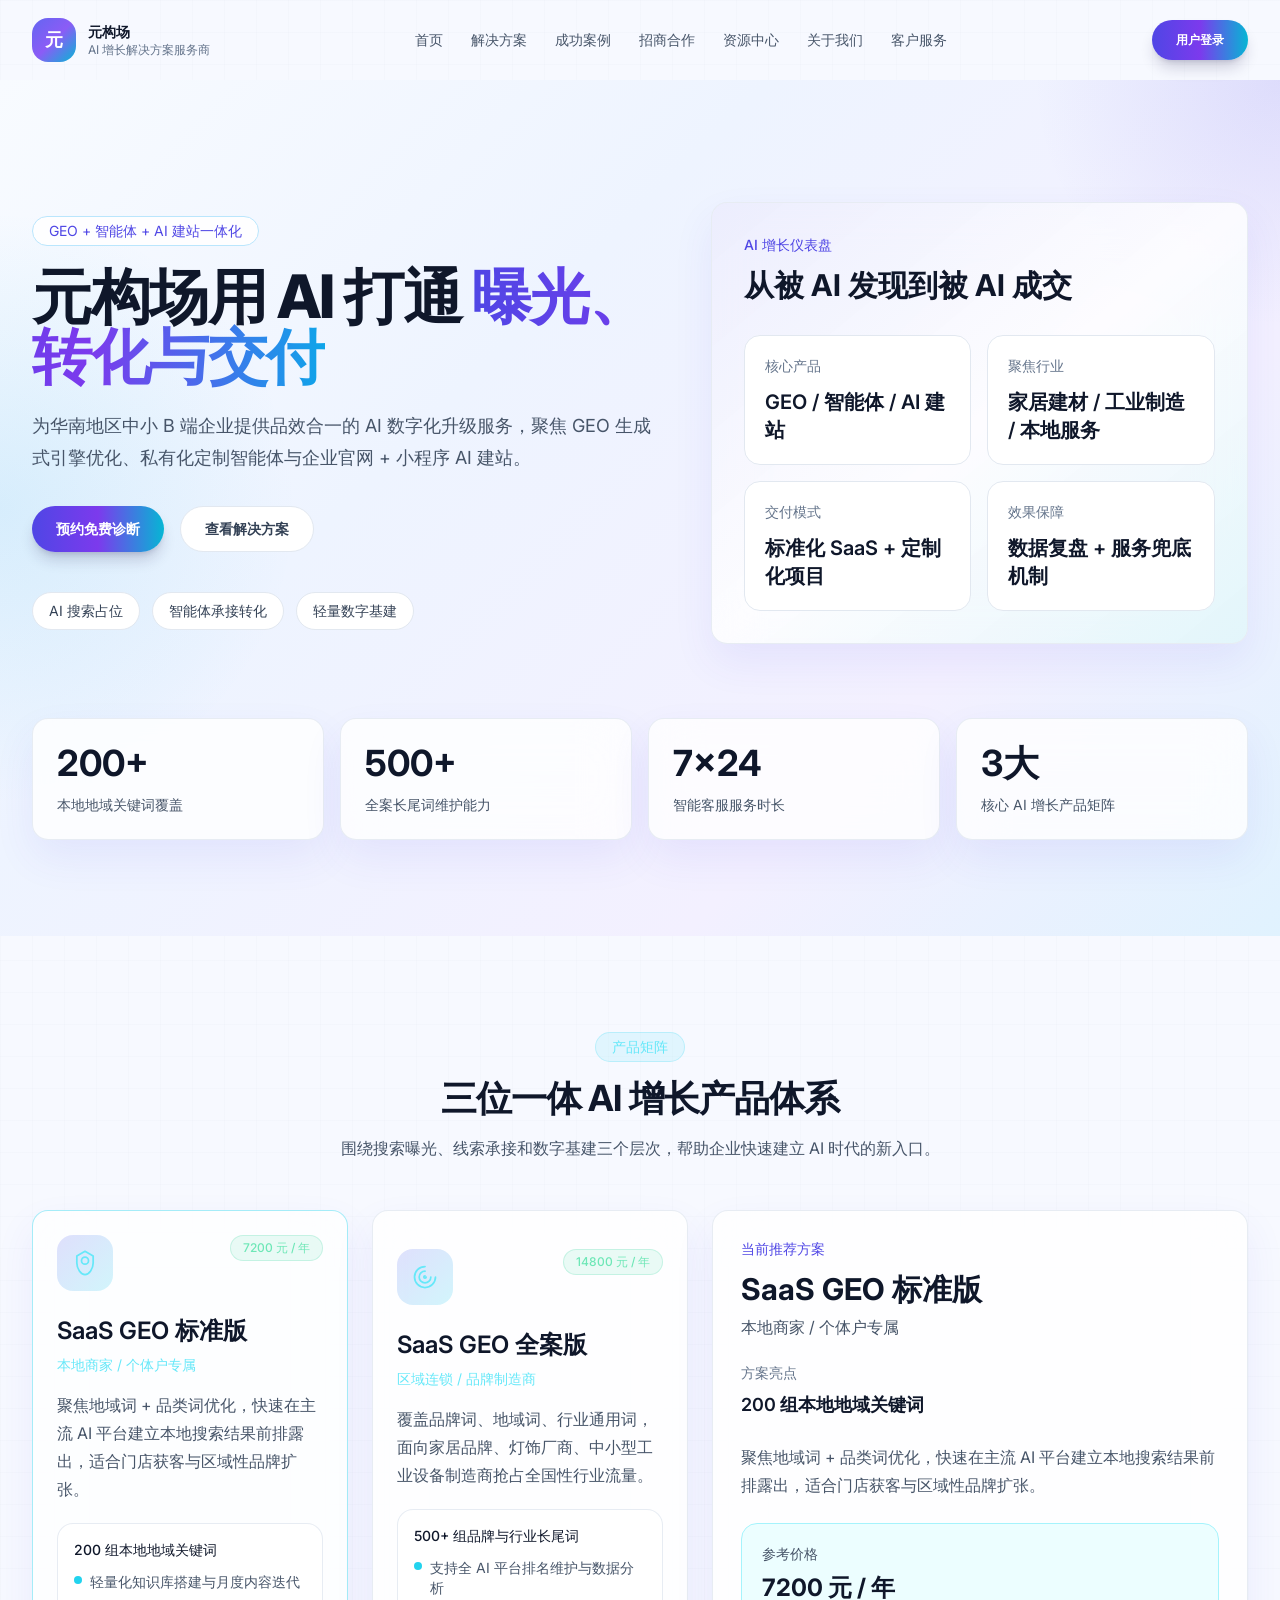
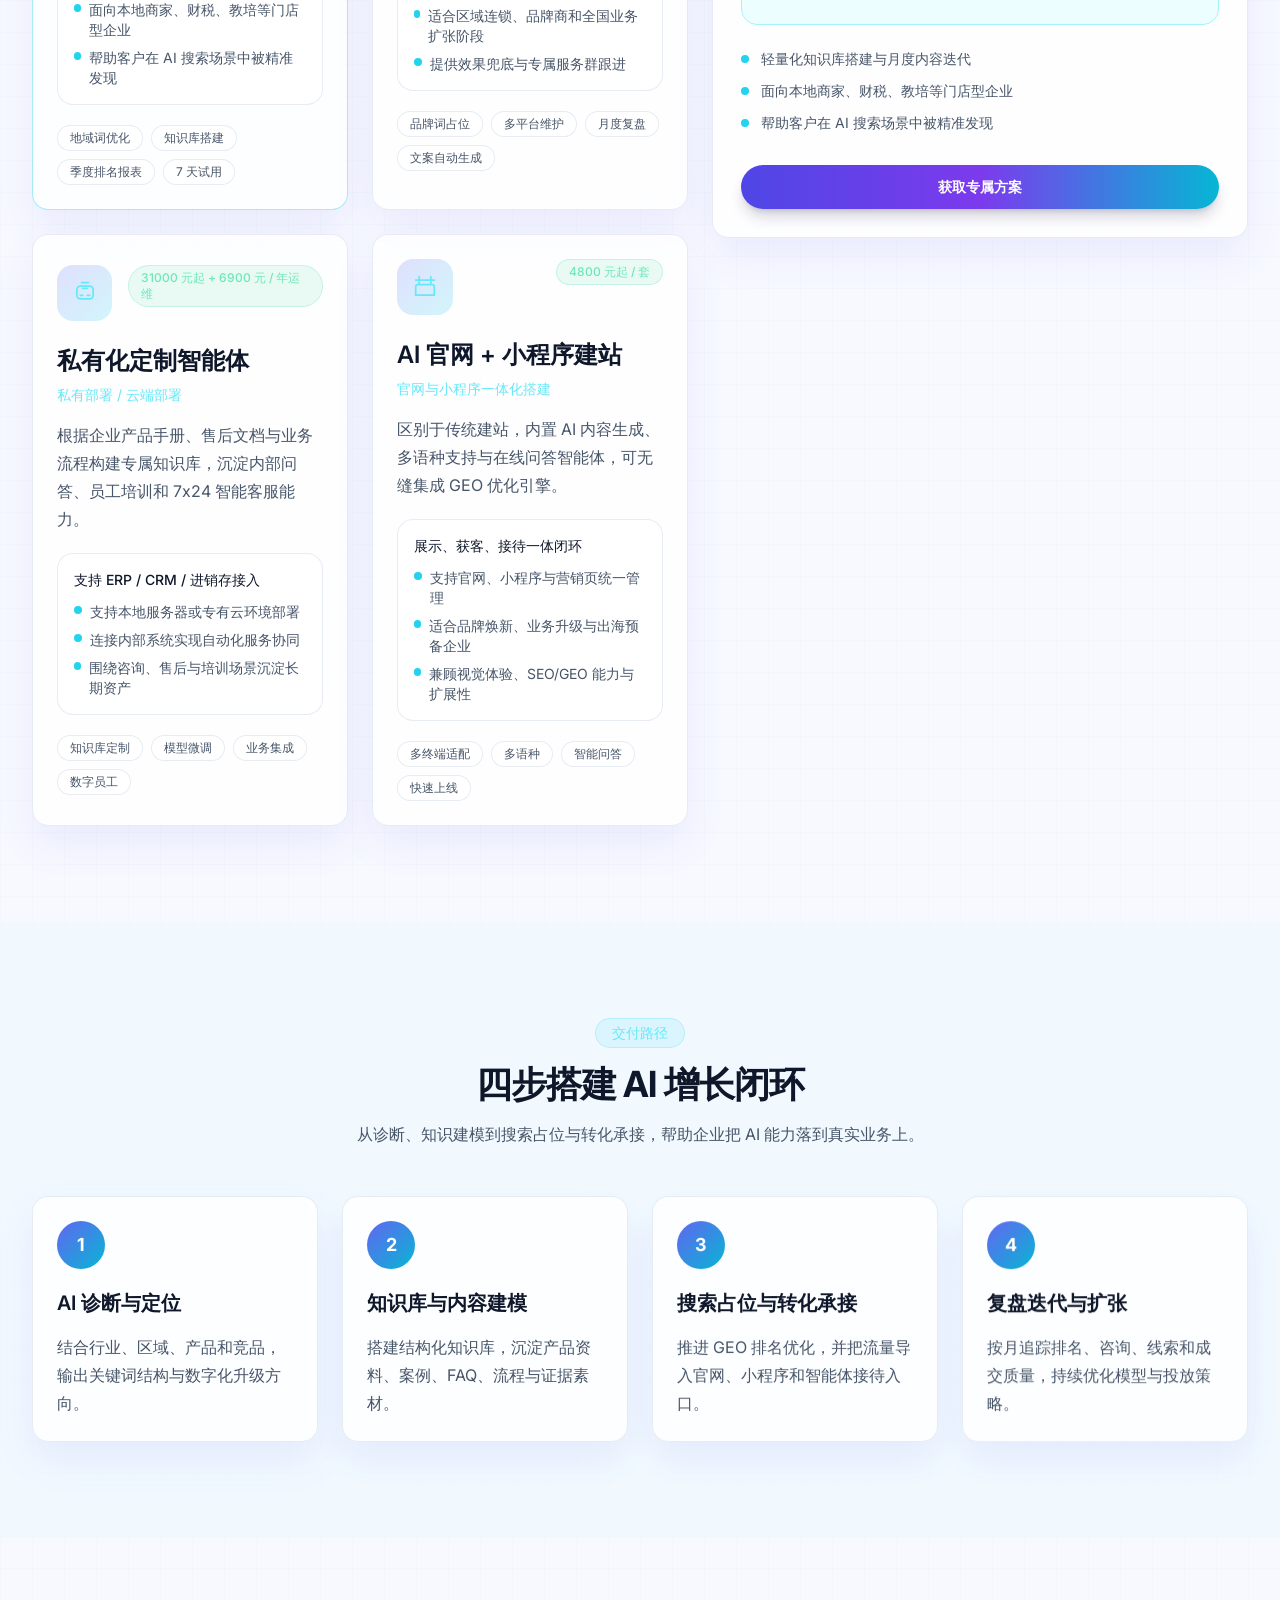
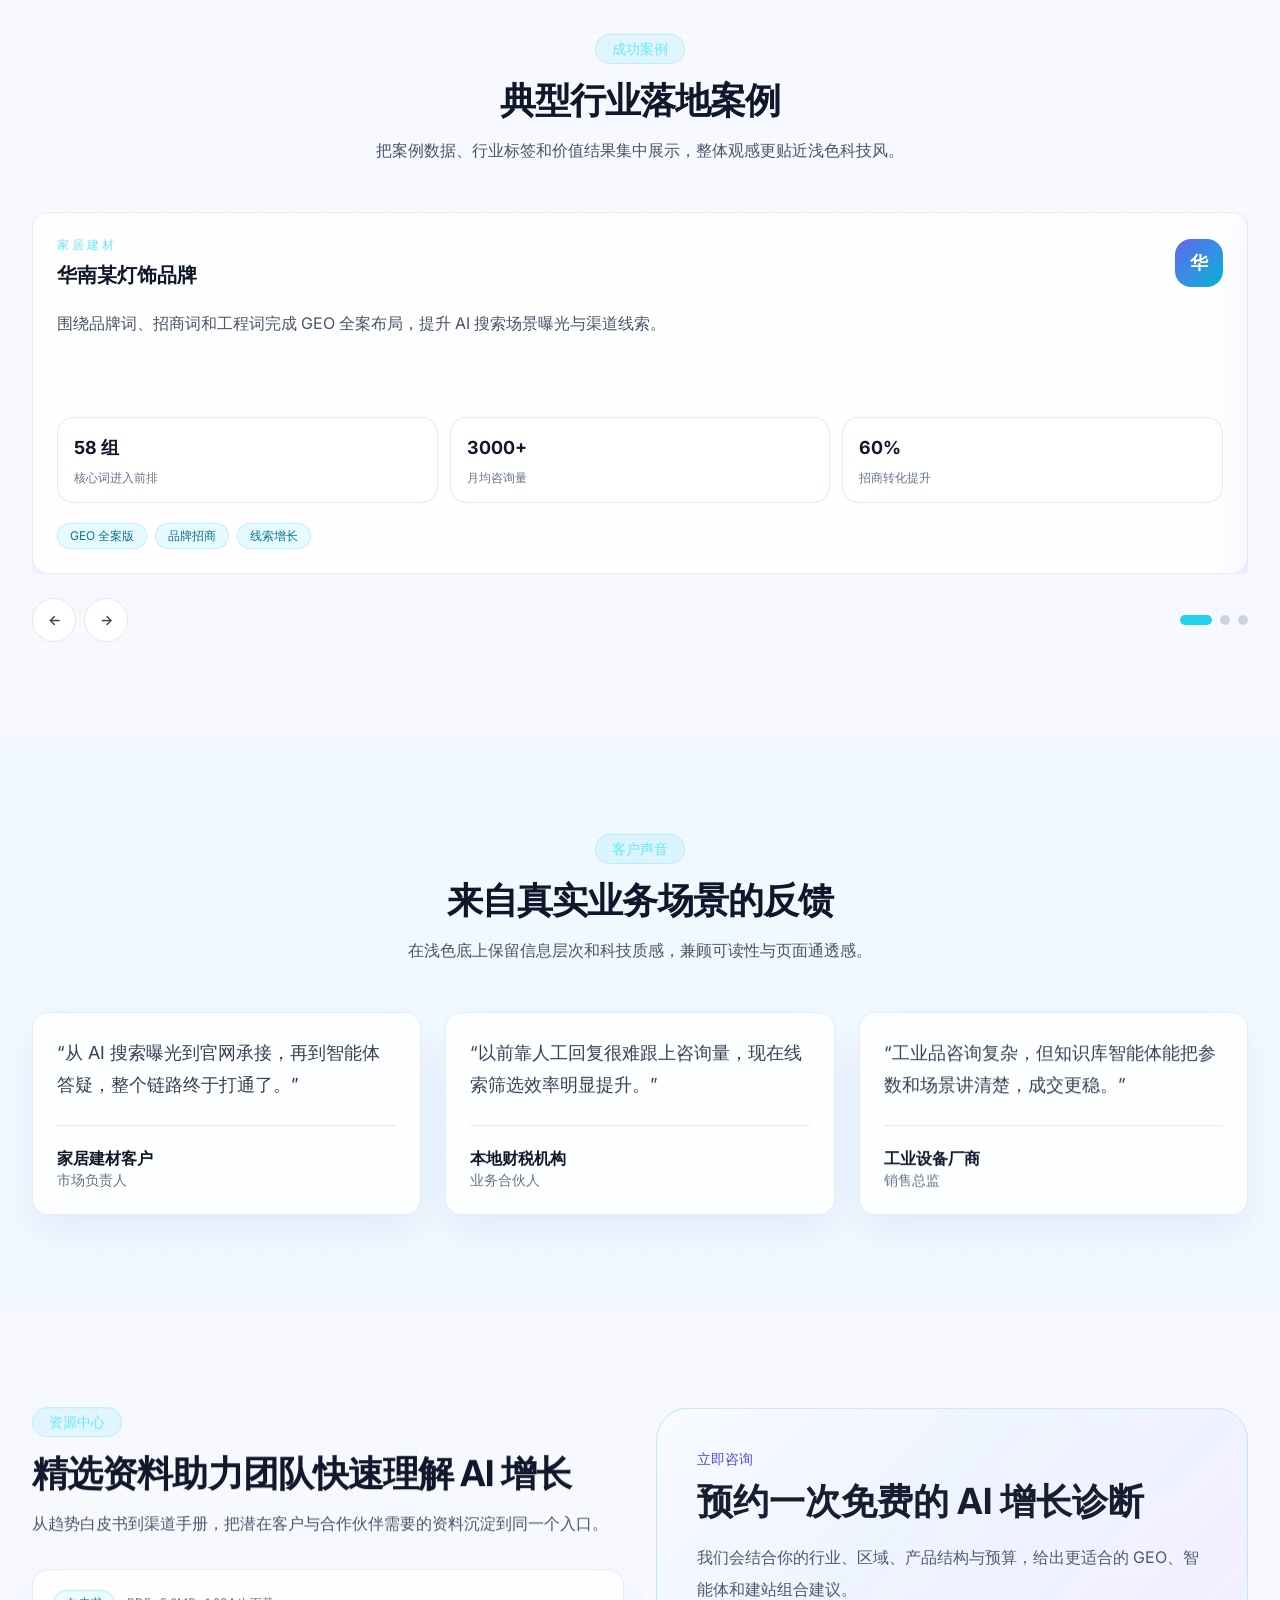
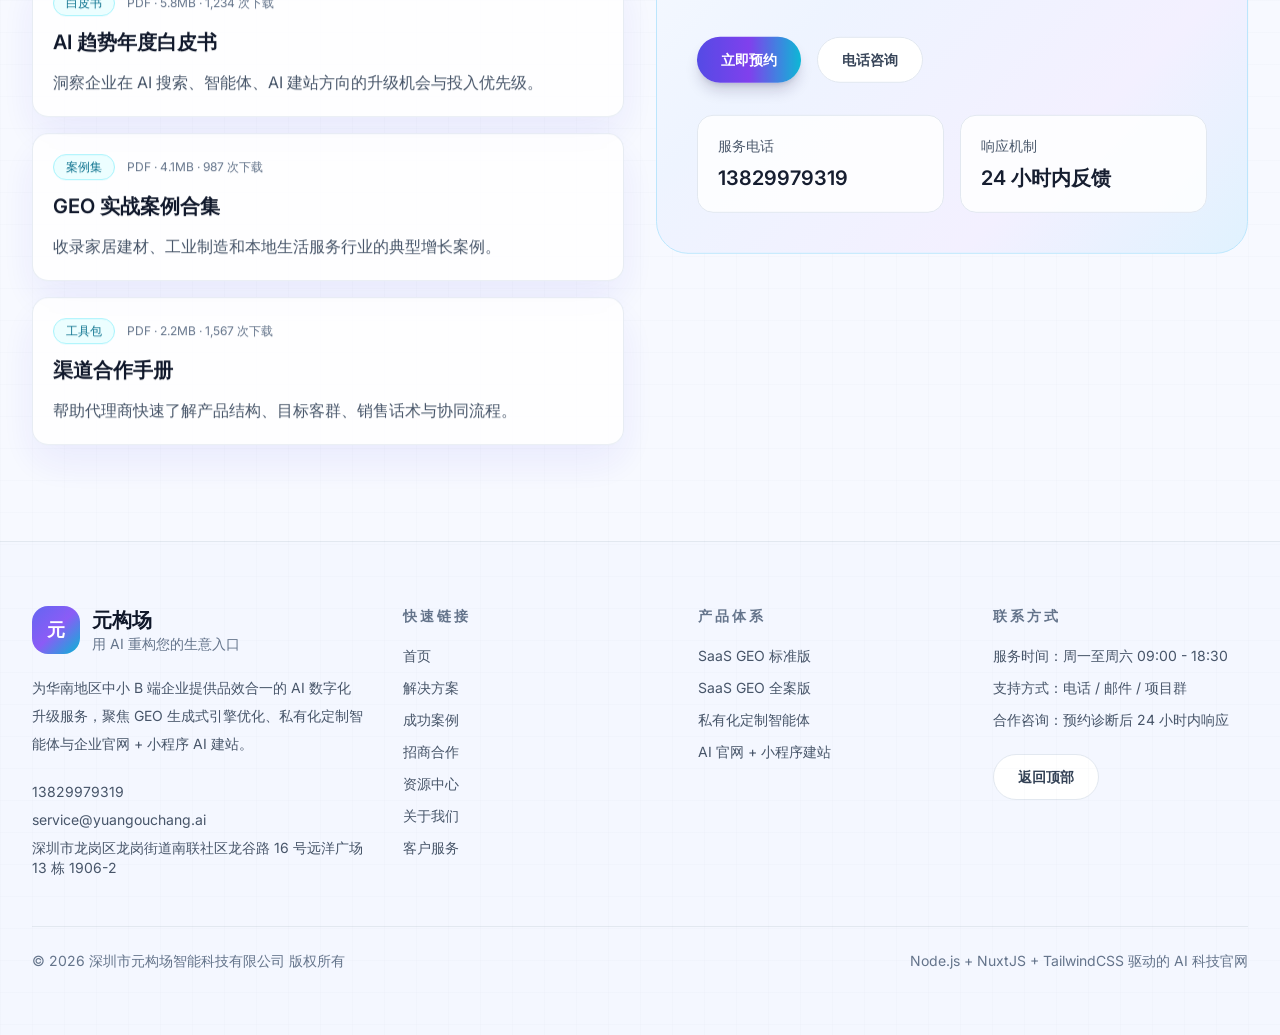
<file: index.html>
<!DOCTYPE html><html><head><meta charset="utf-8"><meta name="viewport" content="width=device-width, initial-scale=1"><title>首页 | 元构场智能科技</title><link rel="preconnect" href="https://fonts.googleapis.com"><link rel="preconnect" href="https://fonts.gstatic.com" crossorigin><link rel="stylesheet" href="https://fonts.googleapis.com/css2?family=Inter:wght@400;500;600;700;800&display=swap"><link rel="stylesheet" href="/_nuxt/entry.Yz34FRP7.css" crossorigin><link rel="preload" as="fetch" crossorigin="anonymous" href="/_payload.json?abd4e509-36e8-41f1-ad02-b2e008f52acc"><link rel="modulepreload" as="script" crossorigin href="/_nuxt/B3jGc5Eu.js"><link rel="modulepreload" as="script" crossorigin href="/_nuxt/BafYOyKr.js"><link rel="modulepreload" as="script" crossorigin href="/_nuxt/KUqY1mNp.js"><link rel="modulepreload" as="script" crossorigin href="/_nuxt/BbCu6Sox.js"><link rel="modulepreload" as="script" crossorigin href="/_nuxt/Bdq40d5N.js"><link rel="modulepreload" as="script" crossorigin href="/_nuxt/BBz7vR9i.js"><link rel="modulepreload" as="script" crossorigin href="/_nuxt/BxI6Jj_k.js"><link rel="modulepreload" as="script" crossorigin href="/_nuxt/BZ3_0iXC.js"><link rel="modulepreload" as="script" crossorigin href="/_nuxt/BO_5bIrV.js"><link rel="modulepreload" as="script" crossorigin href="/_nuxt/Bt8_TRPI.js"><script type="module" src="/_nuxt/B3jGc5Eu.js" crossorigin></script><link rel="prefetch" as="script" crossorigin href="/_nuxt/DRc_zOxX.js"><link rel="prefetch" as="script" crossorigin href="/_nuxt/I2kGd5if.js"><meta name="description" content="元构场为家居建材、工业制造、本地生活服务企业提供从被 AI 发现到被 AI 成交的全链路增长方案。"><meta name="theme-color" content="#0f172a"><script id="unhead:payload" type="application/json">{"titleTemplate":"%s | 元构场智能科技"}</script></head><body><div id="__nuxt"><!--[--><div class="nuxt-loading-indicator" style="position:fixed;top:0;right:0;left:0;pointer-events:none;width:auto;height:3px;opacity:0;background:linear-gradient(90deg, #4f46e5, #7c3aed, #06b6d4);background-size:0% auto;transform:scaleX(0%);transform-origin:left;transition:transform 0.1s, height 0.4s, opacity 0.4s;z-index:999999;"></div><div class="relative min-h-screen overflow-x-hidden bg-[#f7f9ff] text-slate-900"><div class="pointer-events-none absolute inset-0 grid-overlay opacity-40"></div><header class="fixed inset-x-0 top-0 z-50 transition-all duration-300 bg-transparent"><div class="site-container"><div class="flex h-20 items-center justify-between gap-4"><a aria-current="page" href="/" class="router-link-active router-link-exact-active flex items-center gap-3"><div class="flex h-11 w-11 items-center justify-center rounded-2xl bg-gradient-to-br from-indigo-500 via-violet-500 to-cyan-500 text-lg font-extrabold text-white"> 元 </div><div><div class="text-sm font-semibold text-slate-900">元构场</div><div class="text-xs text-slate-500"> AI 增长解决方案服务商 </div></div></a><nav class="hidden items-center gap-7 lg:flex"><!--[--><a aria-current="page" href="/" class="router-link-active router-link-exact-active text-sm text-slate-600 hover:text-indigo-600 text-indigo-600">首页</a><a href="/solutions" class="text-sm text-slate-600 hover:text-indigo-600">解决方案</a><a href="/cases" class="text-sm text-slate-600 hover:text-indigo-600">成功案例</a><a href="/partnership" class="text-sm text-slate-600 hover:text-indigo-600">招商合作</a><a href="/resources" class="text-sm text-slate-600 hover:text-indigo-600">资源中心</a><a href="/about" class="text-sm text-slate-600 hover:text-indigo-600">关于我们</a><a href="/support" class="text-sm text-slate-600 hover:text-indigo-600">客户服务</a><!--]--></nav><div class="hidden items-center gap-3 lg:flex"><a href="/support" class="btn-primary text-xs"> 用户登录 </a></div><button type="button" class="inline-flex h-11 w-11 items-center justify-center rounded-full border border-slate-200 bg-white/90 text-slate-700 lg:hidden" aria-label="切换导航"><span class="space-y-1.5"><span class="block h-0.5 w-5 bg-current"></span><span class="block h-0.5 w-5 bg-current"></span><span class="block h-0.5 w-5 bg-current"></span></span></button></div></div><!----></header><main class="relative pt-20"><!--[--><div><section class="hero-gradient noise-mask relative overflow-hidden"><div class="absolute inset-0 bg-[radial-gradient(circle_at_top_right,rgba(79,70,229,0.12),transparent_16%),radial-gradient(circle_at_left,rgba(14,165,233,0.12),transparent_22%)]"></div><div class="site-container relative section-shell"><div class="grid items-center gap-12 lg:grid-cols-[1.08fr_0.92fr]"><div><!--[--><div class="max-w-3xl py-10"><p class="mb-5 inline-flex rounded-full border border-sky-200 bg-white/90 px-4 py-1 text-sm text-indigo-600"> GEO + 智能体 + AI 建站一体化 </p><h1 class="title-xl">元构场用 AI 打通 <span class="text-gradient">曝光、转化与交付</span></h1><p class="mt-6 max-w-2xl text-lg leading-8 text-slate-600">为华南地区中小 B 端企业提供品效合一的 AI 数字化升级服务，聚焦 GEO 生成式引擎优化、私有化定制智能体与企业官网 + 小程序 AI 建站。</p><div class="mt-8 flex flex-wrap gap-4"><a href="/support" class="btn-primary"> 预约免费诊断 </a><a href="/solutions" class="btn-secondary"> 查看解决方案 </a></div><div class="mt-10 flex flex-wrap gap-3"><!--[--><span class="rounded-full border border-slate-200 bg-white px-4 py-2 text-sm text-slate-700">AI 搜索占位</span><span class="rounded-full border border-slate-200 bg-white px-4 py-2 text-sm text-slate-700">智能体承接转化</span><span class="rounded-full border border-slate-200 bg-white px-4 py-2 text-sm text-slate-700">轻量数字基建</span><!--]--></div></div><!--]--></div><div><!--[--><div class="glass-panel relative overflow-hidden p-6 lg:p-8"><div class="absolute inset-0 bg-gradient-to-br from-indigo-500/10 via-transparent to-cyan-500/10"></div><div class="relative"><p class="text-sm font-medium text-indigo-600">AI 增长仪表盘</p><h2 class="mt-3 text-3xl font-bold text-slate-900"> 从被 AI 发现到被 AI 成交 </h2><div class="mt-8 grid gap-4 sm:grid-cols-2"><div class="rounded-2xl border border-slate-200 bg-white p-5"><p class="text-sm text-slate-500">核心产品</p><p class="mt-3 text-xl font-semibold text-slate-900">GEO / 智能体 / AI 建站</p></div><div class="rounded-2xl border border-slate-200 bg-white p-5"><p class="text-sm text-slate-500">聚焦行业</p><p class="mt-3 text-xl font-semibold text-slate-900">家居建材 / 工业制造 / 本地服务</p></div><div class="rounded-2xl border border-slate-200 bg-white p-5"><p class="text-sm text-slate-500">交付模式</p><p class="mt-3 text-xl font-semibold text-slate-900">标准化 SaaS + 定制化项目</p></div><div class="rounded-2xl border border-slate-200 bg-white p-5"><p class="text-sm text-slate-500">效果保障</p><p class="mt-3 text-xl font-semibold text-slate-900">数据复盘 + 服务兜底机制</p></div></div></div></div><!--]--></div></div><div class="mt-12 grid gap-4 sm:grid-cols-2 xl:grid-cols-4"><!--[--><div><!--[--><div class="glass-panel p-6"><div class="text-3xl font-bold text-slate-900 sm:text-4xl">0+</div><p class="mt-3 text-sm text-slate-600">本地地域关键词覆盖</p></div><!--]--></div><div><!--[--><div class="glass-panel p-6"><div class="text-3xl font-bold text-slate-900 sm:text-4xl">0+</div><p class="mt-3 text-sm text-slate-600">全案长尾词维护能力</p></div><!--]--></div><div><!--[--><div class="glass-panel p-6"><div class="text-3xl font-bold text-slate-900 sm:text-4xl">0x24</div><p class="mt-3 text-sm text-slate-600">智能客服服务时长</p></div><!--]--></div><div><!--[--><div class="glass-panel p-6"><div class="text-3xl font-bold text-slate-900 sm:text-4xl">0大</div><p class="mt-3 text-sm text-slate-600">核心 AI 增长产品矩阵</p></div><!--]--></div><!--]--></div></div></section><section class="section-shell"><div class="site-container"><div><!--[--><div class="mx-auto max-w-3xl text-center"><p class="mb-4 inline-flex rounded-full border border-cyan-400/20 bg-cyan-400/10 px-4 py-1 text-sm font-medium text-cyan-300">产品矩阵</p><h2 class="title-lg">三位一体 AI 增长产品体系</h2><p class="text-muted mt-4">围绕搜索曝光、线索承接和数字基建三个层次，帮助企业快速建立 AI 时代的新入口。</p></div><!--]--></div><div class="mt-12 grid gap-6 xl:grid-cols-[1.1fr_0.9fr]"><div class="grid gap-6 md:grid-cols-2"><!--[--><div><!--[--><button type="button" class="group glass-panel h-full w-full overflow-hidden p-6 text-left transition duration-300 hover:-translate-y-1 border-cyan-400/40 bg-white/75 shadow-cyan-500/10"><div class="flex items-start justify-between gap-4"><div class="flex h-14 w-14 items-center justify-center rounded-2xl bg-gradient-to-br from-indigo-500/20 to-cyan-400/20"><svg viewBox="0 0 24 24" fill="none" class="h-7 w-7 stroke-cyan-300" stroke-width="1.5"><path d="M12 2l7 4v6c0 5-3.5 9.7-7 10-3.5-.3-7-5-7-10V6l7-4zm0 5a3 3 0 100 6 3 3 0 000-6z" stroke-linecap="round" stroke-linejoin="round"></path></svg></div><span class="rounded-full border border-emerald-400/20 bg-emerald-400/10 px-3 py-1 text-xs font-medium text-emerald-300">7200 元 / 年</span></div><div class="mt-6"><h3 class="title-md">SaaS GEO 标准版</h3><p class="mt-2 text-sm text-cyan-300">本地商家 / 个体户专属</p><p class="text-muted mt-4">聚焦地域词 + 品类词优化，快速在主流 AI 平台建立本地搜索结果前排露出，适合门店获客与区域性品牌扩张。</p></div><div class="mt-5 rounded-2xl border border-slate-200/80 bg-white/85 p-4"><p class="text-sm font-medium text-slate-900">200 组本地地域关键词</p><ul class="mt-3 space-y-2 text-sm text-slate-600"><!--[--><li class="flex gap-2"><span class="mt-1 h-2 w-2 rounded-full bg-cyan-400"></span><span>轻量化知识库搭建与月度内容迭代</span></li><li class="flex gap-2"><span class="mt-1 h-2 w-2 rounded-full bg-cyan-400"></span><span>面向本地商家、财税、教培等门店型企业</span></li><li class="flex gap-2"><span class="mt-1 h-2 w-2 rounded-full bg-cyan-400"></span><span>帮助客户在 AI 搜索场景中被精准发现</span></li><!--]--></ul></div><div class="mt-5 flex flex-wrap gap-2"><!--[--><span class="rounded-full border border-slate-200/80 bg-white/85 px-3 py-1 text-xs text-slate-600">地域词优化</span><span class="rounded-full border border-slate-200/80 bg-white/85 px-3 py-1 text-xs text-slate-600">知识库搭建</span><span class="rounded-full border border-slate-200/80 bg-white/85 px-3 py-1 text-xs text-slate-600">季度排名报表</span><span class="rounded-full border border-slate-200/80 bg-white/85 px-3 py-1 text-xs text-slate-600">7 天试用</span><!--]--></div></button><!--]--></div><div><!--[--><button type="button" class="group glass-panel h-full w-full overflow-hidden p-6 text-left transition duration-300 hover:-translate-y-1"><div class="flex items-start justify-between gap-4"><div class="flex h-14 w-14 items-center justify-center rounded-2xl bg-gradient-to-br from-indigo-500/20 to-cyan-400/20"><svg viewBox="0 0 24 24" fill="none" class="h-7 w-7 stroke-cyan-300" stroke-width="1.5"><path d="M12 3a9 9 0 109 9M12 7a5 5 0 105 5M12 11a1 1 0 101 1" stroke-linecap="round" stroke-linejoin="round"></path></svg></div><span class="rounded-full border border-emerald-400/20 bg-emerald-400/10 px-3 py-1 text-xs font-medium text-emerald-300">14800 元 / 年</span></div><div class="mt-6"><h3 class="title-md">SaaS GEO 全案版</h3><p class="mt-2 text-sm text-cyan-300">区域连锁 / 品牌制造商</p><p class="text-muted mt-4">覆盖品牌词、地域词、行业通用词，面向家居品牌、灯饰厂商、中小型工业设备制造商抢占全国性行业流量。</p></div><div class="mt-5 rounded-2xl border border-slate-200/80 bg-white/85 p-4"><p class="text-sm font-medium text-slate-900">500+ 组品牌与行业长尾词</p><ul class="mt-3 space-y-2 text-sm text-slate-600"><!--[--><li class="flex gap-2"><span class="mt-1 h-2 w-2 rounded-full bg-cyan-400"></span><span>支持全 AI 平台排名维护与数据分析</span></li><li class="flex gap-2"><span class="mt-1 h-2 w-2 rounded-full bg-cyan-400"></span><span>适合区域连锁、品牌商和全国业务扩张阶段</span></li><li class="flex gap-2"><span class="mt-1 h-2 w-2 rounded-full bg-cyan-400"></span><span>提供效果兜底与专属服务群跟进</span></li><!--]--></ul></div><div class="mt-5 flex flex-wrap gap-2"><!--[--><span class="rounded-full border border-slate-200/80 bg-white/85 px-3 py-1 text-xs text-slate-600">品牌词占位</span><span class="rounded-full border border-slate-200/80 bg-white/85 px-3 py-1 text-xs text-slate-600">多平台维护</span><span class="rounded-full border border-slate-200/80 bg-white/85 px-3 py-1 text-xs text-slate-600">月度复盘</span><span class="rounded-full border border-slate-200/80 bg-white/85 px-3 py-1 text-xs text-slate-600">文案自动生成</span><!--]--></div></button><!--]--></div><div><!--[--><button type="button" class="group glass-panel h-full w-full overflow-hidden p-6 text-left transition duration-300 hover:-translate-y-1"><div class="flex items-start justify-between gap-4"><div class="flex h-14 w-14 items-center justify-center rounded-2xl bg-gradient-to-br from-indigo-500/20 to-cyan-400/20"><svg viewBox="0 0 24 24" fill="none" class="h-7 w-7 stroke-cyan-300" stroke-width="1.5"><path d="M9 3h6M10 8h4M8 6h8a3 3 0 013 3v5a3 3 0 01-3 3H8a3 3 0 01-3-3V9a3 3 0 013-3zm2 8H8m8 0h-2" stroke-linecap="round" stroke-linejoin="round"></path></svg></div><span class="rounded-full border border-emerald-400/20 bg-emerald-400/10 px-3 py-1 text-xs font-medium text-emerald-300">31000 元起 + 6900 元 / 年运维</span></div><div class="mt-6"><h3 class="title-md">私有化定制智能体</h3><p class="mt-2 text-sm text-cyan-300">私有部署 / 云端部署</p><p class="text-muted mt-4">根据企业产品手册、售后文档与业务流程构建专属知识库，沉淀内部问答、员工培训和 7x24 智能客服能力。</p></div><div class="mt-5 rounded-2xl border border-slate-200/80 bg-white/85 p-4"><p class="text-sm font-medium text-slate-900">支持 ERP / CRM / 进销存接入</p><ul class="mt-3 space-y-2 text-sm text-slate-600"><!--[--><li class="flex gap-2"><span class="mt-1 h-2 w-2 rounded-full bg-cyan-400"></span><span>支持本地服务器或专有云环境部署</span></li><li class="flex gap-2"><span class="mt-1 h-2 w-2 rounded-full bg-cyan-400"></span><span>连接内部系统实现自动化服务协同</span></li><li class="flex gap-2"><span class="mt-1 h-2 w-2 rounded-full bg-cyan-400"></span><span>围绕咨询、售后与培训场景沉淀长期资产</span></li><!--]--></ul></div><div class="mt-5 flex flex-wrap gap-2"><!--[--><span class="rounded-full border border-slate-200/80 bg-white/85 px-3 py-1 text-xs text-slate-600">知识库定制</span><span class="rounded-full border border-slate-200/80 bg-white/85 px-3 py-1 text-xs text-slate-600">模型微调</span><span class="rounded-full border border-slate-200/80 bg-white/85 px-3 py-1 text-xs text-slate-600">业务集成</span><span class="rounded-full border border-slate-200/80 bg-white/85 px-3 py-1 text-xs text-slate-600">数字员工</span><!--]--></div></button><!--]--></div><div><!--[--><button type="button" class="group glass-panel h-full w-full overflow-hidden p-6 text-left transition duration-300 hover:-translate-y-1"><div class="flex items-start justify-between gap-4"><div class="flex h-14 w-14 items-center justify-center rounded-2xl bg-gradient-to-br from-indigo-500/20 to-cyan-400/20"><svg viewBox="0 0 24 24" fill="none" class="h-7 w-7 stroke-cyan-300" stroke-width="1.5"><path d="M4 6h16M7 3v6m10-6v6M6 10h12a2 2 0 012 2v7H4v-7a2 2 0 012-2z" stroke-linecap="round" stroke-linejoin="round"></path></svg></div><span class="rounded-full border border-emerald-400/20 bg-emerald-400/10 px-3 py-1 text-xs font-medium text-emerald-300">4800 元起 / 套</span></div><div class="mt-6"><h3 class="title-md">AI 官网 + 小程序建站</h3><p class="mt-2 text-sm text-cyan-300">官网与小程序一体化搭建</p><p class="text-muted mt-4">区别于传统建站，内置 AI 内容生成、多语种支持与在线问答智能体，可无缝集成 GEO 优化引擎。</p></div><div class="mt-5 rounded-2xl border border-slate-200/80 bg-white/85 p-4"><p class="text-sm font-medium text-slate-900">展示、获客、接待一体闭环</p><ul class="mt-3 space-y-2 text-sm text-slate-600"><!--[--><li class="flex gap-2"><span class="mt-1 h-2 w-2 rounded-full bg-cyan-400"></span><span>支持官网、小程序与营销页统一管理</span></li><li class="flex gap-2"><span class="mt-1 h-2 w-2 rounded-full bg-cyan-400"></span><span>适合品牌焕新、业务升级与出海预备企业</span></li><li class="flex gap-2"><span class="mt-1 h-2 w-2 rounded-full bg-cyan-400"></span><span>兼顾视觉体验、SEO/GEO 能力与扩展性</span></li><!--]--></ul></div><div class="mt-5 flex flex-wrap gap-2"><!--[--><span class="rounded-full border border-slate-200/80 bg-white/85 px-3 py-1 text-xs text-slate-600">多终端适配</span><span class="rounded-full border border-slate-200/80 bg-white/85 px-3 py-1 text-xs text-slate-600">多语种</span><span class="rounded-full border border-slate-200/80 bg-white/85 px-3 py-1 text-xs text-slate-600">智能问答</span><span class="rounded-full border border-slate-200/80 bg-white/85 px-3 py-1 text-xs text-slate-600">快速上线</span><!--]--></div></button><!--]--></div><!--]--></div><div><!--[--><div class="glass-panel sticky top-28 p-7"><p class="text-sm text-indigo-600">当前推荐方案</p><h3 class="mt-3 text-3xl font-bold text-slate-900">SaaS GEO 标准版</h3><p class="mt-2 text-base text-slate-600">本地商家 / 个体户专属</p><p class="mt-6 text-sm text-slate-500">方案亮点</p><p class="mt-2 text-lg font-semibold text-slate-900">200 组本地地域关键词</p><p class="text-muted mt-6">聚焦地域词 + 品类词优化，快速在主流 AI 平台建立本地搜索结果前排露出，适合门店获客与区域性品牌扩张。</p><div class="mt-6 rounded-2xl border border-cyan-200 bg-cyan-50 p-5"><p class="text-sm text-slate-600">参考价格</p><p class="mt-2 text-2xl font-bold text-slate-900">7200 元 / 年</p></div><ul class="mt-6 space-y-3 text-sm text-slate-600"><!--[--><li class="flex gap-3"><span class="mt-1.5 h-2 w-2 rounded-full bg-cyan-400"></span><span>轻量化知识库搭建与月度内容迭代</span></li><li class="flex gap-3"><span class="mt-1.5 h-2 w-2 rounded-full bg-cyan-400"></span><span>面向本地商家、财税、教培等门店型企业</span></li><li class="flex gap-3"><span class="mt-1.5 h-2 w-2 rounded-full bg-cyan-400"></span><span>帮助客户在 AI 搜索场景中被精准发现</span></li><!--]--></ul><a href="/support" class="btn-primary mt-8 w-full"> 获取专属方案 </a></div><!--]--></div></div></div></section><section class="section-shell bg-sky-50/70"><div class="site-container"><div><!--[--><div class="mx-auto max-w-3xl text-center"><p class="mb-4 inline-flex rounded-full border border-cyan-400/20 bg-cyan-400/10 px-4 py-1 text-sm font-medium text-cyan-300">交付路径</p><h2 class="title-lg">四步搭建 AI 增长闭环</h2><p class="text-muted mt-4">从诊断、知识建模到搜索占位与转化承接，帮助企业把 AI 能力落到真实业务上。</p></div><!--]--></div><div class="mt-12 grid gap-6 lg:grid-cols-4"><!--[--><div><!--[--><div class="glass-panel h-full p-6"><div class="flex h-12 w-12 items-center justify-center rounded-full bg-gradient-to-br from-indigo-500 to-cyan-500 text-lg font-bold text-white">1</div><h3 class="mt-5 text-xl font-semibold text-slate-900">AI 诊断与定位</h3><p class="text-muted mt-4">结合行业、区域、产品和竞品，输出关键词结构与数字化升级方向。</p></div><!--]--></div><div><!--[--><div class="glass-panel h-full p-6"><div class="flex h-12 w-12 items-center justify-center rounded-full bg-gradient-to-br from-indigo-500 to-cyan-500 text-lg font-bold text-white">2</div><h3 class="mt-5 text-xl font-semibold text-slate-900">知识库与内容建模</h3><p class="text-muted mt-4">搭建结构化知识库，沉淀产品资料、案例、FAQ、流程与证据素材。</p></div><!--]--></div><div><!--[--><div class="glass-panel h-full p-6"><div class="flex h-12 w-12 items-center justify-center rounded-full bg-gradient-to-br from-indigo-500 to-cyan-500 text-lg font-bold text-white">3</div><h3 class="mt-5 text-xl font-semibold text-slate-900">搜索占位与转化承接</h3><p class="text-muted mt-4">推进 GEO 排名优化，并把流量导入官网、小程序和智能体接待入口。</p></div><!--]--></div><div><!--[--><div class="glass-panel h-full p-6"><div class="flex h-12 w-12 items-center justify-center rounded-full bg-gradient-to-br from-indigo-500 to-cyan-500 text-lg font-bold text-white">4</div><h3 class="mt-5 text-xl font-semibold text-slate-900">复盘迭代与扩张</h3><p class="text-muted mt-4">按月追踪排名、咨询、线索和成交质量，持续优化模型与投放策略。</p></div><!--]--></div><!--]--></div></div></section><section class="section-shell"><div class="site-container"><div><!--[--><div class="mx-auto max-w-3xl text-center"><p class="mb-4 inline-flex rounded-full border border-cyan-400/20 bg-cyan-400/10 px-4 py-1 text-sm font-medium text-cyan-300">成功案例</p><h2 class="title-lg">典型行业落地案例</h2><p class="text-muted mt-4">把案例数据、行业标签和价值结果集中展示，整体观感更贴近浅色科技风。</p></div><!--]--></div><div class="mt-12"><!--[--><div class="relative"><div class="overflow-hidden"><div class="flex transition-transform duration-500 ease-out" style="transform:translateX(-0%);"><!--[--><div class="min-w-full"><!--[--><article class="glass-panel h-full p-6"><div class="flex items-center justify-between gap-4"><div><p class="text-xs uppercase tracking-[0.25em] text-cyan-300">家居建材</p><h3 class="mt-2 text-xl font-semibold text-slate-900">华南某灯饰品牌</h3></div><div class="flex h-12 w-12 items-center justify-center rounded-2xl bg-gradient-to-br from-indigo-500 to-cyan-500 text-lg font-bold text-white">华</div></div><p class="text-muted mt-5 min-h-[84px]">围绕品牌词、招商词和工程词完成 GEO 全案布局，提升 AI 搜索场景曝光与渠道线索。</p><div class="mt-6 grid gap-3 sm:grid-cols-3"><!--[--><div class="rounded-2xl border border-slate-200/80 bg-white/80 p-4"><div class="text-lg font-bold text-slate-900">58 组</div><div class="mt-2 text-xs text-slate-500">核心词进入前排</div></div><div class="rounded-2xl border border-slate-200/80 bg-white/80 p-4"><div class="text-lg font-bold text-slate-900">3000+</div><div class="mt-2 text-xs text-slate-500">月均咨询量</div></div><div class="rounded-2xl border border-slate-200/80 bg-white/80 p-4"><div class="text-lg font-bold text-slate-900">60%</div><div class="mt-2 text-xs text-slate-500">招商转化提升</div></div><!--]--></div><div class="mt-5 flex flex-wrap gap-2"><!--[--><span class="rounded-full border border-cyan-400/20 bg-cyan-400/10 px-3 py-1 text-xs text-cyan-700">GEO 全案版</span><span class="rounded-full border border-cyan-400/20 bg-cyan-400/10 px-3 py-1 text-xs text-cyan-700">品牌招商</span><span class="rounded-full border border-cyan-400/20 bg-cyan-400/10 px-3 py-1 text-xs text-cyan-700">线索增长</span><!--]--></div></article><!--]--></div><div class="min-w-full"><!--[--><article class="glass-panel h-full p-6"><div class="flex items-center justify-between gap-4"><div><p class="text-xs uppercase tracking-[0.25em] text-cyan-300">本地生活服务</p><h3 class="mt-2 text-xl font-semibold text-slate-900">深圳某财税服务机构</h3></div><div class="flex h-12 w-12 items-center justify-center rounded-2xl bg-gradient-to-br from-indigo-500 to-cyan-500 text-lg font-bold text-white">深</div></div><p class="text-muted mt-5 min-h-[84px]">以地域词优化带动本地获客，并用在线智能体自动承接企业咨询与流程答疑。</p><div class="mt-6 grid gap-3 sm:grid-cols-3"><!--[--><div class="rounded-2xl border border-slate-200/80 bg-white/80 p-4"><div class="text-lg font-bold text-slate-900">200+</div><div class="mt-2 text-xs text-slate-500">地域词覆盖</div></div><div class="rounded-2xl border border-slate-200/80 bg-white/80 p-4"><div class="text-lg font-bold text-slate-900">35%</div><div class="mt-2 text-xs text-slate-500">7 日试用转化</div></div><div class="rounded-2xl border border-slate-200/80 bg-white/80 p-4"><div class="text-lg font-bold text-slate-900">45%</div><div class="mt-2 text-xs text-slate-500">人工客服负担下降</div></div><!--]--></div><div class="mt-5 flex flex-wrap gap-2"><!--[--><span class="rounded-full border border-cyan-400/20 bg-cyan-400/10 px-3 py-1 text-xs text-cyan-700">标准版</span><span class="rounded-full border border-cyan-400/20 bg-cyan-400/10 px-3 py-1 text-xs text-cyan-700">智能客服</span><span class="rounded-full border border-cyan-400/20 bg-cyan-400/10 px-3 py-1 text-xs text-cyan-700">本地搜索</span><!--]--></div></article><!--]--></div><div class="min-w-full"><!--[--><article class="glass-panel h-full p-6"><div class="flex items-center justify-between gap-4"><div><p class="text-xs uppercase tracking-[0.25em] text-cyan-300">工业制造</p><h3 class="mt-2 text-xl font-semibold text-slate-900">珠三角工业设备厂商</h3></div><div class="flex h-12 w-12 items-center justify-center rounded-2xl bg-gradient-to-br from-indigo-500 to-cyan-500 text-lg font-bold text-white">珠</div></div><p class="text-muted mt-5 min-h-[84px]">通过行业长尾词与产品知识库建设，在复杂产品咨询场景中实现 AI 精准推荐与售前答疑。</p><div class="mt-6 grid gap-3 sm:grid-cols-3"><!--[--><div class="rounded-2xl border border-slate-200/80 bg-white/80 p-4"><div class="text-lg font-bold text-slate-900">3.2x</div><div class="mt-2 text-xs text-slate-500">AI 平台曝光提升</div></div><div class="rounded-2xl border border-slate-200/80 bg-white/80 p-4"><div class="text-lg font-bold text-slate-900">80%</div><div class="mt-2 text-xs text-slate-500">有效商机率</div></div><div class="rounded-2xl border border-slate-200/80 bg-white/80 p-4"><div class="text-lg font-bold text-slate-900">107+</div><div class="mt-2 text-xs text-slate-500">月均表单量</div></div><!--]--></div><div class="mt-5 flex flex-wrap gap-2"><!--[--><span class="rounded-full border border-cyan-400/20 bg-cyan-400/10 px-3 py-1 text-xs text-cyan-700">工业制造</span><span class="rounded-full border border-cyan-400/20 bg-cyan-400/10 px-3 py-1 text-xs text-cyan-700">知识库</span><span class="rounded-full border border-cyan-400/20 bg-cyan-400/10 px-3 py-1 text-xs text-cyan-700">售前智能体</span><!--]--></div></article><!--]--></div><!--]--></div></div><div class="mt-6 flex items-center justify-between"><div class="flex gap-2"><button type="button" class="btn-secondary h-11 w-11 p-0" aria-label="上一项"> ← </button><button type="button" class="btn-secondary h-11 w-11 p-0" aria-label="下一项"> → </button></div><div class="flex items-center gap-2"><!--[--><button type="button" class="w-8 bg-cyan-400 h-2.5 rounded-full transition-all duration-300" aria-label="切换到第 1 项"></button><button type="button" class="w-2.5 bg-slate-300 h-2.5 rounded-full transition-all duration-300" aria-label="切换到第 2 项"></button><button type="button" class="w-2.5 bg-slate-300 h-2.5 rounded-full transition-all duration-300" aria-label="切换到第 3 项"></button><!--]--></div></div></div><!--]--></div></div></section><section class="section-shell bg-sky-50/70"><div class="site-container"><div><!--[--><div class="mx-auto max-w-3xl text-center"><p class="mb-4 inline-flex rounded-full border border-cyan-400/20 bg-cyan-400/10 px-4 py-1 text-sm font-medium text-cyan-300">客户声音</p><h2 class="title-lg">来自真实业务场景的反馈</h2><p class="text-muted mt-4">在浅色底上保留信息层次和科技质感，兼顾可读性与页面通透感。</p></div><!--]--></div><div class="mt-12 grid gap-6 lg:grid-cols-3"><!--[--><div><!--[--><div class="glass-panel h-full p-6"><p class="text-lg leading-8 text-slate-700"> “从 AI 搜索曝光到官网承接，再到智能体答疑，整个链路终于打通了。” </p><div class="mt-6 border-t border-slate-200 pt-5"><p class="font-semibold text-slate-900">家居建材客户</p><p class="text-sm text-slate-500">市场负责人</p></div></div><!--]--></div><div><!--[--><div class="glass-panel h-full p-6"><p class="text-lg leading-8 text-slate-700"> “以前靠人工回复很难跟上咨询量，现在线索筛选效率明显提升。” </p><div class="mt-6 border-t border-slate-200 pt-5"><p class="font-semibold text-slate-900">本地财税机构</p><p class="text-sm text-slate-500">业务合伙人</p></div></div><!--]--></div><div><!--[--><div class="glass-panel h-full p-6"><p class="text-lg leading-8 text-slate-700"> “工业品咨询复杂，但知识库智能体能把参数和场景讲清楚，成交更稳。” </p><div class="mt-6 border-t border-slate-200 pt-5"><p class="font-semibold text-slate-900">工业设备厂商</p><p class="text-sm text-slate-500">销售总监</p></div></div><!--]--></div><!--]--></div></div></section><section class="section-shell"><div class="site-container"><div class="grid gap-8 lg:grid-cols-[1fr_1fr]"><div><!--[--><div class="max-w-3xl"><p class="mb-4 inline-flex rounded-full border border-cyan-400/20 bg-cyan-400/10 px-4 py-1 text-sm font-medium text-cyan-300">资源中心</p><h2 class="title-lg">精选资料助力团队快速理解 AI 增长</h2><p class="text-muted mt-4">从趋势白皮书到渠道手册，把潜在客户与合作伙伴需要的资料沉淀到同一个入口。</p></div><div class="mt-8 space-y-4"><!--[--><div class="glass-panel p-5"><div class="flex flex-wrap items-center gap-3"><span class="rounded-full border border-cyan-200 bg-cyan-50 px-3 py-1 text-xs text-cyan-700">白皮书</span><span class="text-xs text-slate-500">PDF · 5.8MB · 1,234 次下载 </span></div><h3 class="mt-3 text-xl font-semibold text-slate-900">AI 趋势年度白皮书</h3><p class="text-muted mt-3">洞察企业在 AI 搜索、智能体、AI 建站方向的升级机会与投入优先级。</p></div><div class="glass-panel p-5"><div class="flex flex-wrap items-center gap-3"><span class="rounded-full border border-cyan-200 bg-cyan-50 px-3 py-1 text-xs text-cyan-700">案例集</span><span class="text-xs text-slate-500">PDF · 4.1MB · 987 次下载 </span></div><h3 class="mt-3 text-xl font-semibold text-slate-900">GEO 实战案例合集</h3><p class="text-muted mt-3">收录家居建材、工业制造和本地生活服务行业的典型增长案例。</p></div><div class="glass-panel p-5"><div class="flex flex-wrap items-center gap-3"><span class="rounded-full border border-cyan-200 bg-cyan-50 px-3 py-1 text-xs text-cyan-700">工具包</span><span class="text-xs text-slate-500">PDF · 2.2MB · 1,567 次下载 </span></div><h3 class="mt-3 text-xl font-semibold text-slate-900">渠道合作手册</h3><p class="text-muted mt-3">帮助代理商快速了解产品结构、目标客群、销售话术与协同流程。</p></div><!--]--></div><!--]--></div><div><!--[--><div class="hero-gradient noise-mask relative overflow-hidden rounded-[2rem] border border-sky-200 p-8 sm:p-10"><div class="relative"><p class="text-sm text-indigo-600">立即咨询</p><h2 class="mt-3 text-3xl font-bold text-slate-900 sm:text-4xl"> 预约一次免费的 AI 增长诊断 </h2><p class="mt-5 max-w-xl text-base leading-8 text-slate-600"> 我们会结合你的行业、区域、产品结构与预算，给出更适合的 GEO、智能体和建站组合建议。 </p><div class="mt-8 flex flex-wrap gap-4"><a href="/support" class="btn-primary"> 立即预约 </a><a href="tel:13829979319" class="btn-secondary"> 电话咨询 </a></div><div class="mt-8 grid gap-4 sm:grid-cols-2"><div class="rounded-2xl border border-slate-200 bg-white/85 p-5"><p class="text-sm text-slate-600">服务电话</p><p class="mt-2 text-xl font-semibold text-slate-900">13829979319</p></div><div class="rounded-2xl border border-slate-200 bg-white/85 p-5"><p class="text-sm text-slate-600">响应机制</p><p class="mt-2 text-xl font-semibold text-slate-900"> 24 小时内反馈 </p></div></div></div></div><!--]--></div></div></div></section></div><!--]--></main><footer class="border-t border-slate-200 bg-[#f4f7ff]"><div class="site-container py-16"><div class="grid gap-10 lg:grid-cols-[1.3fr_1fr_1fr_1fr]"><div><div class="flex items-center gap-3"><div class="flex h-12 w-12 items-center justify-center rounded-2xl bg-gradient-to-br from-indigo-500 via-violet-500 to-cyan-500 text-lg font-extrabold text-white"> 元 </div><div><h3 class="text-xl font-bold text-slate-900">元构场</h3><p class="text-sm text-slate-500">用 AI 重构您的生意入口</p></div></div><p class="mt-5 max-w-md text-sm leading-7 text-slate-600">为华南地区中小 B 端企业提供品效合一的 AI 数字化升级服务，聚焦 GEO 生成式引擎优化、私有化定制智能体与企业官网 + 小程序 AI 建站。</p><div class="mt-6 space-y-2 text-sm text-slate-600"><p>13829979319</p><p>service@yuangouchang.ai</p><p>深圳市龙岗区龙岗街道南联社区龙谷路 16 号远洋广场 13 栋 1906-2</p></div></div><div><h4 class="text-sm font-semibold uppercase tracking-[0.2em] text-slate-500"> 快速链接 </h4><div class="mt-5 space-y-3"><!--[--><a aria-current="page" href="/" class="router-link-active router-link-exact-active block text-sm text-slate-600 hover:text-indigo-600">首页</a><a href="/solutions" class="block text-sm text-slate-600 hover:text-indigo-600">解决方案</a><a href="/cases" class="block text-sm text-slate-600 hover:text-indigo-600">成功案例</a><a href="/partnership" class="block text-sm text-slate-600 hover:text-indigo-600">招商合作</a><a href="/resources" class="block text-sm text-slate-600 hover:text-indigo-600">资源中心</a><a href="/about" class="block text-sm text-slate-600 hover:text-indigo-600">关于我们</a><a href="/support" class="block text-sm text-slate-600 hover:text-indigo-600">客户服务</a><!--]--></div></div><div><h4 class="text-sm font-semibold uppercase tracking-[0.2em] text-slate-500"> 产品体系 </h4><div class="mt-5 space-y-3"><!--[--><p class="text-sm text-slate-600">SaaS GEO 标准版</p><p class="text-sm text-slate-600">SaaS GEO 全案版</p><p class="text-sm text-slate-600">私有化定制智能体</p><p class="text-sm text-slate-600">AI 官网 + 小程序建站</p><!--]--></div></div><div><h4 class="text-sm font-semibold uppercase tracking-[0.2em] text-slate-500"> 联系方式 </h4><div class="mt-5 space-y-3 text-sm text-slate-600"><p>服务时间：周一至周六 09:00 - 18:30</p><p>支持方式：电话 / 邮件 / 项目群</p><p>合作咨询：预约诊断后 24 小时内响应</p></div><button type="button" class="btn-secondary mt-6"> 返回顶部 </button></div></div><div class="mt-12 flex flex-col gap-4 border-t border-slate-200 pt-6 text-sm text-slate-500 lg:flex-row lg:items-center lg:justify-between"><p>© 2026 深圳市元构场智能科技有限公司 版权所有</p><p>Node.js + NuxtJS + TailwindCSS 驱动的 AI 科技官网</p></div></div></footer></div><!--]--></div><div id="teleports"></div><script>window.__NUXT__={};window.__NUXT__.config={public:{},app:{baseURL:"/",buildId:"abd4e509-36e8-41f1-ad02-b2e008f52acc",buildAssetsDir:"/_nuxt/",cdnURL:""}}</script><script type="application/json" data-nuxt-data="nuxt-app" data-ssr="true" id="__NUXT_DATA__" data-src="/_payload.json?abd4e509-36e8-41f1-ad02-b2e008f52acc">[{"state":1,"once":3,"_errors":4,"serverRendered":6,"path":7,"prerenderedAt":8},["Reactive",2],{},["Set"],["ShallowReactive",5],{},true,"\u002F",1782891055277]</script></body></html>
</file>
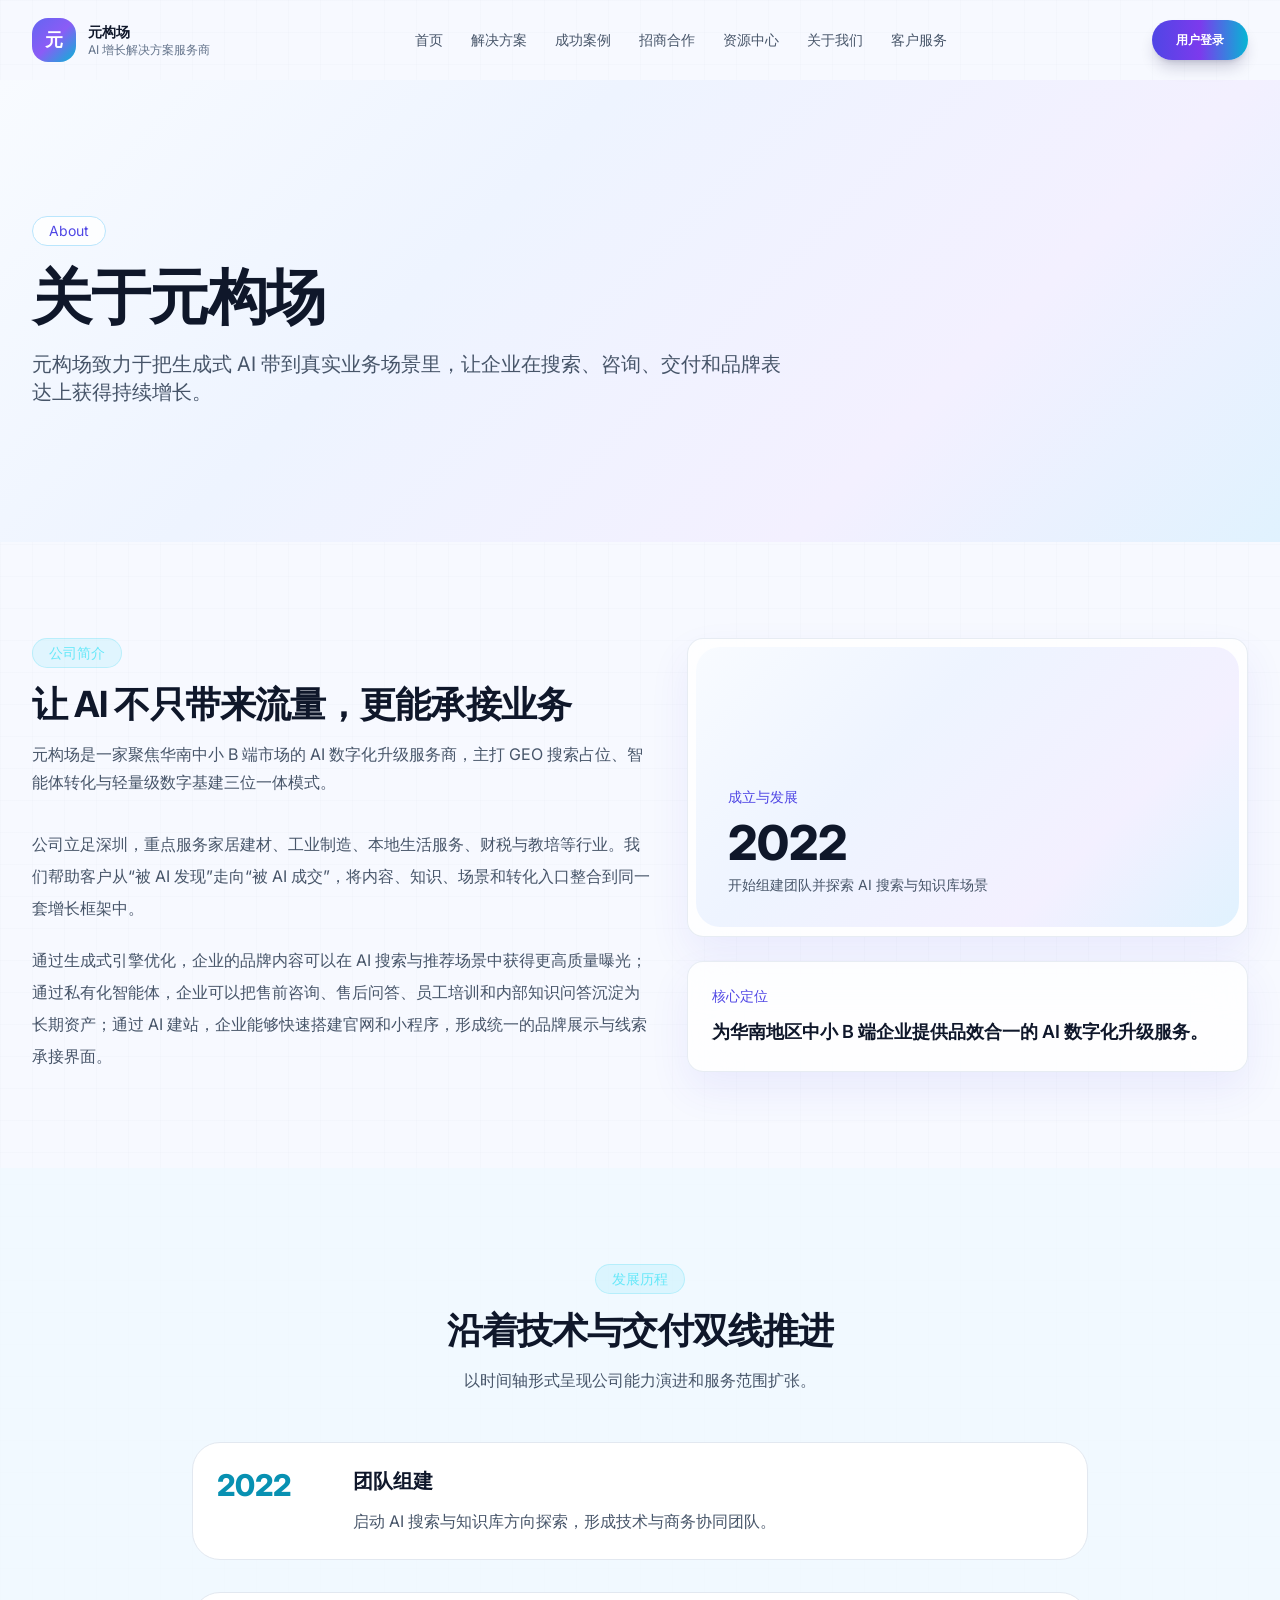
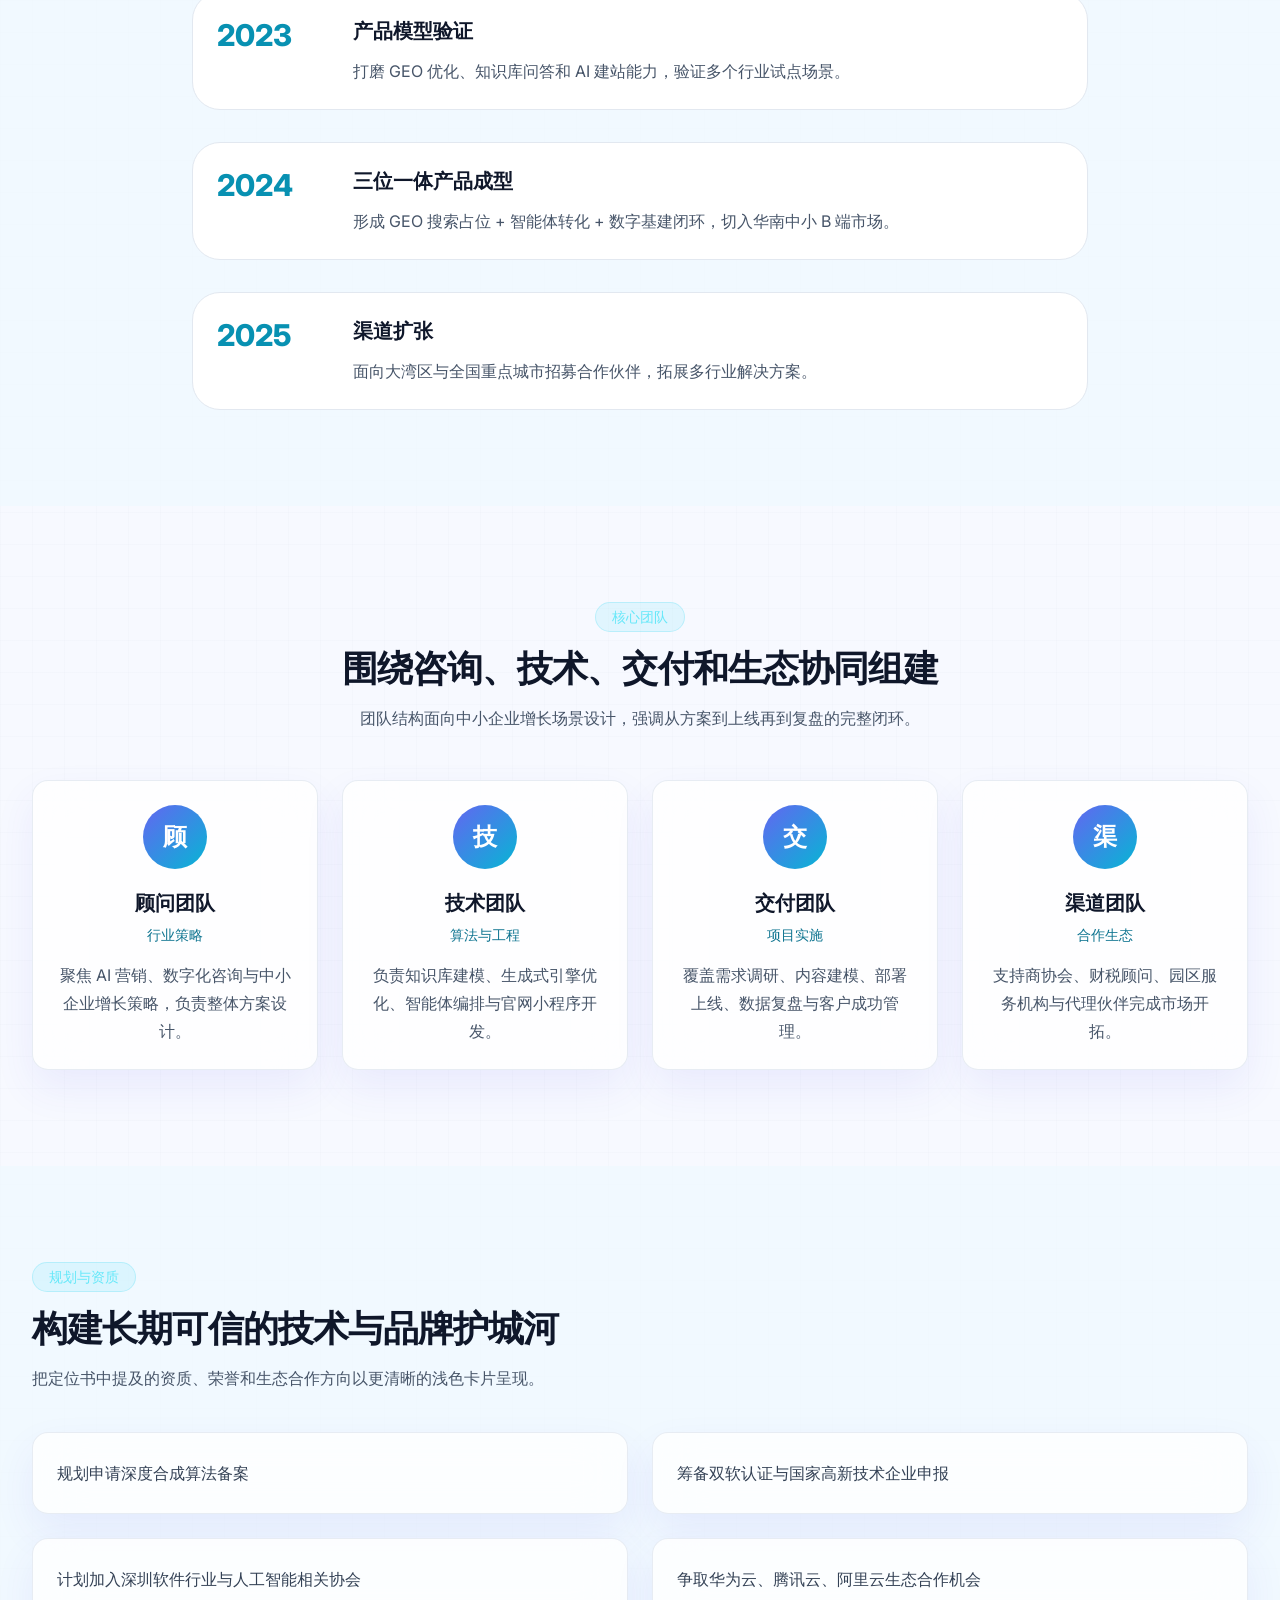
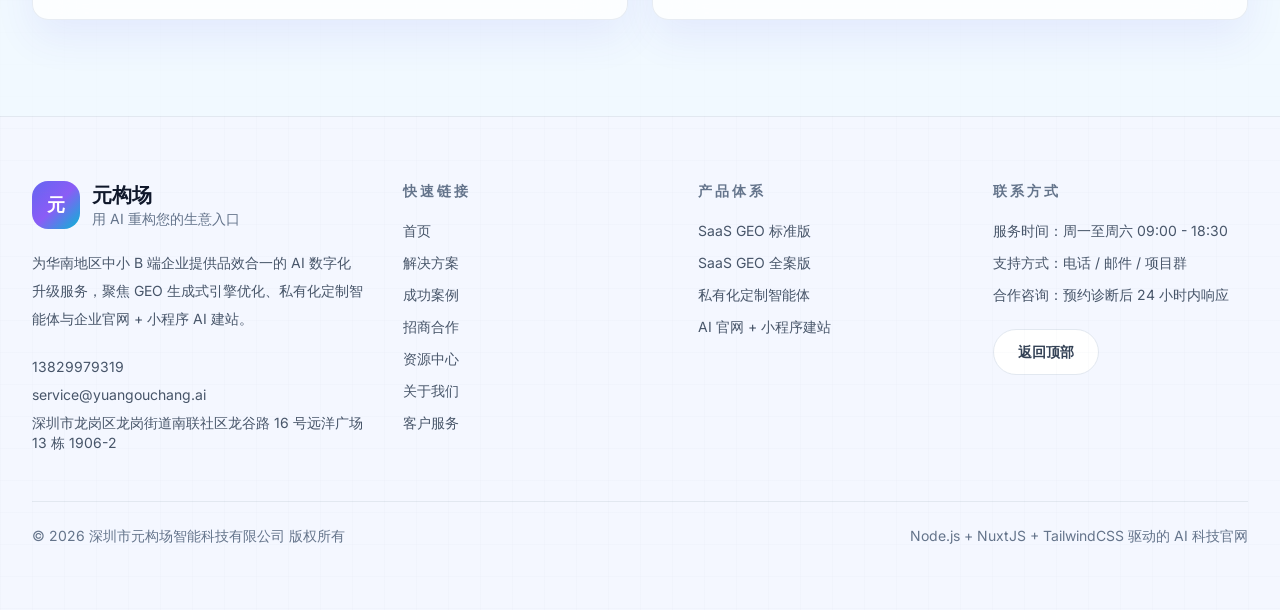
<file: about/index.html>
<!DOCTYPE html><html><head><meta charset="utf-8"><meta name="viewport" content="width=device-width, initial-scale=1"><title>关于我们 | 元构场智能科技</title><link rel="preconnect" href="https://fonts.googleapis.com"><link rel="preconnect" href="https://fonts.gstatic.com" crossorigin><link rel="stylesheet" href="https://fonts.googleapis.com/css2?family=Inter:wght@400;500;600;700;800&display=swap"><link rel="stylesheet" href="/_nuxt/entry.Yz34FRP7.css" crossorigin><link rel="preload" as="fetch" crossorigin="anonymous" href="/about/_payload.json?abd4e509-36e8-41f1-ad02-b2e008f52acc"><link rel="modulepreload" as="script" crossorigin href="/_nuxt/B3jGc5Eu.js"><link rel="modulepreload" as="script" crossorigin href="/_nuxt/BafYOyKr.js"><link rel="modulepreload" as="script" crossorigin href="/_nuxt/KUqY1mNp.js"><link rel="modulepreload" as="script" crossorigin href="/_nuxt/BbCu6Sox.js"><link rel="modulepreload" as="script" crossorigin href="/_nuxt/UkelSovM.js"><link rel="modulepreload" as="script" crossorigin href="/_nuxt/oriEEnln.js"><link rel="modulepreload" as="script" crossorigin href="/_nuxt/BZ3_0iXC.js"><link rel="modulepreload" as="script" crossorigin href="/_nuxt/Bt8_TRPI.js"><script type="module" src="/_nuxt/B3jGc5Eu.js" crossorigin></script><link rel="prefetch" as="script" crossorigin href="/_nuxt/DRc_zOxX.js"><link rel="prefetch" as="script" crossorigin href="/_nuxt/I2kGd5if.js"><meta name="description" content="元构场专注于为中小 B 端企业提供 AI 搜索、智能体与数字基建一体化服务。"><meta name="theme-color" content="#0f172a"><script id="unhead:payload" type="application/json">{"titleTemplate":"%s | 元构场智能科技"}</script></head><body><div id="__nuxt"><!--[--><div class="nuxt-loading-indicator" style="position:fixed;top:0;right:0;left:0;pointer-events:none;width:auto;height:3px;opacity:0;background:linear-gradient(90deg, #4f46e5, #7c3aed, #06b6d4);background-size:0% auto;transform:scaleX(0%);transform-origin:left;transition:transform 0.1s, height 0.4s, opacity 0.4s;z-index:999999;"></div><div class="relative min-h-screen overflow-x-hidden bg-[#f7f9ff] text-slate-900"><div class="pointer-events-none absolute inset-0 grid-overlay opacity-40"></div><header class="fixed inset-x-0 top-0 z-50 transition-all duration-300 bg-transparent"><div class="site-container"><div class="flex h-20 items-center justify-between gap-4"><a href="/" class="flex items-center gap-3"><div class="flex h-11 w-11 items-center justify-center rounded-2xl bg-gradient-to-br from-indigo-500 via-violet-500 to-cyan-500 text-lg font-extrabold text-white"> 元 </div><div><div class="text-sm font-semibold text-slate-900">元构场</div><div class="text-xs text-slate-500"> AI 增长解决方案服务商 </div></div></a><nav class="hidden items-center gap-7 lg:flex"><!--[--><a href="/" class="text-sm text-slate-600 hover:text-indigo-600">首页</a><a href="/solutions" class="text-sm text-slate-600 hover:text-indigo-600">解决方案</a><a href="/cases" class="text-sm text-slate-600 hover:text-indigo-600">成功案例</a><a href="/partnership" class="text-sm text-slate-600 hover:text-indigo-600">招商合作</a><a href="/resources" class="text-sm text-slate-600 hover:text-indigo-600">资源中心</a><a aria-current="page" href="/about" class="router-link-active router-link-exact-active text-sm text-slate-600 hover:text-indigo-600 text-indigo-600">关于我们</a><a href="/support" class="text-sm text-slate-600 hover:text-indigo-600">客户服务</a><!--]--></nav><div class="hidden items-center gap-3 lg:flex"><a href="/support" class="btn-primary text-xs"> 用户登录 </a></div><button type="button" class="inline-flex h-11 w-11 items-center justify-center rounded-full border border-slate-200 bg-white/90 text-slate-700 lg:hidden" aria-label="切换导航"><span class="space-y-1.5"><span class="block h-0.5 w-5 bg-current"></span><span class="block h-0.5 w-5 bg-current"></span><span class="block h-0.5 w-5 bg-current"></span></span></button></div></div><!----></header><main class="relative pt-20"><!--[--><div><section class="hero-gradient noise-mask relative overflow-hidden"><div class="site-container section-shell relative"><div class="max-w-4xl py-10"><p class="mb-5 inline-flex rounded-full border border-sky-200 bg-white/85 px-4 py-1 text-sm text-indigo-600">About</p><h1 class="title-xl">关于元构场</h1><p class="mt-6 max-w-3xl text-lg leading-8 text-slate-600 sm:text-xl">元构场致力于把生成式 AI 带到真实业务场景里，让企业在搜索、咨询、交付和品牌表达上获得持续增长。</p></div></div></section><section class="section-shell"><div class="site-container"><div class="grid gap-8 xl:grid-cols-[1fr_0.9fr]"><div><div class="max-w-3xl"><p class="mb-4 inline-flex rounded-full border border-cyan-400/20 bg-cyan-400/10 px-4 py-1 text-sm font-medium text-cyan-300">公司简介</p><h2 class="title-lg">让 AI 不只带来流量，更能承接业务</h2><p class="text-muted mt-4">元构场是一家聚焦华南中小 B 端市场的 AI 数字化升级服务商，主打 GEO 搜索占位、智能体转化与轻量级数字基建三位一体模式。</p></div><div class="mt-8 space-y-5 text-base leading-8 text-slate-600"><p> 公司立足深圳，重点服务家居建材、工业制造、本地生活服务、财税与教培等行业。我们帮助客户从“被 AI 发现”走向“被 AI 成交”，将内容、知识、场景和转化入口整合到同一套增长框架中。 </p><p> 通过生成式引擎优化，企业的品牌内容可以在 AI 搜索与推荐场景中获得更高质量曝光；通过私有化智能体，企业可以把售前咨询、售后问答、员工培训和内部知识问答沉淀为长期资产；通过 AI 建站，企业能够快速搭建官网和小程序，形成统一的品牌展示与线索承接界面。 </p></div></div><div class="grid gap-6"><div class="glass-panel overflow-hidden p-2"><div class="hero-gradient flex min-h-[280px] items-end rounded-[1.5rem] p-8"><div><p class="text-sm text-indigo-600">成立与发展</p><p class="mt-3 text-5xl font-extrabold text-slate-900">2022</p><p class="mt-2 text-sm text-slate-600">开始组建团队并探索 AI 搜索与知识库场景</p></div></div></div><div class="glass-panel p-6"><p class="text-sm text-indigo-600">核心定位</p><p class="mt-3 text-lg font-semibold text-slate-900"> 为华南地区中小 B 端企业提供品效合一的 AI 数字化升级服务。 </p></div></div></div></div></section><section class="section-shell bg-sky-50/70"><div class="site-container"><div class="mx-auto max-w-3xl text-center"><p class="mb-4 inline-flex rounded-full border border-cyan-400/20 bg-cyan-400/10 px-4 py-1 text-sm font-medium text-cyan-300">发展历程</p><h2 class="title-lg">沿着技术与交付双线推进</h2><p class="text-muted mt-4">以时间轴形式呈现公司能力演进和服务范围扩张。</p></div><div class="mt-12 mx-auto max-w-4xl space-y-8"><!--[--><div class="grid gap-4 rounded-[1.75rem] border border-slate-200 bg-white p-6 sm:grid-cols-[120px_1fr]"><div class="text-3xl font-extrabold text-cyan-600">2022</div><div><h3 class="text-xl font-semibold text-slate-900">团队组建</h3><p class="text-muted mt-3">启动 AI 搜索与知识库方向探索，形成技术与商务协同团队。</p></div></div><div class="grid gap-4 rounded-[1.75rem] border border-slate-200 bg-white p-6 sm:grid-cols-[120px_1fr]"><div class="text-3xl font-extrabold text-cyan-600">2023</div><div><h3 class="text-xl font-semibold text-slate-900">产品模型验证</h3><p class="text-muted mt-3">打磨 GEO 优化、知识库问答和 AI 建站能力，验证多个行业试点场景。</p></div></div><div class="grid gap-4 rounded-[1.75rem] border border-slate-200 bg-white p-6 sm:grid-cols-[120px_1fr]"><div class="text-3xl font-extrabold text-cyan-600">2024</div><div><h3 class="text-xl font-semibold text-slate-900">三位一体产品成型</h3><p class="text-muted mt-3">形成 GEO 搜索占位 + 智能体转化 + 数字基建闭环，切入华南中小 B 端市场。</p></div></div><div class="grid gap-4 rounded-[1.75rem] border border-slate-200 bg-white p-6 sm:grid-cols-[120px_1fr]"><div class="text-3xl font-extrabold text-cyan-600">2025</div><div><h3 class="text-xl font-semibold text-slate-900">渠道扩张</h3><p class="text-muted mt-3">面向大湾区与全国重点城市招募合作伙伴，拓展多行业解决方案。</p></div></div><!--]--></div></div></section><section class="section-shell"><div class="site-container"><div class="mx-auto max-w-3xl text-center"><p class="mb-4 inline-flex rounded-full border border-cyan-400/20 bg-cyan-400/10 px-4 py-1 text-sm font-medium text-cyan-300">核心团队</p><h2 class="title-lg">围绕咨询、技术、交付和生态协同组建</h2><p class="text-muted mt-4">团队结构面向中小企业增长场景设计，强调从方案到上线再到复盘的完整闭环。</p></div><div class="mt-12 grid gap-6 xl:grid-cols-4"><!--[--><div class="glass-panel h-full p-6 text-center"><div class="mx-auto flex h-16 w-16 items-center justify-center rounded-full bg-gradient-to-br from-indigo-500 to-cyan-500 text-2xl font-bold text-white">顾</div><h3 class="mt-5 text-xl font-semibold text-slate-900">顾问团队</h3><p class="mt-2 text-sm text-cyan-700">行业策略</p><p class="text-muted mt-4">聚焦 AI 营销、数字化咨询与中小企业增长策略，负责整体方案设计。</p></div><div class="glass-panel h-full p-6 text-center"><div class="mx-auto flex h-16 w-16 items-center justify-center rounded-full bg-gradient-to-br from-indigo-500 to-cyan-500 text-2xl font-bold text-white">技</div><h3 class="mt-5 text-xl font-semibold text-slate-900">技术团队</h3><p class="mt-2 text-sm text-cyan-700">算法与工程</p><p class="text-muted mt-4">负责知识库建模、生成式引擎优化、智能体编排与官网小程序开发。</p></div><div class="glass-panel h-full p-6 text-center"><div class="mx-auto flex h-16 w-16 items-center justify-center rounded-full bg-gradient-to-br from-indigo-500 to-cyan-500 text-2xl font-bold text-white">交</div><h3 class="mt-5 text-xl font-semibold text-slate-900">交付团队</h3><p class="mt-2 text-sm text-cyan-700">项目实施</p><p class="text-muted mt-4">覆盖需求调研、内容建模、部署上线、数据复盘与客户成功管理。</p></div><div class="glass-panel h-full p-6 text-center"><div class="mx-auto flex h-16 w-16 items-center justify-center rounded-full bg-gradient-to-br from-indigo-500 to-cyan-500 text-2xl font-bold text-white">渠</div><h3 class="mt-5 text-xl font-semibold text-slate-900">渠道团队</h3><p class="mt-2 text-sm text-cyan-700">合作生态</p><p class="text-muted mt-4">支持商协会、财税顾问、园区服务机构与代理伙伴完成市场开拓。</p></div><!--]--></div></div></section><section class="section-shell bg-sky-50/70"><div class="site-container"><div class="max-w-3xl"><p class="mb-4 inline-flex rounded-full border border-cyan-400/20 bg-cyan-400/10 px-4 py-1 text-sm font-medium text-cyan-300">规划与资质</p><h2 class="title-lg">构建长期可信的技术与品牌护城河</h2><p class="text-muted mt-4">把定位书中提及的资质、荣誉和生态合作方向以更清晰的浅色卡片呈现。</p></div><div class="mt-10 grid gap-6 lg:grid-cols-2"><!--[--><div class="glass-panel p-6"><p class="text-base leading-8 text-slate-700">规划申请深度合成算法备案</p></div><div class="glass-panel p-6"><p class="text-base leading-8 text-slate-700">筹备双软认证与国家高新技术企业申报</p></div><div class="glass-panel p-6"><p class="text-base leading-8 text-slate-700">计划加入深圳软件行业与人工智能相关协会</p></div><div class="glass-panel p-6"><p class="text-base leading-8 text-slate-700">争取华为云、腾讯云、阿里云生态合作机会</p></div><!--]--></div></div></section></div><!--]--></main><footer class="border-t border-slate-200 bg-[#f4f7ff]"><div class="site-container py-16"><div class="grid gap-10 lg:grid-cols-[1.3fr_1fr_1fr_1fr]"><div><div class="flex items-center gap-3"><div class="flex h-12 w-12 items-center justify-center rounded-2xl bg-gradient-to-br from-indigo-500 via-violet-500 to-cyan-500 text-lg font-extrabold text-white"> 元 </div><div><h3 class="text-xl font-bold text-slate-900">元构场</h3><p class="text-sm text-slate-500">用 AI 重构您的生意入口</p></div></div><p class="mt-5 max-w-md text-sm leading-7 text-slate-600">为华南地区中小 B 端企业提供品效合一的 AI 数字化升级服务，聚焦 GEO 生成式引擎优化、私有化定制智能体与企业官网 + 小程序 AI 建站。</p><div class="mt-6 space-y-2 text-sm text-slate-600"><p>13829979319</p><p>service@yuangouchang.ai</p><p>深圳市龙岗区龙岗街道南联社区龙谷路 16 号远洋广场 13 栋 1906-2</p></div></div><div><h4 class="text-sm font-semibold uppercase tracking-[0.2em] text-slate-500"> 快速链接 </h4><div class="mt-5 space-y-3"><!--[--><a href="/" class="block text-sm text-slate-600 hover:text-indigo-600">首页</a><a href="/solutions" class="block text-sm text-slate-600 hover:text-indigo-600">解决方案</a><a href="/cases" class="block text-sm text-slate-600 hover:text-indigo-600">成功案例</a><a href="/partnership" class="block text-sm text-slate-600 hover:text-indigo-600">招商合作</a><a href="/resources" class="block text-sm text-slate-600 hover:text-indigo-600">资源中心</a><a aria-current="page" href="/about" class="router-link-active router-link-exact-active block text-sm text-slate-600 hover:text-indigo-600">关于我们</a><a href="/support" class="block text-sm text-slate-600 hover:text-indigo-600">客户服务</a><!--]--></div></div><div><h4 class="text-sm font-semibold uppercase tracking-[0.2em] text-slate-500"> 产品体系 </h4><div class="mt-5 space-y-3"><!--[--><p class="text-sm text-slate-600">SaaS GEO 标准版</p><p class="text-sm text-slate-600">SaaS GEO 全案版</p><p class="text-sm text-slate-600">私有化定制智能体</p><p class="text-sm text-slate-600">AI 官网 + 小程序建站</p><!--]--></div></div><div><h4 class="text-sm font-semibold uppercase tracking-[0.2em] text-slate-500"> 联系方式 </h4><div class="mt-5 space-y-3 text-sm text-slate-600"><p>服务时间：周一至周六 09:00 - 18:30</p><p>支持方式：电话 / 邮件 / 项目群</p><p>合作咨询：预约诊断后 24 小时内响应</p></div><button type="button" class="btn-secondary mt-6"> 返回顶部 </button></div></div><div class="mt-12 flex flex-col gap-4 border-t border-slate-200 pt-6 text-sm text-slate-500 lg:flex-row lg:items-center lg:justify-between"><p>© 2026 深圳市元构场智能科技有限公司 版权所有</p><p>Node.js + NuxtJS + TailwindCSS 驱动的 AI 科技官网</p></div></div></footer></div><!--]--></div><div id="teleports"></div><script>window.__NUXT__={};window.__NUXT__.config={public:{},app:{baseURL:"/",buildId:"abd4e509-36e8-41f1-ad02-b2e008f52acc",buildAssetsDir:"/_nuxt/",cdnURL:""}}</script><script type="application/json" data-nuxt-data="nuxt-app" data-ssr="true" id="__NUXT_DATA__" data-src="/about/_payload.json?abd4e509-36e8-41f1-ad02-b2e008f52acc">[{"state":1,"once":3,"_errors":4,"serverRendered":6,"path":7,"prerenderedAt":8},["Reactive",2],{},["Set"],["ShallowReactive",5],{},true,"\u002Fabout",1782891055493]</script></body></html>
</file>
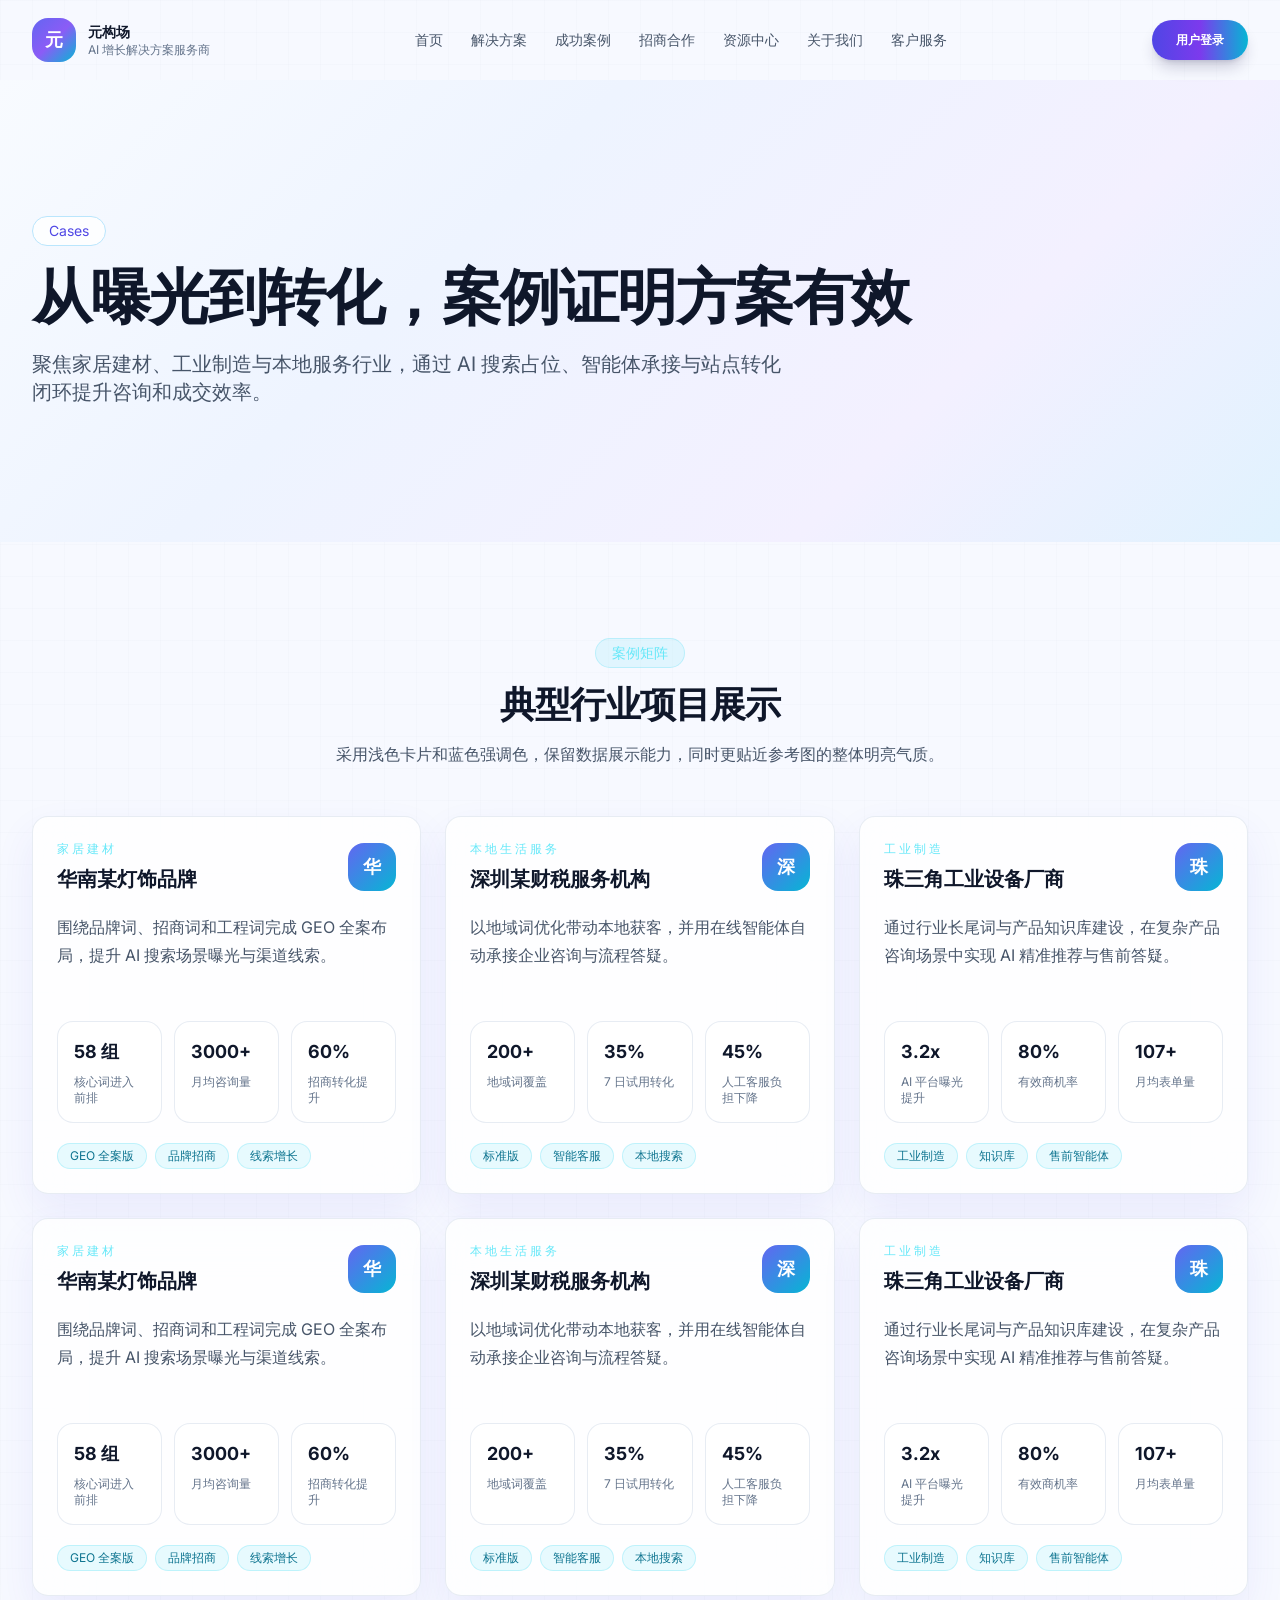
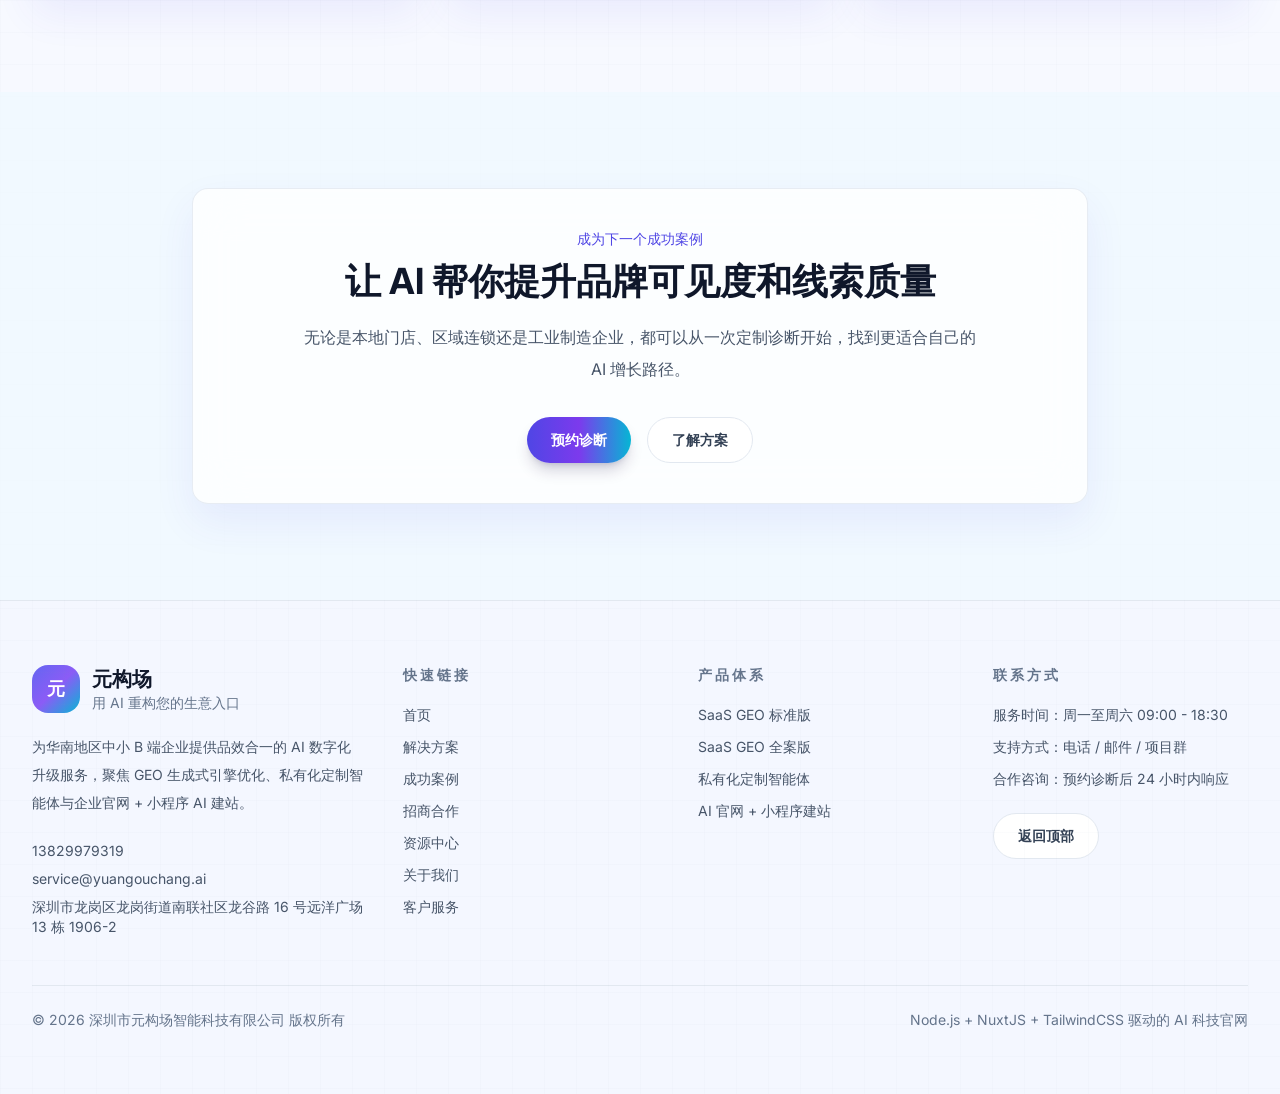
<file: cases/index.html>
<!DOCTYPE html><html><head><meta charset="utf-8"><meta name="viewport" content="width=device-width, initial-scale=1"><title>成功案例 | 元构场智能科技</title><link rel="preconnect" href="https://fonts.googleapis.com"><link rel="preconnect" href="https://fonts.gstatic.com" crossorigin><link rel="stylesheet" href="https://fonts.googleapis.com/css2?family=Inter:wght@400;500;600;700;800&display=swap"><link rel="stylesheet" href="/_nuxt/entry.Yz34FRP7.css" crossorigin><link rel="preload" as="fetch" crossorigin="anonymous" href="/cases/_payload.json?abd4e509-36e8-41f1-ad02-b2e008f52acc"><link rel="modulepreload" as="script" crossorigin href="/_nuxt/B3jGc5Eu.js"><link rel="modulepreload" as="script" crossorigin href="/_nuxt/BafYOyKr.js"><link rel="modulepreload" as="script" crossorigin href="/_nuxt/KUqY1mNp.js"><link rel="modulepreload" as="script" crossorigin href="/_nuxt/BbCu6Sox.js"><link rel="modulepreload" as="script" crossorigin href="/_nuxt/CBAn6hPJ.js"><link rel="modulepreload" as="script" crossorigin href="/_nuxt/oriEEnln.js"><link rel="modulepreload" as="script" crossorigin href="/_nuxt/BZ3_0iXC.js"><link rel="modulepreload" as="script" crossorigin href="/_nuxt/BO_5bIrV.js"><link rel="modulepreload" as="script" crossorigin href="/_nuxt/BBz7vR9i.js"><link rel="modulepreload" as="script" crossorigin href="/_nuxt/Bt8_TRPI.js"><script type="module" src="/_nuxt/B3jGc5Eu.js" crossorigin></script><link rel="prefetch" as="script" crossorigin href="/_nuxt/DRc_zOxX.js"><link rel="prefetch" as="script" crossorigin href="/_nuxt/I2kGd5if.js"><meta name="description" content="元构场服务于家居建材、工业制造、本地生活服务等行业的 AI 增长案例。"><meta name="theme-color" content="#0f172a"><script id="unhead:payload" type="application/json">{"titleTemplate":"%s | 元构场智能科技"}</script></head><body><div id="__nuxt"><!--[--><div class="nuxt-loading-indicator" style="position:fixed;top:0;right:0;left:0;pointer-events:none;width:auto;height:3px;opacity:0;background:linear-gradient(90deg, #4f46e5, #7c3aed, #06b6d4);background-size:0% auto;transform:scaleX(0%);transform-origin:left;transition:transform 0.1s, height 0.4s, opacity 0.4s;z-index:999999;"></div><div class="relative min-h-screen overflow-x-hidden bg-[#f7f9ff] text-slate-900"><div class="pointer-events-none absolute inset-0 grid-overlay opacity-40"></div><header class="fixed inset-x-0 top-0 z-50 transition-all duration-300 bg-transparent"><div class="site-container"><div class="flex h-20 items-center justify-between gap-4"><a href="/" class="flex items-center gap-3"><div class="flex h-11 w-11 items-center justify-center rounded-2xl bg-gradient-to-br from-indigo-500 via-violet-500 to-cyan-500 text-lg font-extrabold text-white"> 元 </div><div><div class="text-sm font-semibold text-slate-900">元构场</div><div class="text-xs text-slate-500"> AI 增长解决方案服务商 </div></div></a><nav class="hidden items-center gap-7 lg:flex"><!--[--><a href="/" class="text-sm text-slate-600 hover:text-indigo-600">首页</a><a href="/solutions" class="text-sm text-slate-600 hover:text-indigo-600">解决方案</a><a aria-current="page" href="/cases" class="router-link-active router-link-exact-active text-sm text-slate-600 hover:text-indigo-600 text-indigo-600">成功案例</a><a href="/partnership" class="text-sm text-slate-600 hover:text-indigo-600">招商合作</a><a href="/resources" class="text-sm text-slate-600 hover:text-indigo-600">资源中心</a><a href="/about" class="text-sm text-slate-600 hover:text-indigo-600">关于我们</a><a href="/support" class="text-sm text-slate-600 hover:text-indigo-600">客户服务</a><!--]--></nav><div class="hidden items-center gap-3 lg:flex"><a href="/support" class="btn-primary text-xs"> 用户登录 </a></div><button type="button" class="inline-flex h-11 w-11 items-center justify-center rounded-full border border-slate-200 bg-white/90 text-slate-700 lg:hidden" aria-label="切换导航"><span class="space-y-1.5"><span class="block h-0.5 w-5 bg-current"></span><span class="block h-0.5 w-5 bg-current"></span><span class="block h-0.5 w-5 bg-current"></span></span></button></div></div><!----></header><main class="relative pt-20"><!--[--><div><section class="hero-gradient noise-mask relative overflow-hidden"><div class="site-container section-shell relative"><div class="max-w-4xl py-10"><p class="mb-5 inline-flex rounded-full border border-sky-200 bg-white/85 px-4 py-1 text-sm text-indigo-600">Cases</p><h1 class="title-xl">从曝光到转化，案例证明方案有效</h1><p class="mt-6 max-w-3xl text-lg leading-8 text-slate-600 sm:text-xl">聚焦家居建材、工业制造与本地服务行业，通过 AI 搜索占位、智能体承接与站点转化闭环提升咨询和成交效率。</p></div></div></section><section class="section-shell"><div class="site-container"><div class="mx-auto max-w-3xl text-center"><p class="mb-4 inline-flex rounded-full border border-cyan-400/20 bg-cyan-400/10 px-4 py-1 text-sm font-medium text-cyan-300">案例矩阵</p><h2 class="title-lg">典型行业项目展示</h2><p class="text-muted mt-4">采用浅色卡片和蓝色强调色，保留数据展示能力，同时更贴近参考图的整体明亮气质。</p></div><div class="mt-12 grid gap-6 xl:grid-cols-3"><!--[--><article class="glass-panel h-full p-6"><div class="flex items-center justify-between gap-4"><div><p class="text-xs uppercase tracking-[0.25em] text-cyan-300">家居建材</p><h3 class="mt-2 text-xl font-semibold text-slate-900">华南某灯饰品牌</h3></div><div class="flex h-12 w-12 items-center justify-center rounded-2xl bg-gradient-to-br from-indigo-500 to-cyan-500 text-lg font-bold text-white">华</div></div><p class="text-muted mt-5 min-h-[84px]">围绕品牌词、招商词和工程词完成 GEO 全案布局，提升 AI 搜索场景曝光与渠道线索。</p><div class="mt-6 grid gap-3 sm:grid-cols-3"><!--[--><div class="rounded-2xl border border-slate-200/80 bg-white/80 p-4"><div class="text-lg font-bold text-slate-900">58 组</div><div class="mt-2 text-xs text-slate-500">核心词进入前排</div></div><div class="rounded-2xl border border-slate-200/80 bg-white/80 p-4"><div class="text-lg font-bold text-slate-900">3000+</div><div class="mt-2 text-xs text-slate-500">月均咨询量</div></div><div class="rounded-2xl border border-slate-200/80 bg-white/80 p-4"><div class="text-lg font-bold text-slate-900">60%</div><div class="mt-2 text-xs text-slate-500">招商转化提升</div></div><!--]--></div><div class="mt-5 flex flex-wrap gap-2"><!--[--><span class="rounded-full border border-cyan-400/20 bg-cyan-400/10 px-3 py-1 text-xs text-cyan-700">GEO 全案版</span><span class="rounded-full border border-cyan-400/20 bg-cyan-400/10 px-3 py-1 text-xs text-cyan-700">品牌招商</span><span class="rounded-full border border-cyan-400/20 bg-cyan-400/10 px-3 py-1 text-xs text-cyan-700">线索增长</span><!--]--></div></article><article class="glass-panel h-full p-6"><div class="flex items-center justify-between gap-4"><div><p class="text-xs uppercase tracking-[0.25em] text-cyan-300">本地生活服务</p><h3 class="mt-2 text-xl font-semibold text-slate-900">深圳某财税服务机构</h3></div><div class="flex h-12 w-12 items-center justify-center rounded-2xl bg-gradient-to-br from-indigo-500 to-cyan-500 text-lg font-bold text-white">深</div></div><p class="text-muted mt-5 min-h-[84px]">以地域词优化带动本地获客，并用在线智能体自动承接企业咨询与流程答疑。</p><div class="mt-6 grid gap-3 sm:grid-cols-3"><!--[--><div class="rounded-2xl border border-slate-200/80 bg-white/80 p-4"><div class="text-lg font-bold text-slate-900">200+</div><div class="mt-2 text-xs text-slate-500">地域词覆盖</div></div><div class="rounded-2xl border border-slate-200/80 bg-white/80 p-4"><div class="text-lg font-bold text-slate-900">35%</div><div class="mt-2 text-xs text-slate-500">7 日试用转化</div></div><div class="rounded-2xl border border-slate-200/80 bg-white/80 p-4"><div class="text-lg font-bold text-slate-900">45%</div><div class="mt-2 text-xs text-slate-500">人工客服负担下降</div></div><!--]--></div><div class="mt-5 flex flex-wrap gap-2"><!--[--><span class="rounded-full border border-cyan-400/20 bg-cyan-400/10 px-3 py-1 text-xs text-cyan-700">标准版</span><span class="rounded-full border border-cyan-400/20 bg-cyan-400/10 px-3 py-1 text-xs text-cyan-700">智能客服</span><span class="rounded-full border border-cyan-400/20 bg-cyan-400/10 px-3 py-1 text-xs text-cyan-700">本地搜索</span><!--]--></div></article><article class="glass-panel h-full p-6"><div class="flex items-center justify-between gap-4"><div><p class="text-xs uppercase tracking-[0.25em] text-cyan-300">工业制造</p><h3 class="mt-2 text-xl font-semibold text-slate-900">珠三角工业设备厂商</h3></div><div class="flex h-12 w-12 items-center justify-center rounded-2xl bg-gradient-to-br from-indigo-500 to-cyan-500 text-lg font-bold text-white">珠</div></div><p class="text-muted mt-5 min-h-[84px]">通过行业长尾词与产品知识库建设，在复杂产品咨询场景中实现 AI 精准推荐与售前答疑。</p><div class="mt-6 grid gap-3 sm:grid-cols-3"><!--[--><div class="rounded-2xl border border-slate-200/80 bg-white/80 p-4"><div class="text-lg font-bold text-slate-900">3.2x</div><div class="mt-2 text-xs text-slate-500">AI 平台曝光提升</div></div><div class="rounded-2xl border border-slate-200/80 bg-white/80 p-4"><div class="text-lg font-bold text-slate-900">80%</div><div class="mt-2 text-xs text-slate-500">有效商机率</div></div><div class="rounded-2xl border border-slate-200/80 bg-white/80 p-4"><div class="text-lg font-bold text-slate-900">107+</div><div class="mt-2 text-xs text-slate-500">月均表单量</div></div><!--]--></div><div class="mt-5 flex flex-wrap gap-2"><!--[--><span class="rounded-full border border-cyan-400/20 bg-cyan-400/10 px-3 py-1 text-xs text-cyan-700">工业制造</span><span class="rounded-full border border-cyan-400/20 bg-cyan-400/10 px-3 py-1 text-xs text-cyan-700">知识库</span><span class="rounded-full border border-cyan-400/20 bg-cyan-400/10 px-3 py-1 text-xs text-cyan-700">售前智能体</span><!--]--></div></article><article class="glass-panel h-full p-6"><div class="flex items-center justify-between gap-4"><div><p class="text-xs uppercase tracking-[0.25em] text-cyan-300">家居建材</p><h3 class="mt-2 text-xl font-semibold text-slate-900">华南某灯饰品牌</h3></div><div class="flex h-12 w-12 items-center justify-center rounded-2xl bg-gradient-to-br from-indigo-500 to-cyan-500 text-lg font-bold text-white">华</div></div><p class="text-muted mt-5 min-h-[84px]">围绕品牌词、招商词和工程词完成 GEO 全案布局，提升 AI 搜索场景曝光与渠道线索。</p><div class="mt-6 grid gap-3 sm:grid-cols-3"><!--[--><div class="rounded-2xl border border-slate-200/80 bg-white/80 p-4"><div class="text-lg font-bold text-slate-900">58 组</div><div class="mt-2 text-xs text-slate-500">核心词进入前排</div></div><div class="rounded-2xl border border-slate-200/80 bg-white/80 p-4"><div class="text-lg font-bold text-slate-900">3000+</div><div class="mt-2 text-xs text-slate-500">月均咨询量</div></div><div class="rounded-2xl border border-slate-200/80 bg-white/80 p-4"><div class="text-lg font-bold text-slate-900">60%</div><div class="mt-2 text-xs text-slate-500">招商转化提升</div></div><!--]--></div><div class="mt-5 flex flex-wrap gap-2"><!--[--><span class="rounded-full border border-cyan-400/20 bg-cyan-400/10 px-3 py-1 text-xs text-cyan-700">GEO 全案版</span><span class="rounded-full border border-cyan-400/20 bg-cyan-400/10 px-3 py-1 text-xs text-cyan-700">品牌招商</span><span class="rounded-full border border-cyan-400/20 bg-cyan-400/10 px-3 py-1 text-xs text-cyan-700">线索增长</span><!--]--></div></article><article class="glass-panel h-full p-6"><div class="flex items-center justify-between gap-4"><div><p class="text-xs uppercase tracking-[0.25em] text-cyan-300">本地生活服务</p><h3 class="mt-2 text-xl font-semibold text-slate-900">深圳某财税服务机构</h3></div><div class="flex h-12 w-12 items-center justify-center rounded-2xl bg-gradient-to-br from-indigo-500 to-cyan-500 text-lg font-bold text-white">深</div></div><p class="text-muted mt-5 min-h-[84px]">以地域词优化带动本地获客，并用在线智能体自动承接企业咨询与流程答疑。</p><div class="mt-6 grid gap-3 sm:grid-cols-3"><!--[--><div class="rounded-2xl border border-slate-200/80 bg-white/80 p-4"><div class="text-lg font-bold text-slate-900">200+</div><div class="mt-2 text-xs text-slate-500">地域词覆盖</div></div><div class="rounded-2xl border border-slate-200/80 bg-white/80 p-4"><div class="text-lg font-bold text-slate-900">35%</div><div class="mt-2 text-xs text-slate-500">7 日试用转化</div></div><div class="rounded-2xl border border-slate-200/80 bg-white/80 p-4"><div class="text-lg font-bold text-slate-900">45%</div><div class="mt-2 text-xs text-slate-500">人工客服负担下降</div></div><!--]--></div><div class="mt-5 flex flex-wrap gap-2"><!--[--><span class="rounded-full border border-cyan-400/20 bg-cyan-400/10 px-3 py-1 text-xs text-cyan-700">标准版</span><span class="rounded-full border border-cyan-400/20 bg-cyan-400/10 px-3 py-1 text-xs text-cyan-700">智能客服</span><span class="rounded-full border border-cyan-400/20 bg-cyan-400/10 px-3 py-1 text-xs text-cyan-700">本地搜索</span><!--]--></div></article><article class="glass-panel h-full p-6"><div class="flex items-center justify-between gap-4"><div><p class="text-xs uppercase tracking-[0.25em] text-cyan-300">工业制造</p><h3 class="mt-2 text-xl font-semibold text-slate-900">珠三角工业设备厂商</h3></div><div class="flex h-12 w-12 items-center justify-center rounded-2xl bg-gradient-to-br from-indigo-500 to-cyan-500 text-lg font-bold text-white">珠</div></div><p class="text-muted mt-5 min-h-[84px]">通过行业长尾词与产品知识库建设，在复杂产品咨询场景中实现 AI 精准推荐与售前答疑。</p><div class="mt-6 grid gap-3 sm:grid-cols-3"><!--[--><div class="rounded-2xl border border-slate-200/80 bg-white/80 p-4"><div class="text-lg font-bold text-slate-900">3.2x</div><div class="mt-2 text-xs text-slate-500">AI 平台曝光提升</div></div><div class="rounded-2xl border border-slate-200/80 bg-white/80 p-4"><div class="text-lg font-bold text-slate-900">80%</div><div class="mt-2 text-xs text-slate-500">有效商机率</div></div><div class="rounded-2xl border border-slate-200/80 bg-white/80 p-4"><div class="text-lg font-bold text-slate-900">107+</div><div class="mt-2 text-xs text-slate-500">月均表单量</div></div><!--]--></div><div class="mt-5 flex flex-wrap gap-2"><!--[--><span class="rounded-full border border-cyan-400/20 bg-cyan-400/10 px-3 py-1 text-xs text-cyan-700">工业制造</span><span class="rounded-full border border-cyan-400/20 bg-cyan-400/10 px-3 py-1 text-xs text-cyan-700">知识库</span><span class="rounded-full border border-cyan-400/20 bg-cyan-400/10 px-3 py-1 text-xs text-cyan-700">售前智能体</span><!--]--></div></article><!--]--></div></div></section><section class="section-shell bg-sky-50/70"><div class="site-container"><div class="glass-panel mx-auto max-w-4xl p-8 text-center sm:p-10"><p class="text-sm text-indigo-600">成为下一个成功案例</p><h2 class="mt-3 text-3xl font-bold text-slate-900 sm:text-4xl"> 让 AI 帮你提升品牌可见度和线索质量 </h2><p class="mx-auto mt-5 max-w-2xl text-base leading-8 text-slate-600"> 无论是本地门店、区域连锁还是工业制造企业，都可以从一次定制诊断开始，找到更适合自己的 AI 增长路径。 </p><div class="mt-8 flex flex-wrap justify-center gap-4"><a href="/support" class="btn-primary"> 预约诊断 </a><a href="/solutions" class="btn-secondary"> 了解方案 </a></div></div></div></section></div><!--]--></main><footer class="border-t border-slate-200 bg-[#f4f7ff]"><div class="site-container py-16"><div class="grid gap-10 lg:grid-cols-[1.3fr_1fr_1fr_1fr]"><div><div class="flex items-center gap-3"><div class="flex h-12 w-12 items-center justify-center rounded-2xl bg-gradient-to-br from-indigo-500 via-violet-500 to-cyan-500 text-lg font-extrabold text-white"> 元 </div><div><h3 class="text-xl font-bold text-slate-900">元构场</h3><p class="text-sm text-slate-500">用 AI 重构您的生意入口</p></div></div><p class="mt-5 max-w-md text-sm leading-7 text-slate-600">为华南地区中小 B 端企业提供品效合一的 AI 数字化升级服务，聚焦 GEO 生成式引擎优化、私有化定制智能体与企业官网 + 小程序 AI 建站。</p><div class="mt-6 space-y-2 text-sm text-slate-600"><p>13829979319</p><p>service@yuangouchang.ai</p><p>深圳市龙岗区龙岗街道南联社区龙谷路 16 号远洋广场 13 栋 1906-2</p></div></div><div><h4 class="text-sm font-semibold uppercase tracking-[0.2em] text-slate-500"> 快速链接 </h4><div class="mt-5 space-y-3"><!--[--><a href="/" class="block text-sm text-slate-600 hover:text-indigo-600">首页</a><a href="/solutions" class="block text-sm text-slate-600 hover:text-indigo-600">解决方案</a><a aria-current="page" href="/cases" class="router-link-active router-link-exact-active block text-sm text-slate-600 hover:text-indigo-600">成功案例</a><a href="/partnership" class="block text-sm text-slate-600 hover:text-indigo-600">招商合作</a><a href="/resources" class="block text-sm text-slate-600 hover:text-indigo-600">资源中心</a><a href="/about" class="block text-sm text-slate-600 hover:text-indigo-600">关于我们</a><a href="/support" class="block text-sm text-slate-600 hover:text-indigo-600">客户服务</a><!--]--></div></div><div><h4 class="text-sm font-semibold uppercase tracking-[0.2em] text-slate-500"> 产品体系 </h4><div class="mt-5 space-y-3"><!--[--><p class="text-sm text-slate-600">SaaS GEO 标准版</p><p class="text-sm text-slate-600">SaaS GEO 全案版</p><p class="text-sm text-slate-600">私有化定制智能体</p><p class="text-sm text-slate-600">AI 官网 + 小程序建站</p><!--]--></div></div><div><h4 class="text-sm font-semibold uppercase tracking-[0.2em] text-slate-500"> 联系方式 </h4><div class="mt-5 space-y-3 text-sm text-slate-600"><p>服务时间：周一至周六 09:00 - 18:30</p><p>支持方式：电话 / 邮件 / 项目群</p><p>合作咨询：预约诊断后 24 小时内响应</p></div><button type="button" class="btn-secondary mt-6"> 返回顶部 </button></div></div><div class="mt-12 flex flex-col gap-4 border-t border-slate-200 pt-6 text-sm text-slate-500 lg:flex-row lg:items-center lg:justify-between"><p>© 2026 深圳市元构场智能科技有限公司 版权所有</p><p>Node.js + NuxtJS + TailwindCSS 驱动的 AI 科技官网</p></div></div></footer></div><!--]--></div><div id="teleports"></div><script>window.__NUXT__={};window.__NUXT__.config={public:{},app:{baseURL:"/",buildId:"abd4e509-36e8-41f1-ad02-b2e008f52acc",buildAssetsDir:"/_nuxt/",cdnURL:""}}</script><script type="application/json" data-nuxt-data="nuxt-app" data-ssr="true" id="__NUXT_DATA__" data-src="/cases/_payload.json?abd4e509-36e8-41f1-ad02-b2e008f52acc">[{"state":1,"once":3,"_errors":4,"serverRendered":6,"path":7,"prerenderedAt":8},["Reactive",2],{},["Set"],["ShallowReactive",5],{},true,"\u002Fcases",1782891055493]</script></body></html>
</file>
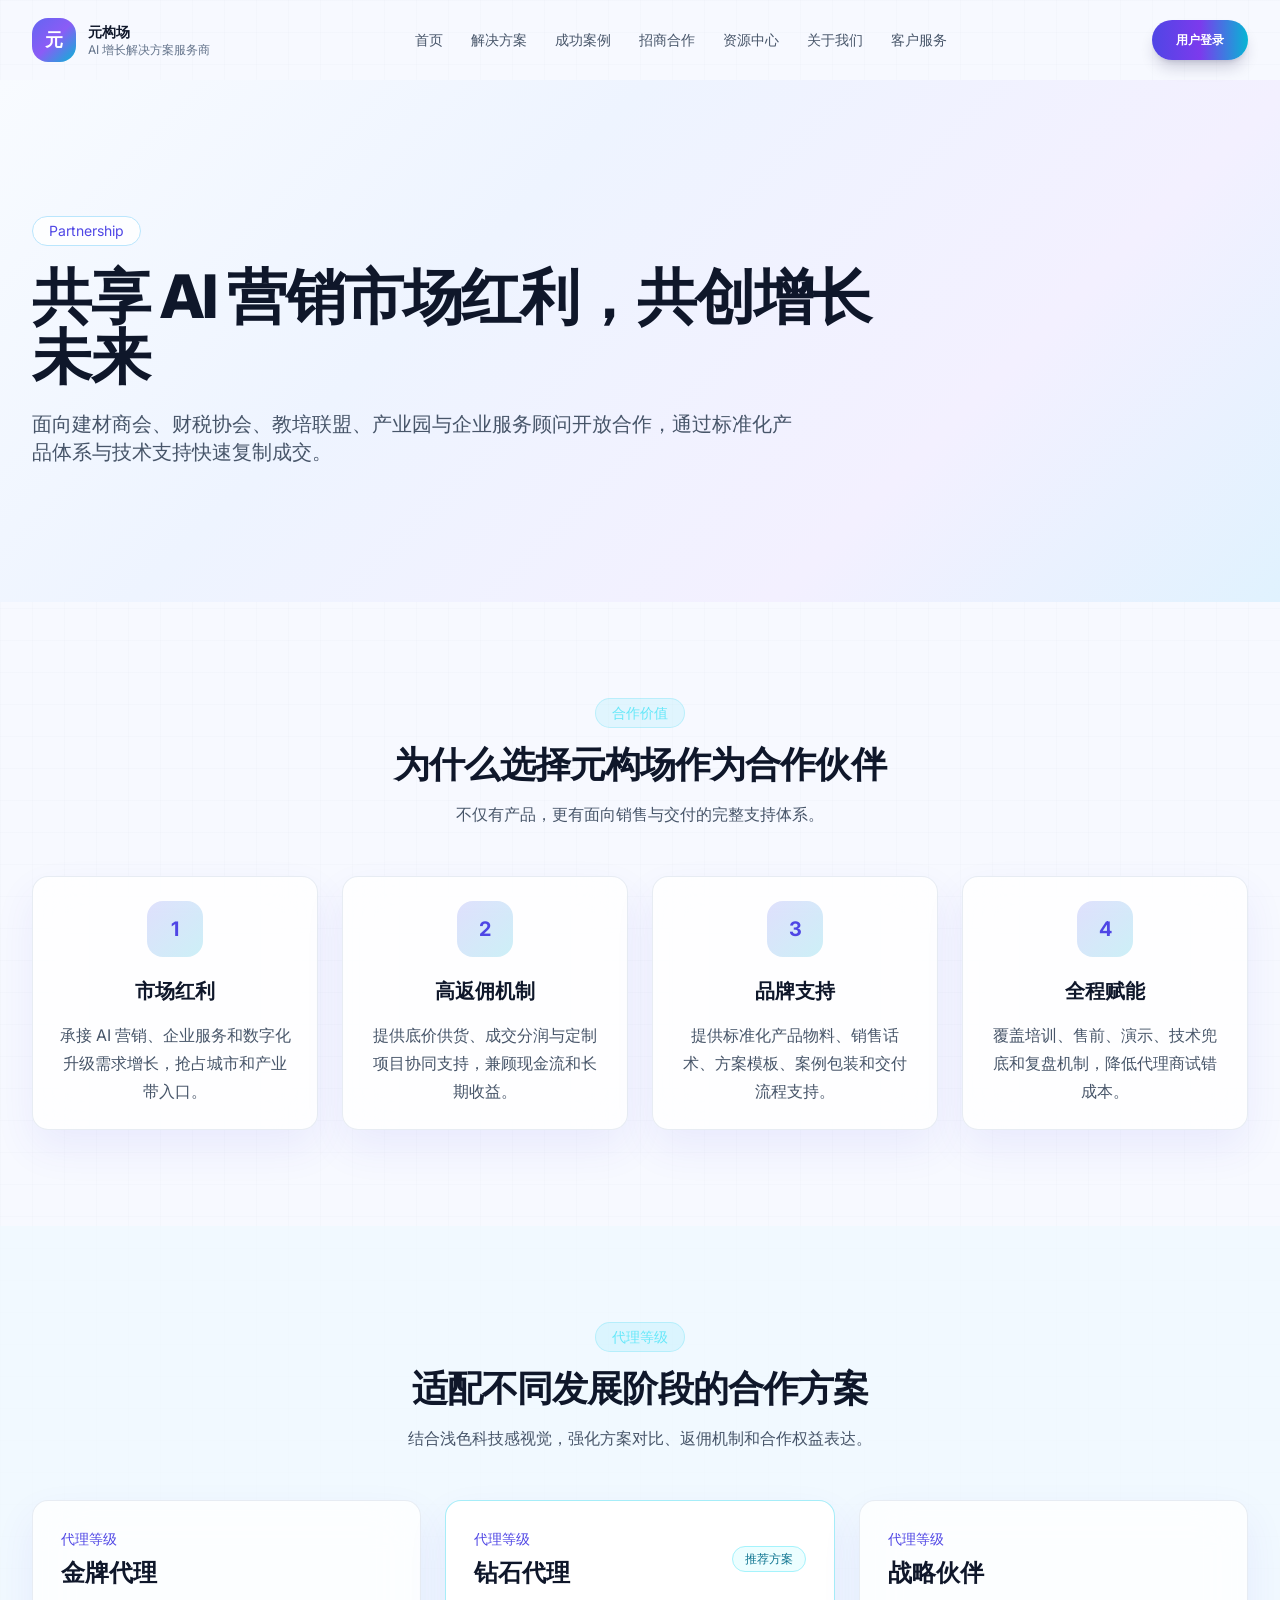
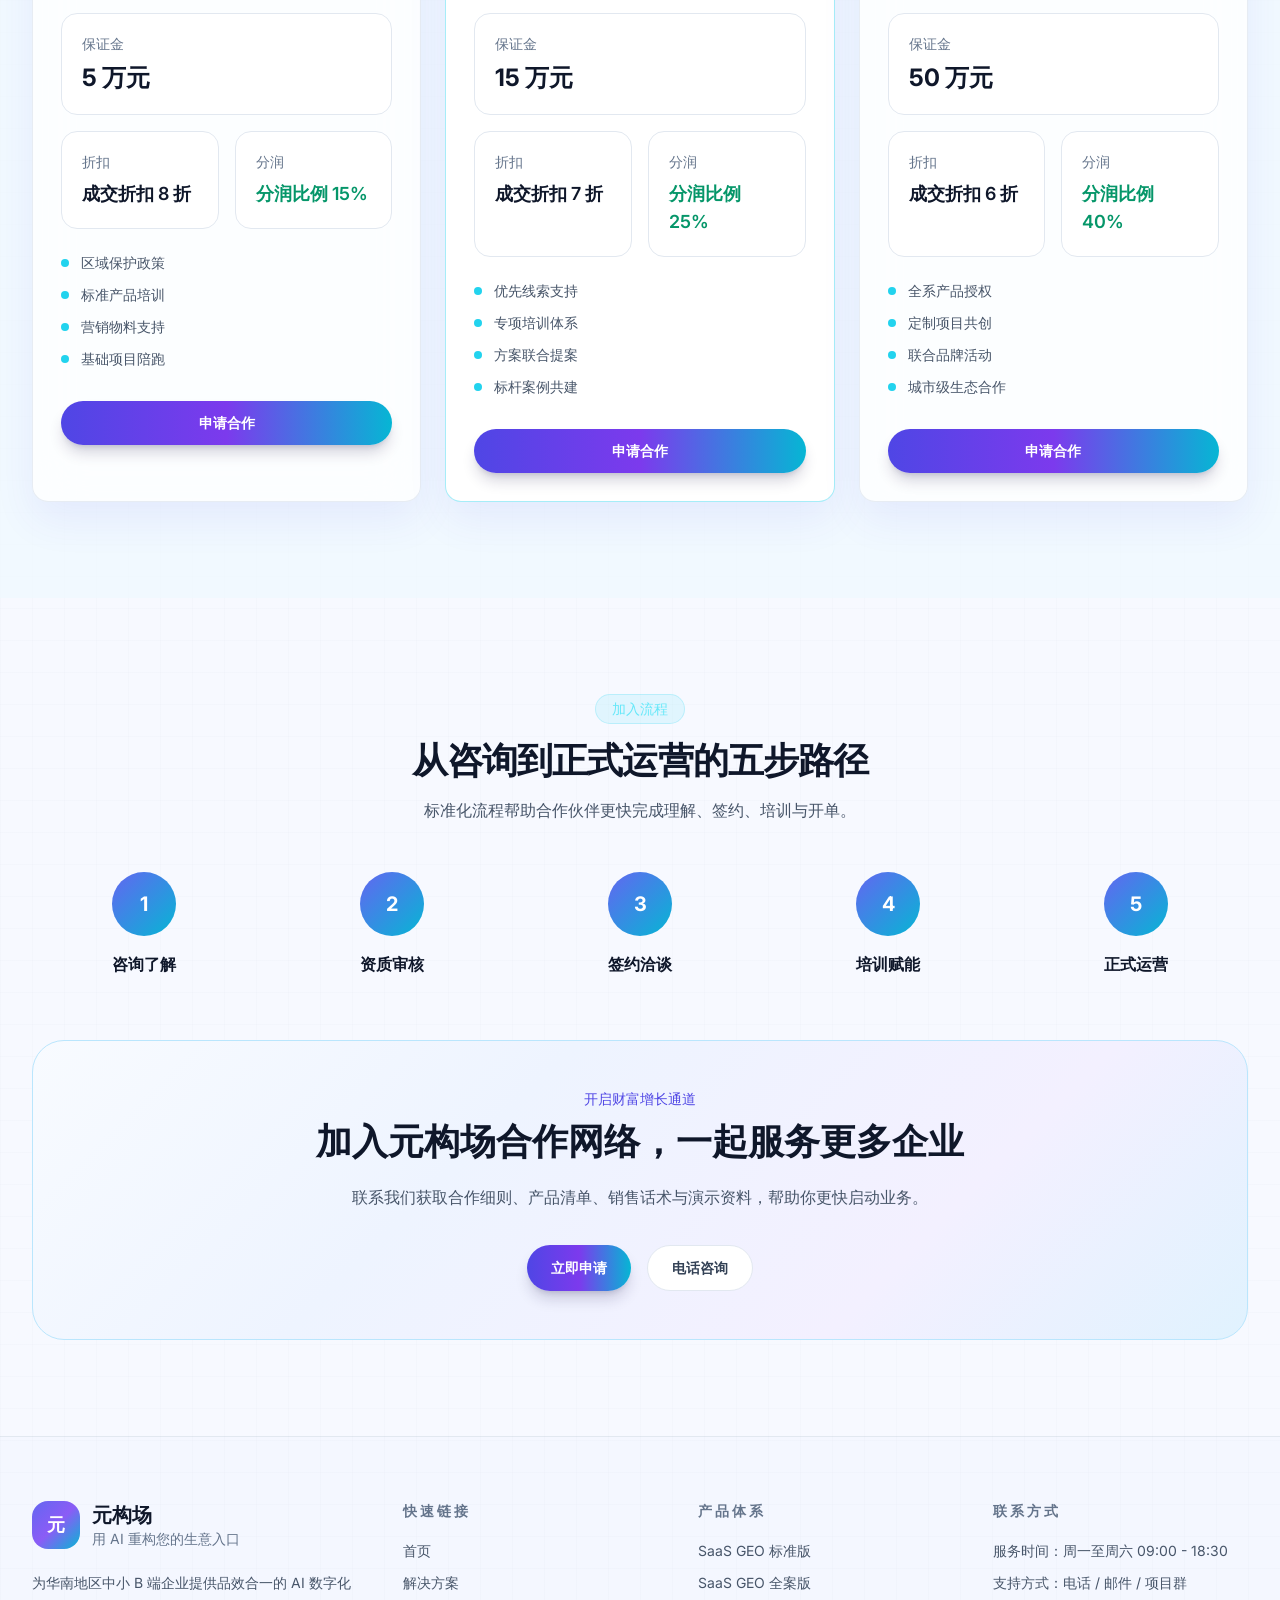
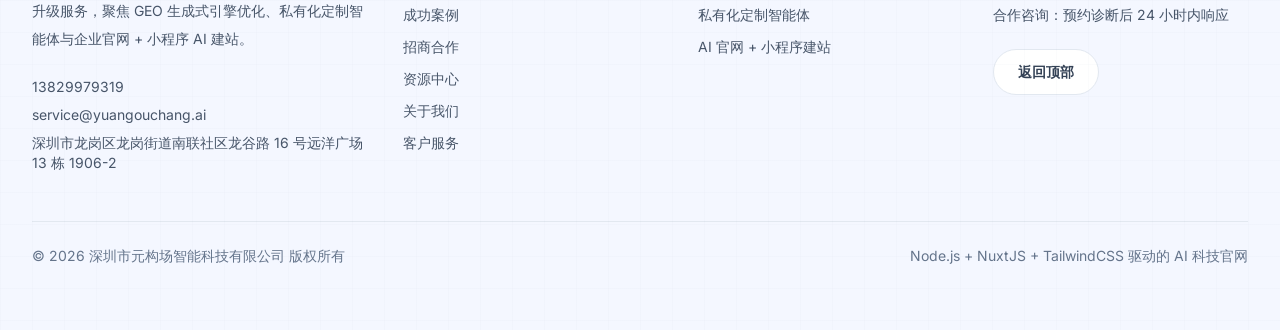
<file: partnership/index.html>
<!DOCTYPE html><html><head><meta charset="utf-8"><meta name="viewport" content="width=device-width, initial-scale=1"><title>招商合作 | 元构场智能科技</title><link rel="preconnect" href="https://fonts.googleapis.com"><link rel="preconnect" href="https://fonts.gstatic.com" crossorigin><link rel="stylesheet" href="https://fonts.googleapis.com/css2?family=Inter:wght@400;500;600;700;800&display=swap"><link rel="stylesheet" href="/_nuxt/entry.Yz34FRP7.css" crossorigin><link rel="preload" as="fetch" crossorigin="anonymous" href="/partnership/_payload.json?abd4e509-36e8-41f1-ad02-b2e008f52acc"><link rel="modulepreload" as="script" crossorigin href="/_nuxt/B3jGc5Eu.js"><link rel="modulepreload" as="script" crossorigin href="/_nuxt/BafYOyKr.js"><link rel="modulepreload" as="script" crossorigin href="/_nuxt/KUqY1mNp.js"><link rel="modulepreload" as="script" crossorigin href="/_nuxt/BbCu6Sox.js"><link rel="modulepreload" as="script" crossorigin href="/_nuxt/CkwB-Dyc.js"><link rel="modulepreload" as="script" crossorigin href="/_nuxt/oriEEnln.js"><link rel="modulepreload" as="script" crossorigin href="/_nuxt/BZ3_0iXC.js"><link rel="modulepreload" as="script" crossorigin href="/_nuxt/BBz7vR9i.js"><link rel="modulepreload" as="script" crossorigin href="/_nuxt/Bt8_TRPI.js"><script type="module" src="/_nuxt/B3jGc5Eu.js" crossorigin></script><link rel="prefetch" as="script" crossorigin href="/_nuxt/DRc_zOxX.js"><link rel="prefetch" as="script" crossorigin href="/_nuxt/I2kGd5if.js"><meta name="description" content="元构场招募行业代理与生态合作伙伴，提供产品、培训、方案和交付支持。"><meta name="theme-color" content="#0f172a"><script id="unhead:payload" type="application/json">{"titleTemplate":"%s | 元构场智能科技"}</script></head><body><div id="__nuxt"><!--[--><div class="nuxt-loading-indicator" style="position:fixed;top:0;right:0;left:0;pointer-events:none;width:auto;height:3px;opacity:0;background:linear-gradient(90deg, #4f46e5, #7c3aed, #06b6d4);background-size:0% auto;transform:scaleX(0%);transform-origin:left;transition:transform 0.1s, height 0.4s, opacity 0.4s;z-index:999999;"></div><div class="relative min-h-screen overflow-x-hidden bg-[#f7f9ff] text-slate-900"><div class="pointer-events-none absolute inset-0 grid-overlay opacity-40"></div><header class="fixed inset-x-0 top-0 z-50 transition-all duration-300 bg-transparent"><div class="site-container"><div class="flex h-20 items-center justify-between gap-4"><a href="/" class="flex items-center gap-3"><div class="flex h-11 w-11 items-center justify-center rounded-2xl bg-gradient-to-br from-indigo-500 via-violet-500 to-cyan-500 text-lg font-extrabold text-white"> 元 </div><div><div class="text-sm font-semibold text-slate-900">元构场</div><div class="text-xs text-slate-500"> AI 增长解决方案服务商 </div></div></a><nav class="hidden items-center gap-7 lg:flex"><!--[--><a href="/" class="text-sm text-slate-600 hover:text-indigo-600">首页</a><a href="/solutions" class="text-sm text-slate-600 hover:text-indigo-600">解决方案</a><a href="/cases" class="text-sm text-slate-600 hover:text-indigo-600">成功案例</a><a aria-current="page" href="/partnership" class="router-link-active router-link-exact-active text-sm text-slate-600 hover:text-indigo-600 text-indigo-600">招商合作</a><a href="/resources" class="text-sm text-slate-600 hover:text-indigo-600">资源中心</a><a href="/about" class="text-sm text-slate-600 hover:text-indigo-600">关于我们</a><a href="/support" class="text-sm text-slate-600 hover:text-indigo-600">客户服务</a><!--]--></nav><div class="hidden items-center gap-3 lg:flex"><a href="/support" class="btn-primary text-xs"> 用户登录 </a></div><button type="button" class="inline-flex h-11 w-11 items-center justify-center rounded-full border border-slate-200 bg-white/90 text-slate-700 lg:hidden" aria-label="切换导航"><span class="space-y-1.5"><span class="block h-0.5 w-5 bg-current"></span><span class="block h-0.5 w-5 bg-current"></span><span class="block h-0.5 w-5 bg-current"></span></span></button></div></div><!----></header><main class="relative pt-20"><!--[--><div><section class="hero-gradient noise-mask relative overflow-hidden"><div class="site-container section-shell relative"><div class="max-w-4xl py-10"><p class="mb-5 inline-flex rounded-full border border-sky-200 bg-white/85 px-4 py-1 text-sm text-indigo-600">Partnership</p><h1 class="title-xl">共享 AI 营销市场红利，共创增长未来</h1><p class="mt-6 max-w-3xl text-lg leading-8 text-slate-600 sm:text-xl">面向建材商会、财税协会、教培联盟、产业园与企业服务顾问开放合作，通过标准化产品体系与技术支持快速复制成交。</p></div></div></section><section class="section-shell"><div class="site-container"><div class="mx-auto max-w-3xl text-center"><p class="mb-4 inline-flex rounded-full border border-cyan-400/20 bg-cyan-400/10 px-4 py-1 text-sm font-medium text-cyan-300">合作价值</p><h2 class="title-lg">为什么选择元构场作为合作伙伴</h2><p class="text-muted mt-4">不仅有产品，更有面向销售与交付的完整支持体系。</p></div><div class="mt-12 grid gap-6 lg:grid-cols-4"><!--[--><div class="glass-panel h-full p-6 text-center"><div class="mx-auto flex h-14 w-14 items-center justify-center rounded-2xl bg-gradient-to-br from-indigo-500/20 to-cyan-500/20 text-xl font-bold text-indigo-600">1</div><h3 class="mt-5 text-xl font-semibold text-slate-900">市场红利</h3><p class="text-muted mt-4">承接 AI 营销、企业服务和数字化升级需求增长，抢占城市和产业带入口。</p></div><div class="glass-panel h-full p-6 text-center"><div class="mx-auto flex h-14 w-14 items-center justify-center rounded-2xl bg-gradient-to-br from-indigo-500/20 to-cyan-500/20 text-xl font-bold text-indigo-600">2</div><h3 class="mt-5 text-xl font-semibold text-slate-900">高返佣机制</h3><p class="text-muted mt-4">提供底价供货、成交分润与定制项目协同支持，兼顾现金流和长期收益。</p></div><div class="glass-panel h-full p-6 text-center"><div class="mx-auto flex h-14 w-14 items-center justify-center rounded-2xl bg-gradient-to-br from-indigo-500/20 to-cyan-500/20 text-xl font-bold text-indigo-600">3</div><h3 class="mt-5 text-xl font-semibold text-slate-900">品牌支持</h3><p class="text-muted mt-4">提供标准化产品物料、销售话术、方案模板、案例包装和交付流程支持。</p></div><div class="glass-panel h-full p-6 text-center"><div class="mx-auto flex h-14 w-14 items-center justify-center rounded-2xl bg-gradient-to-br from-indigo-500/20 to-cyan-500/20 text-xl font-bold text-indigo-600">4</div><h3 class="mt-5 text-xl font-semibold text-slate-900">全程赋能</h3><p class="text-muted mt-4">覆盖培训、售前、演示、技术兜底和复盘机制，降低代理商试错成本。</p></div><!--]--></div></div></section><section class="section-shell bg-sky-50/70"><div class="site-container"><div class="mx-auto max-w-3xl text-center"><p class="mb-4 inline-flex rounded-full border border-cyan-400/20 bg-cyan-400/10 px-4 py-1 text-sm font-medium text-cyan-300">代理等级</p><h2 class="title-lg">适配不同发展阶段的合作方案</h2><p class="text-muted mt-4">结合浅色科技感视觉，强化方案对比、返佣机制和合作权益表达。</p></div><div class="mt-12 grid gap-6 xl:grid-cols-3"><!--[--><div class="glass-panel h-full p-7"><div class="flex items-center justify-between gap-4"><div><p class="text-sm text-indigo-600">代理等级</p><h3 class="mt-2 text-2xl font-bold text-slate-900">金牌代理</h3></div><!----></div><div class="mt-6 grid gap-4"><div class="rounded-2xl border border-slate-200 bg-white p-5"><p class="text-sm text-slate-500">保证金</p><p class="mt-2 text-2xl font-bold text-slate-900">5 万元</p></div><div class="grid gap-4 sm:grid-cols-2"><div class="rounded-2xl border border-slate-200 bg-white p-5"><p class="text-sm text-slate-500">折扣</p><p class="mt-2 text-lg font-semibold text-slate-900">成交折扣 8 折</p></div><div class="rounded-2xl border border-slate-200 bg-white p-5"><p class="text-sm text-slate-500">分润</p><p class="mt-2 text-lg font-semibold text-emerald-600">分润比例 15%</p></div></div></div><ul class="mt-6 space-y-3 text-sm text-slate-600"><!--[--><li class="flex gap-3"><span class="mt-1.5 h-2 w-2 rounded-full bg-cyan-400"></span><span>区域保护政策</span></li><li class="flex gap-3"><span class="mt-1.5 h-2 w-2 rounded-full bg-cyan-400"></span><span>标准产品培训</span></li><li class="flex gap-3"><span class="mt-1.5 h-2 w-2 rounded-full bg-cyan-400"></span><span>营销物料支持</span></li><li class="flex gap-3"><span class="mt-1.5 h-2 w-2 rounded-full bg-cyan-400"></span><span>基础项目陪跑</span></li><!--]--></ul><a href="/support" class="btn-primary mt-8 w-full"> 申请合作 </a></div><div class="border-cyan-400/40 bg-white glass-panel h-full p-7"><div class="flex items-center justify-between gap-4"><div><p class="text-sm text-indigo-600">代理等级</p><h3 class="mt-2 text-2xl font-bold text-slate-900">钻石代理</h3></div><span class="rounded-full border border-cyan-200 bg-cyan-50 px-3 py-1 text-xs text-cyan-700"> 推荐方案 </span></div><div class="mt-6 grid gap-4"><div class="rounded-2xl border border-slate-200 bg-white p-5"><p class="text-sm text-slate-500">保证金</p><p class="mt-2 text-2xl font-bold text-slate-900">15 万元</p></div><div class="grid gap-4 sm:grid-cols-2"><div class="rounded-2xl border border-slate-200 bg-white p-5"><p class="text-sm text-slate-500">折扣</p><p class="mt-2 text-lg font-semibold text-slate-900">成交折扣 7 折</p></div><div class="rounded-2xl border border-slate-200 bg-white p-5"><p class="text-sm text-slate-500">分润</p><p class="mt-2 text-lg font-semibold text-emerald-600">分润比例 25%</p></div></div></div><ul class="mt-6 space-y-3 text-sm text-slate-600"><!--[--><li class="flex gap-3"><span class="mt-1.5 h-2 w-2 rounded-full bg-cyan-400"></span><span>优先线索支持</span></li><li class="flex gap-3"><span class="mt-1.5 h-2 w-2 rounded-full bg-cyan-400"></span><span>专项培训体系</span></li><li class="flex gap-3"><span class="mt-1.5 h-2 w-2 rounded-full bg-cyan-400"></span><span>方案联合提案</span></li><li class="flex gap-3"><span class="mt-1.5 h-2 w-2 rounded-full bg-cyan-400"></span><span>标杆案例共建</span></li><!--]--></ul><a href="/support" class="btn-primary mt-8 w-full"> 申请合作 </a></div><div class="glass-panel h-full p-7"><div class="flex items-center justify-between gap-4"><div><p class="text-sm text-indigo-600">代理等级</p><h3 class="mt-2 text-2xl font-bold text-slate-900">战略伙伴</h3></div><!----></div><div class="mt-6 grid gap-4"><div class="rounded-2xl border border-slate-200 bg-white p-5"><p class="text-sm text-slate-500">保证金</p><p class="mt-2 text-2xl font-bold text-slate-900">50 万元</p></div><div class="grid gap-4 sm:grid-cols-2"><div class="rounded-2xl border border-slate-200 bg-white p-5"><p class="text-sm text-slate-500">折扣</p><p class="mt-2 text-lg font-semibold text-slate-900">成交折扣 6 折</p></div><div class="rounded-2xl border border-slate-200 bg-white p-5"><p class="text-sm text-slate-500">分润</p><p class="mt-2 text-lg font-semibold text-emerald-600">分润比例 40%</p></div></div></div><ul class="mt-6 space-y-3 text-sm text-slate-600"><!--[--><li class="flex gap-3"><span class="mt-1.5 h-2 w-2 rounded-full bg-cyan-400"></span><span>全系产品授权</span></li><li class="flex gap-3"><span class="mt-1.5 h-2 w-2 rounded-full bg-cyan-400"></span><span>定制项目共创</span></li><li class="flex gap-3"><span class="mt-1.5 h-2 w-2 rounded-full bg-cyan-400"></span><span>联合品牌活动</span></li><li class="flex gap-3"><span class="mt-1.5 h-2 w-2 rounded-full bg-cyan-400"></span><span>城市级生态合作</span></li><!--]--></ul><a href="/support" class="btn-primary mt-8 w-full"> 申请合作 </a></div><!--]--></div></div></section><section class="section-shell"><div class="site-container"><div class="mx-auto max-w-3xl text-center"><p class="mb-4 inline-flex rounded-full border border-cyan-400/20 bg-cyan-400/10 px-4 py-1 text-sm font-medium text-cyan-300">加入流程</p><h2 class="title-lg">从咨询到正式运营的五步路径</h2><p class="text-muted mt-4">标准化流程帮助合作伙伴更快完成理解、签约、培训与开单。</p></div><div class="mt-12 grid gap-6 md:grid-cols-5"><!--[--><div class="text-center"><div class="mx-auto flex h-16 w-16 items-center justify-center rounded-full bg-gradient-to-br from-indigo-500 to-cyan-500 text-xl font-bold text-white">1</div><p class="mt-4 text-base font-semibold text-slate-900">咨询了解</p></div><div class="text-center"><div class="mx-auto flex h-16 w-16 items-center justify-center rounded-full bg-gradient-to-br from-indigo-500 to-cyan-500 text-xl font-bold text-white">2</div><p class="mt-4 text-base font-semibold text-slate-900">资质审核</p></div><div class="text-center"><div class="mx-auto flex h-16 w-16 items-center justify-center rounded-full bg-gradient-to-br from-indigo-500 to-cyan-500 text-xl font-bold text-white">3</div><p class="mt-4 text-base font-semibold text-slate-900">签约洽谈</p></div><div class="text-center"><div class="mx-auto flex h-16 w-16 items-center justify-center rounded-full bg-gradient-to-br from-indigo-500 to-cyan-500 text-xl font-bold text-white">4</div><p class="mt-4 text-base font-semibold text-slate-900">培训赋能</p></div><div class="text-center"><div class="mx-auto flex h-16 w-16 items-center justify-center rounded-full bg-gradient-to-br from-indigo-500 to-cyan-500 text-xl font-bold text-white">5</div><p class="mt-4 text-base font-semibold text-slate-900">正式运营</p></div><!--]--></div><div class="hero-gradient mt-16 rounded-[2rem] border border-sky-200 p-8 text-center sm:p-12"><p class="text-sm text-indigo-600">开启财富增长通道</p><h2 class="mt-3 text-3xl font-bold text-slate-900 sm:text-4xl"> 加入元构场合作网络，一起服务更多企业 </h2><p class="mx-auto mt-5 max-w-2xl text-base leading-8 text-slate-600"> 联系我们获取合作细则、产品清单、销售话术与演示资料，帮助你更快启动业务。 </p><div class="mt-8 flex flex-wrap justify-center gap-4"><a href="/support" class="btn-primary"> 立即申请 </a><a href="tel:13829979319" class="btn-secondary"> 电话咨询 </a></div></div></div></section></div><!--]--></main><footer class="border-t border-slate-200 bg-[#f4f7ff]"><div class="site-container py-16"><div class="grid gap-10 lg:grid-cols-[1.3fr_1fr_1fr_1fr]"><div><div class="flex items-center gap-3"><div class="flex h-12 w-12 items-center justify-center rounded-2xl bg-gradient-to-br from-indigo-500 via-violet-500 to-cyan-500 text-lg font-extrabold text-white"> 元 </div><div><h3 class="text-xl font-bold text-slate-900">元构场</h3><p class="text-sm text-slate-500">用 AI 重构您的生意入口</p></div></div><p class="mt-5 max-w-md text-sm leading-7 text-slate-600">为华南地区中小 B 端企业提供品效合一的 AI 数字化升级服务，聚焦 GEO 生成式引擎优化、私有化定制智能体与企业官网 + 小程序 AI 建站。</p><div class="mt-6 space-y-2 text-sm text-slate-600"><p>13829979319</p><p>service@yuangouchang.ai</p><p>深圳市龙岗区龙岗街道南联社区龙谷路 16 号远洋广场 13 栋 1906-2</p></div></div><div><h4 class="text-sm font-semibold uppercase tracking-[0.2em] text-slate-500"> 快速链接 </h4><div class="mt-5 space-y-3"><!--[--><a href="/" class="block text-sm text-slate-600 hover:text-indigo-600">首页</a><a href="/solutions" class="block text-sm text-slate-600 hover:text-indigo-600">解决方案</a><a href="/cases" class="block text-sm text-slate-600 hover:text-indigo-600">成功案例</a><a aria-current="page" href="/partnership" class="router-link-active router-link-exact-active block text-sm text-slate-600 hover:text-indigo-600">招商合作</a><a href="/resources" class="block text-sm text-slate-600 hover:text-indigo-600">资源中心</a><a href="/about" class="block text-sm text-slate-600 hover:text-indigo-600">关于我们</a><a href="/support" class="block text-sm text-slate-600 hover:text-indigo-600">客户服务</a><!--]--></div></div><div><h4 class="text-sm font-semibold uppercase tracking-[0.2em] text-slate-500"> 产品体系 </h4><div class="mt-5 space-y-3"><!--[--><p class="text-sm text-slate-600">SaaS GEO 标准版</p><p class="text-sm text-slate-600">SaaS GEO 全案版</p><p class="text-sm text-slate-600">私有化定制智能体</p><p class="text-sm text-slate-600">AI 官网 + 小程序建站</p><!--]--></div></div><div><h4 class="text-sm font-semibold uppercase tracking-[0.2em] text-slate-500"> 联系方式 </h4><div class="mt-5 space-y-3 text-sm text-slate-600"><p>服务时间：周一至周六 09:00 - 18:30</p><p>支持方式：电话 / 邮件 / 项目群</p><p>合作咨询：预约诊断后 24 小时内响应</p></div><button type="button" class="btn-secondary mt-6"> 返回顶部 </button></div></div><div class="mt-12 flex flex-col gap-4 border-t border-slate-200 pt-6 text-sm text-slate-500 lg:flex-row lg:items-center lg:justify-between"><p>© 2026 深圳市元构场智能科技有限公司 版权所有</p><p>Node.js + NuxtJS + TailwindCSS 驱动的 AI 科技官网</p></div></div></footer></div><!--]--></div><div id="teleports"></div><script>window.__NUXT__={};window.__NUXT__.config={public:{},app:{baseURL:"/",buildId:"abd4e509-36e8-41f1-ad02-b2e008f52acc",buildAssetsDir:"/_nuxt/",cdnURL:""}}</script><script type="application/json" data-nuxt-data="nuxt-app" data-ssr="true" id="__NUXT_DATA__" data-src="/partnership/_payload.json?abd4e509-36e8-41f1-ad02-b2e008f52acc">[{"state":1,"once":3,"_errors":4,"serverRendered":6,"path":7,"prerenderedAt":8},["Reactive",2],{},["Set"],["ShallowReactive",5],{},true,"\u002Fpartnership",1782891055493]</script></body></html>
</file>
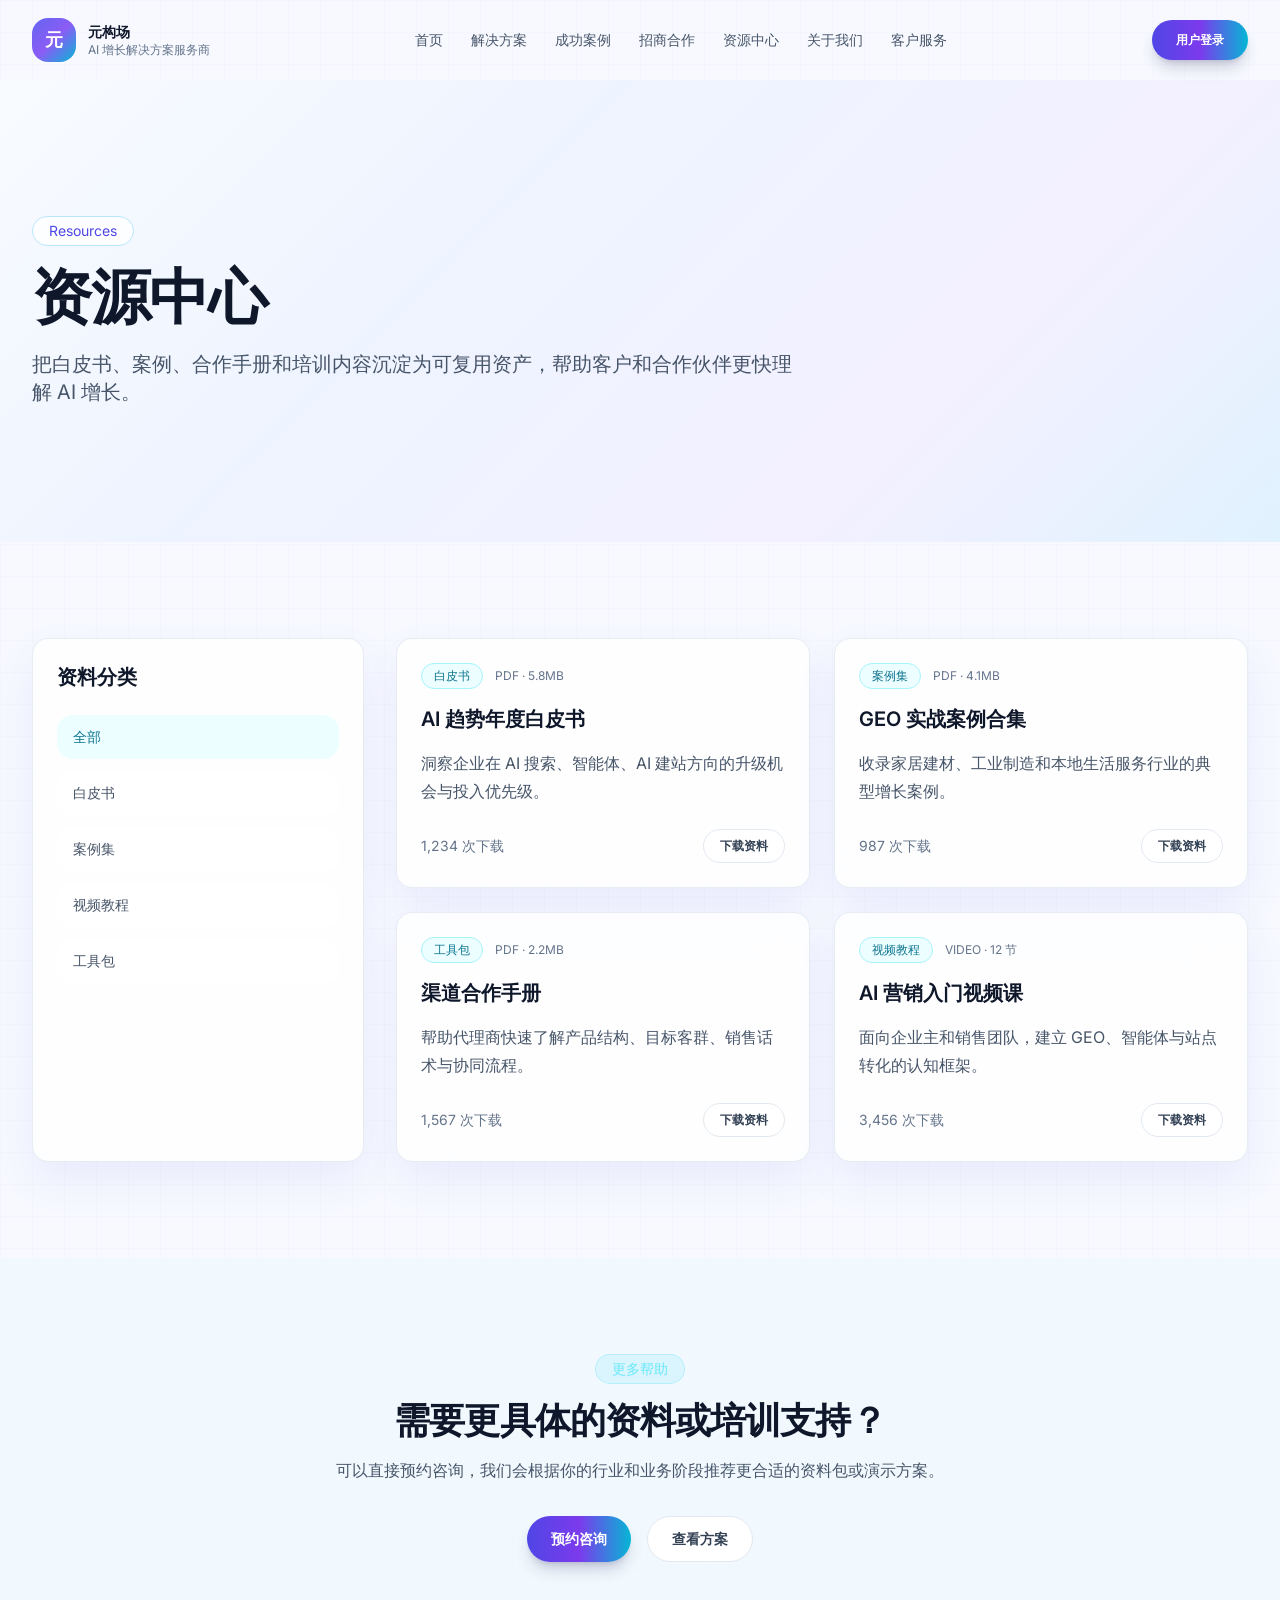
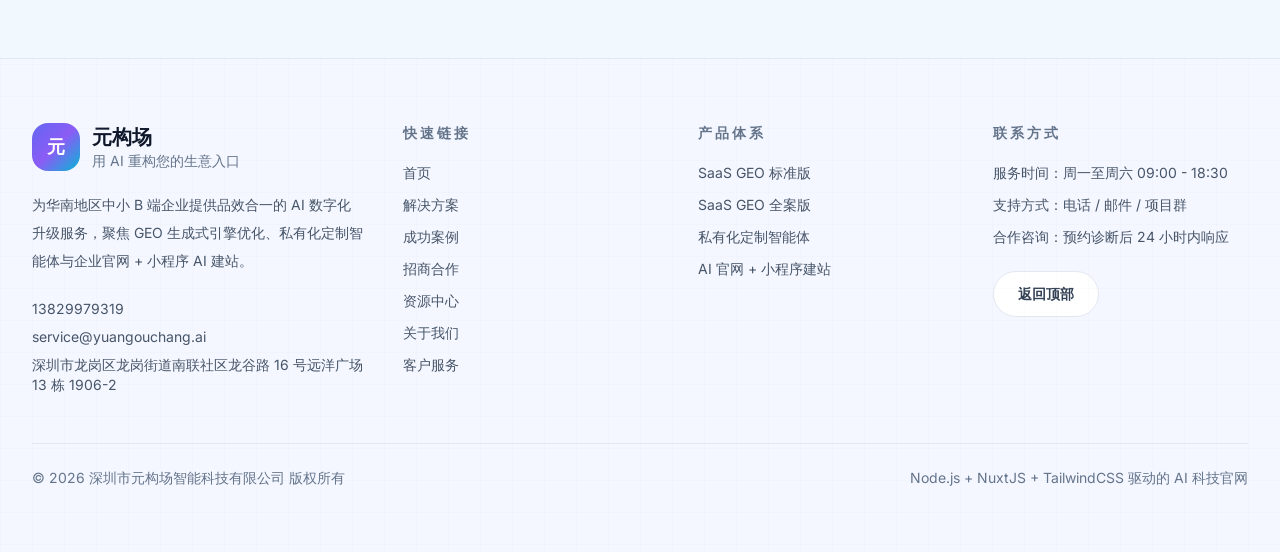
<file: resources/index.html>
<!DOCTYPE html><html><head><meta charset="utf-8"><meta name="viewport" content="width=device-width, initial-scale=1"><title>资源中心 | 元构场智能科技</title><link rel="preconnect" href="https://fonts.googleapis.com"><link rel="preconnect" href="https://fonts.gstatic.com" crossorigin><link rel="stylesheet" href="https://fonts.googleapis.com/css2?family=Inter:wght@400;500;600;700;800&display=swap"><link rel="stylesheet" href="/_nuxt/entry.Yz34FRP7.css" crossorigin><link rel="preload" as="fetch" crossorigin="anonymous" href="/resources/_payload.json?abd4e509-36e8-41f1-ad02-b2e008f52acc"><link rel="modulepreload" as="script" crossorigin href="/_nuxt/B3jGc5Eu.js"><link rel="modulepreload" as="script" crossorigin href="/_nuxt/BafYOyKr.js"><link rel="modulepreload" as="script" crossorigin href="/_nuxt/KUqY1mNp.js"><link rel="modulepreload" as="script" crossorigin href="/_nuxt/BbCu6Sox.js"><link rel="modulepreload" as="script" crossorigin href="/_nuxt/edL7V0BH.js"><link rel="modulepreload" as="script" crossorigin href="/_nuxt/oriEEnln.js"><link rel="modulepreload" as="script" crossorigin href="/_nuxt/BZ3_0iXC.js"><link rel="modulepreload" as="script" crossorigin href="/_nuxt/BBz7vR9i.js"><link rel="modulepreload" as="script" crossorigin href="/_nuxt/Bt8_TRPI.js"><script type="module" src="/_nuxt/B3jGc5Eu.js" crossorigin></script><link rel="prefetch" as="script" crossorigin href="/_nuxt/DRc_zOxX.js"><link rel="prefetch" as="script" crossorigin href="/_nuxt/I2kGd5if.js"><meta name="description" content="元构场提供 AI 趋势白皮书、案例集、渠道手册与视频教程等资料。"><meta name="theme-color" content="#0f172a"><script id="unhead:payload" type="application/json">{"titleTemplate":"%s | 元构场智能科技"}</script></head><body><div id="__nuxt"><!--[--><div class="nuxt-loading-indicator" style="position:fixed;top:0;right:0;left:0;pointer-events:none;width:auto;height:3px;opacity:0;background:linear-gradient(90deg, #4f46e5, #7c3aed, #06b6d4);background-size:0% auto;transform:scaleX(0%);transform-origin:left;transition:transform 0.1s, height 0.4s, opacity 0.4s;z-index:999999;"></div><div class="relative min-h-screen overflow-x-hidden bg-[#f7f9ff] text-slate-900"><div class="pointer-events-none absolute inset-0 grid-overlay opacity-40"></div><header class="fixed inset-x-0 top-0 z-50 transition-all duration-300 bg-transparent"><div class="site-container"><div class="flex h-20 items-center justify-between gap-4"><a href="/" class="flex items-center gap-3"><div class="flex h-11 w-11 items-center justify-center rounded-2xl bg-gradient-to-br from-indigo-500 via-violet-500 to-cyan-500 text-lg font-extrabold text-white"> 元 </div><div><div class="text-sm font-semibold text-slate-900">元构场</div><div class="text-xs text-slate-500"> AI 增长解决方案服务商 </div></div></a><nav class="hidden items-center gap-7 lg:flex"><!--[--><a href="/" class="text-sm text-slate-600 hover:text-indigo-600">首页</a><a href="/solutions" class="text-sm text-slate-600 hover:text-indigo-600">解决方案</a><a href="/cases" class="text-sm text-slate-600 hover:text-indigo-600">成功案例</a><a href="/partnership" class="text-sm text-slate-600 hover:text-indigo-600">招商合作</a><a aria-current="page" href="/resources" class="router-link-active router-link-exact-active text-sm text-slate-600 hover:text-indigo-600 text-indigo-600">资源中心</a><a href="/about" class="text-sm text-slate-600 hover:text-indigo-600">关于我们</a><a href="/support" class="text-sm text-slate-600 hover:text-indigo-600">客户服务</a><!--]--></nav><div class="hidden items-center gap-3 lg:flex"><a href="/support" class="btn-primary text-xs"> 用户登录 </a></div><button type="button" class="inline-flex h-11 w-11 items-center justify-center rounded-full border border-slate-200 bg-white/90 text-slate-700 lg:hidden" aria-label="切换导航"><span class="space-y-1.5"><span class="block h-0.5 w-5 bg-current"></span><span class="block h-0.5 w-5 bg-current"></span><span class="block h-0.5 w-5 bg-current"></span></span></button></div></div><!----></header><main class="relative pt-20"><!--[--><div><section class="hero-gradient noise-mask relative overflow-hidden"><div class="site-container section-shell relative"><div class="max-w-4xl py-10"><p class="mb-5 inline-flex rounded-full border border-sky-200 bg-white/85 px-4 py-1 text-sm text-indigo-600">Resources</p><h1 class="title-xl">资源中心</h1><p class="mt-6 max-w-3xl text-lg leading-8 text-slate-600 sm:text-xl">把白皮书、案例、合作手册和培训内容沉淀为可复用资产，帮助客户和合作伙伴更快理解 AI 增长。</p></div></div></section><section class="section-shell"><div class="site-container"><div class="grid gap-8 lg:grid-cols-[0.28fr_0.72fr]"><div class="glass-panel p-6"><h2 class="text-xl font-semibold text-slate-900"> 资料分类 </h2><div class="mt-6 space-y-3"><!--[--><button type="button" class="bg-cyan-50 text-cyan-700 w-full rounded-2xl px-4 py-3 text-left text-sm transition">全部</button><button type="button" class="bg-white text-slate-600 hover:bg-slate-50 w-full rounded-2xl px-4 py-3 text-left text-sm transition">白皮书</button><button type="button" class="bg-white text-slate-600 hover:bg-slate-50 w-full rounded-2xl px-4 py-3 text-left text-sm transition">案例集</button><button type="button" class="bg-white text-slate-600 hover:bg-slate-50 w-full rounded-2xl px-4 py-3 text-left text-sm transition">视频教程</button><button type="button" class="bg-white text-slate-600 hover:bg-slate-50 w-full rounded-2xl px-4 py-3 text-left text-sm transition">工具包</button><!--]--></div></div><div class="grid gap-6 md:grid-cols-2"><!--[--><article class="glass-panel h-full p-6"><div class="flex flex-wrap items-center gap-3"><span class="rounded-full border border-cyan-200 bg-cyan-50 px-3 py-1 text-xs text-cyan-700">白皮书</span><span class="text-xs text-slate-500">PDF · 5.8MB</span></div><h3 class="mt-4 text-xl font-semibold text-slate-900">AI 趋势年度白皮书</h3><p class="text-muted mt-4">洞察企业在 AI 搜索、智能体、AI 建站方向的升级机会与投入优先级。</p><div class="mt-6 flex items-center justify-between"><span class="text-sm text-slate-500">1,234 次下载</span><button type="button" class="btn-secondary px-4 py-2 text-xs"> 下载资料 </button></div></article><article class="glass-panel h-full p-6"><div class="flex flex-wrap items-center gap-3"><span class="rounded-full border border-cyan-200 bg-cyan-50 px-3 py-1 text-xs text-cyan-700">案例集</span><span class="text-xs text-slate-500">PDF · 4.1MB</span></div><h3 class="mt-4 text-xl font-semibold text-slate-900">GEO 实战案例合集</h3><p class="text-muted mt-4">收录家居建材、工业制造和本地生活服务行业的典型增长案例。</p><div class="mt-6 flex items-center justify-between"><span class="text-sm text-slate-500">987 次下载</span><button type="button" class="btn-secondary px-4 py-2 text-xs"> 下载资料 </button></div></article><article class="glass-panel h-full p-6"><div class="flex flex-wrap items-center gap-3"><span class="rounded-full border border-cyan-200 bg-cyan-50 px-3 py-1 text-xs text-cyan-700">工具包</span><span class="text-xs text-slate-500">PDF · 2.2MB</span></div><h3 class="mt-4 text-xl font-semibold text-slate-900">渠道合作手册</h3><p class="text-muted mt-4">帮助代理商快速了解产品结构、目标客群、销售话术与协同流程。</p><div class="mt-6 flex items-center justify-between"><span class="text-sm text-slate-500">1,567 次下载</span><button type="button" class="btn-secondary px-4 py-2 text-xs"> 下载资料 </button></div></article><article class="glass-panel h-full p-6"><div class="flex flex-wrap items-center gap-3"><span class="rounded-full border border-cyan-200 bg-cyan-50 px-3 py-1 text-xs text-cyan-700">视频教程</span><span class="text-xs text-slate-500">VIDEO · 12 节</span></div><h3 class="mt-4 text-xl font-semibold text-slate-900">AI 营销入门视频课</h3><p class="text-muted mt-4">面向企业主和销售团队，建立 GEO、智能体与站点转化的认知框架。</p><div class="mt-6 flex items-center justify-between"><span class="text-sm text-slate-500">3,456 次下载</span><button type="button" class="btn-secondary px-4 py-2 text-xs"> 下载资料 </button></div></article><!--]--></div></div></div></section><section class="section-shell bg-sky-50/70"><div class="site-container"><div class="mx-auto max-w-4xl text-center"><div class="mx-auto max-w-3xl text-center"><p class="mb-4 inline-flex rounded-full border border-cyan-400/20 bg-cyan-400/10 px-4 py-1 text-sm font-medium text-cyan-300">更多帮助</p><h2 class="title-lg">需要更具体的资料或培训支持？</h2><p class="text-muted mt-4">可以直接预约咨询，我们会根据你的行业和业务阶段推荐更合适的资料包或演示方案。</p></div><div class="mt-8 flex flex-wrap justify-center gap-4"><a href="/support" class="btn-primary"> 预约咨询 </a><a href="/solutions" class="btn-secondary"> 查看方案 </a></div></div></div></section></div><!--]--></main><footer class="border-t border-slate-200 bg-[#f4f7ff]"><div class="site-container py-16"><div class="grid gap-10 lg:grid-cols-[1.3fr_1fr_1fr_1fr]"><div><div class="flex items-center gap-3"><div class="flex h-12 w-12 items-center justify-center rounded-2xl bg-gradient-to-br from-indigo-500 via-violet-500 to-cyan-500 text-lg font-extrabold text-white"> 元 </div><div><h3 class="text-xl font-bold text-slate-900">元构场</h3><p class="text-sm text-slate-500">用 AI 重构您的生意入口</p></div></div><p class="mt-5 max-w-md text-sm leading-7 text-slate-600">为华南地区中小 B 端企业提供品效合一的 AI 数字化升级服务，聚焦 GEO 生成式引擎优化、私有化定制智能体与企业官网 + 小程序 AI 建站。</p><div class="mt-6 space-y-2 text-sm text-slate-600"><p>13829979319</p><p>service@yuangouchang.ai</p><p>深圳市龙岗区龙岗街道南联社区龙谷路 16 号远洋广场 13 栋 1906-2</p></div></div><div><h4 class="text-sm font-semibold uppercase tracking-[0.2em] text-slate-500"> 快速链接 </h4><div class="mt-5 space-y-3"><!--[--><a href="/" class="block text-sm text-slate-600 hover:text-indigo-600">首页</a><a href="/solutions" class="block text-sm text-slate-600 hover:text-indigo-600">解决方案</a><a href="/cases" class="block text-sm text-slate-600 hover:text-indigo-600">成功案例</a><a href="/partnership" class="block text-sm text-slate-600 hover:text-indigo-600">招商合作</a><a aria-current="page" href="/resources" class="router-link-active router-link-exact-active block text-sm text-slate-600 hover:text-indigo-600">资源中心</a><a href="/about" class="block text-sm text-slate-600 hover:text-indigo-600">关于我们</a><a href="/support" class="block text-sm text-slate-600 hover:text-indigo-600">客户服务</a><!--]--></div></div><div><h4 class="text-sm font-semibold uppercase tracking-[0.2em] text-slate-500"> 产品体系 </h4><div class="mt-5 space-y-3"><!--[--><p class="text-sm text-slate-600">SaaS GEO 标准版</p><p class="text-sm text-slate-600">SaaS GEO 全案版</p><p class="text-sm text-slate-600">私有化定制智能体</p><p class="text-sm text-slate-600">AI 官网 + 小程序建站</p><!--]--></div></div><div><h4 class="text-sm font-semibold uppercase tracking-[0.2em] text-slate-500"> 联系方式 </h4><div class="mt-5 space-y-3 text-sm text-slate-600"><p>服务时间：周一至周六 09:00 - 18:30</p><p>支持方式：电话 / 邮件 / 项目群</p><p>合作咨询：预约诊断后 24 小时内响应</p></div><button type="button" class="btn-secondary mt-6"> 返回顶部 </button></div></div><div class="mt-12 flex flex-col gap-4 border-t border-slate-200 pt-6 text-sm text-slate-500 lg:flex-row lg:items-center lg:justify-between"><p>© 2026 深圳市元构场智能科技有限公司 版权所有</p><p>Node.js + NuxtJS + TailwindCSS 驱动的 AI 科技官网</p></div></div></footer></div><!--]--></div><div id="teleports"></div><script>window.__NUXT__={};window.__NUXT__.config={public:{},app:{baseURL:"/",buildId:"abd4e509-36e8-41f1-ad02-b2e008f52acc",buildAssetsDir:"/_nuxt/",cdnURL:""}}</script><script type="application/json" data-nuxt-data="nuxt-app" data-ssr="true" id="__NUXT_DATA__" data-src="/resources/_payload.json?abd4e509-36e8-41f1-ad02-b2e008f52acc">[{"state":1,"once":3,"_errors":4,"serverRendered":6,"path":7,"prerenderedAt":8},["Reactive",2],{},["Set"],["ShallowReactive",5],{},true,"\u002Fresources",1782891055493]</script></body></html>
</file>
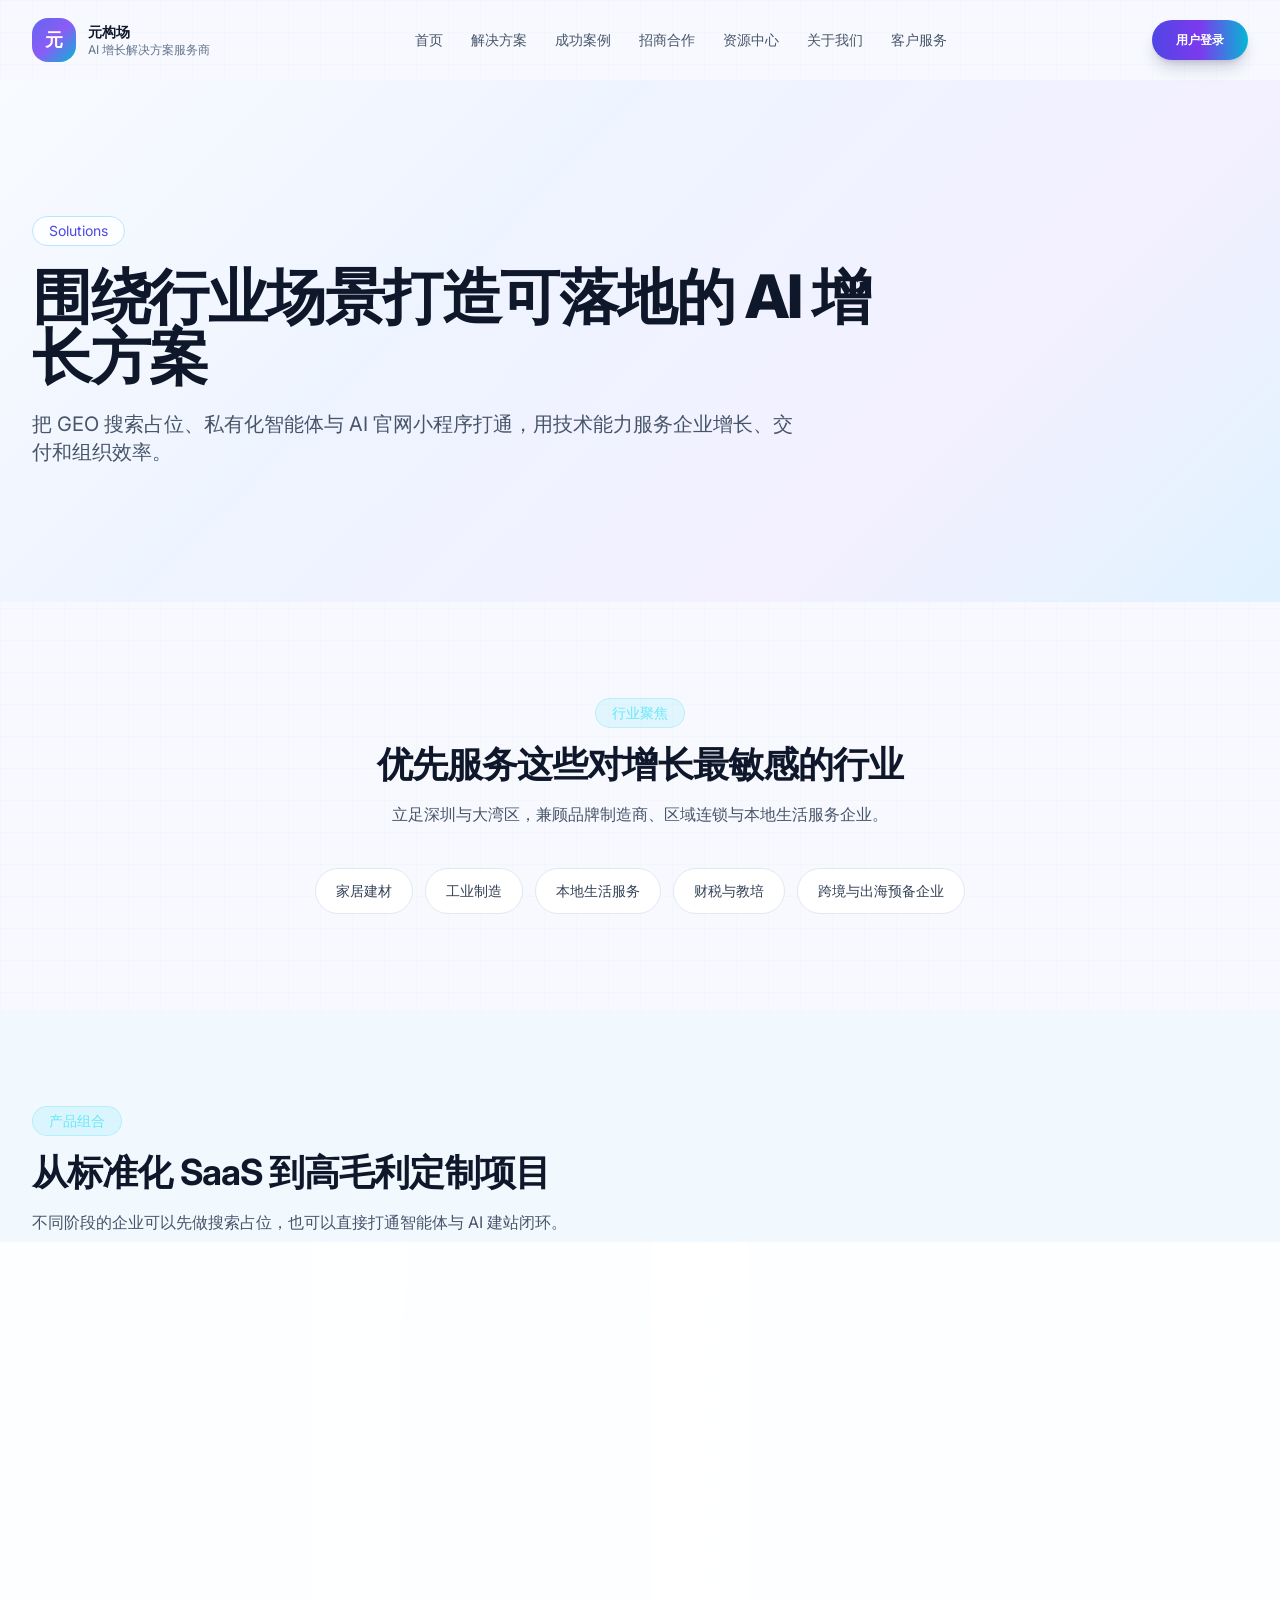
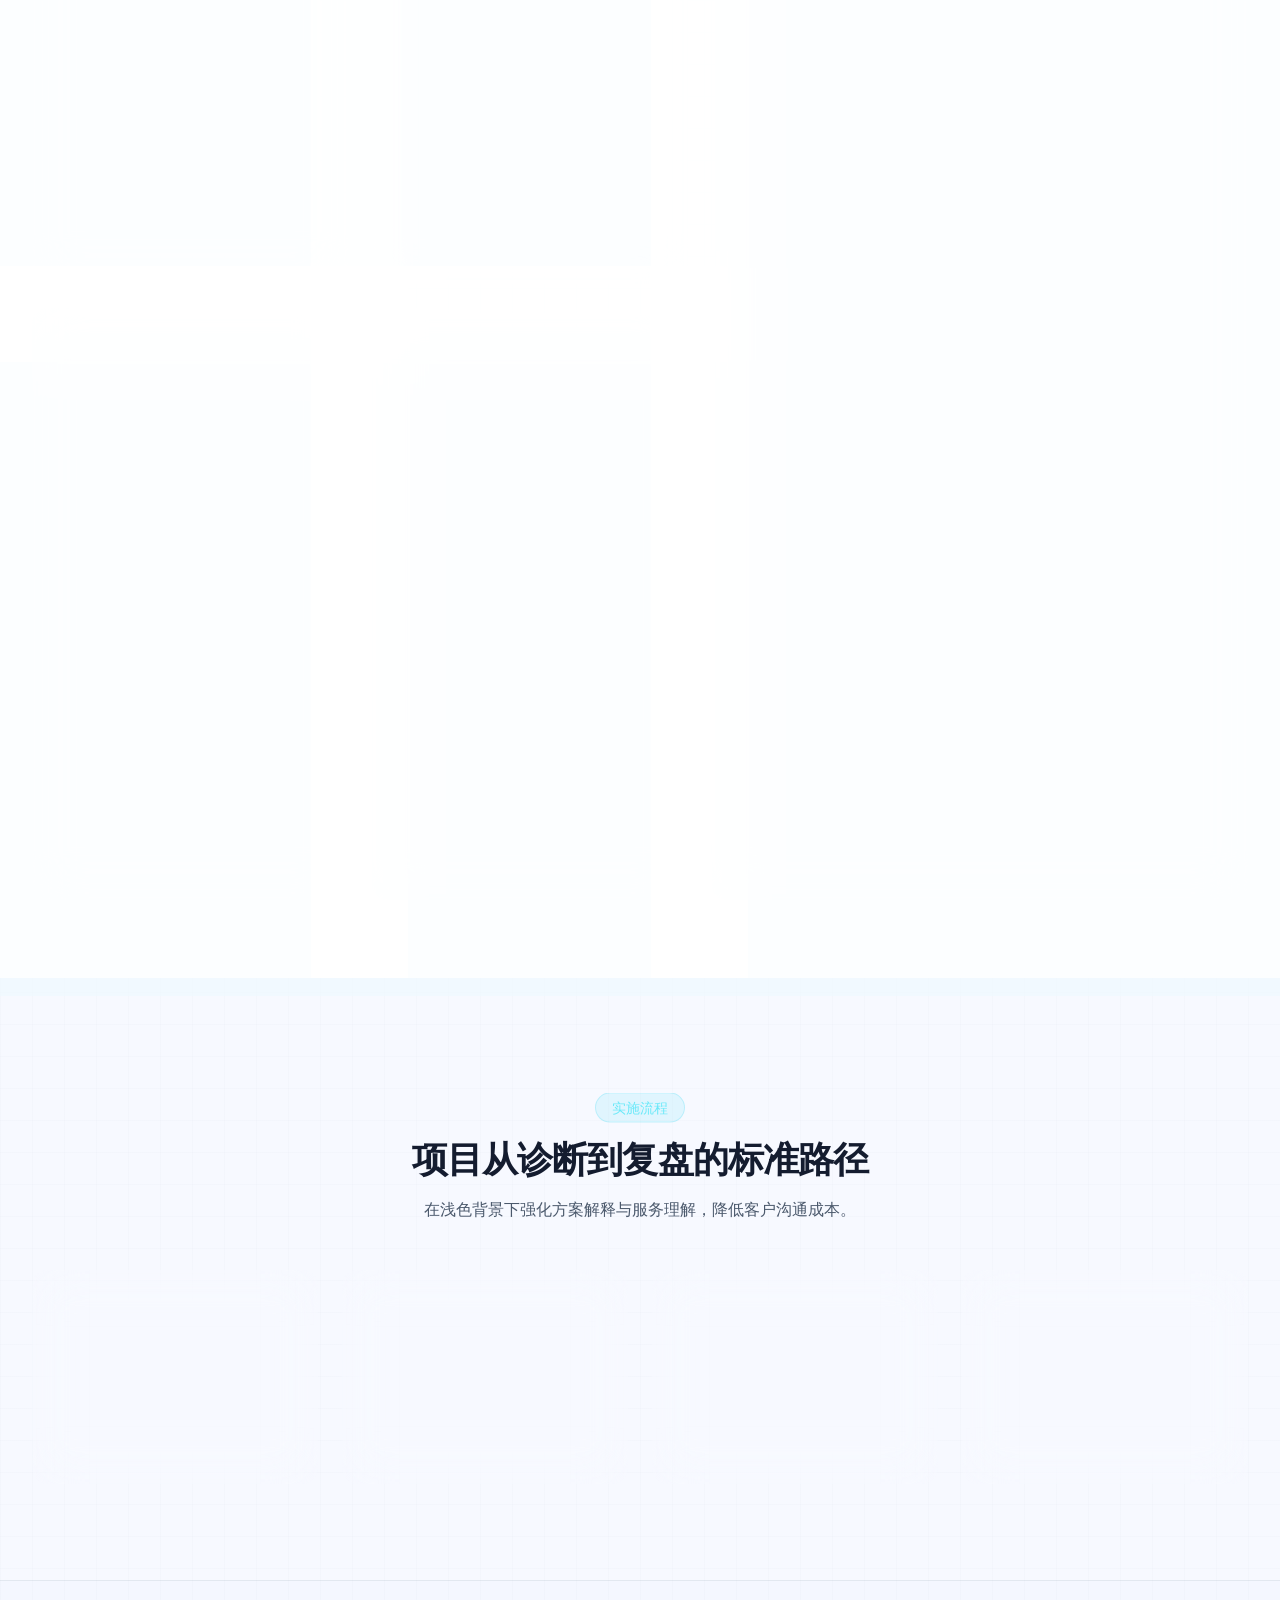
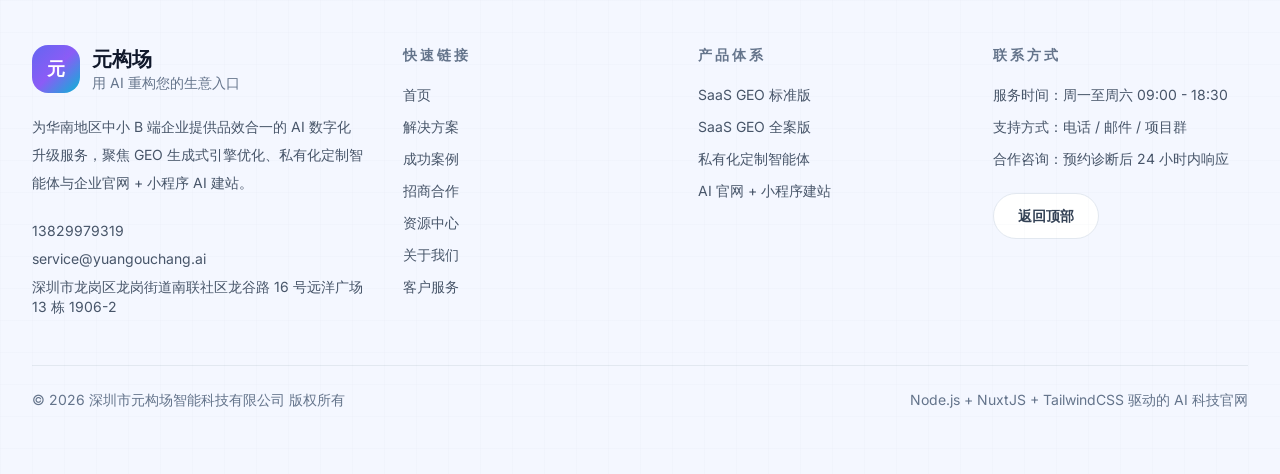
<file: solutions/index.html>
<!DOCTYPE html><html><head><meta charset="utf-8"><meta name="viewport" content="width=device-width, initial-scale=1"><title>解决方案 | 元构场智能科技</title><link rel="preconnect" href="https://fonts.googleapis.com"><link rel="preconnect" href="https://fonts.gstatic.com" crossorigin><link rel="stylesheet" href="https://fonts.googleapis.com/css2?family=Inter:wght@400;500;600;700;800&display=swap"><link rel="stylesheet" href="/_nuxt/entry.Yz34FRP7.css" crossorigin><link rel="preload" as="fetch" crossorigin="anonymous" href="/solutions/_payload.json?abd4e509-36e8-41f1-ad02-b2e008f52acc"><link rel="modulepreload" as="script" crossorigin href="/_nuxt/B3jGc5Eu.js"><link rel="modulepreload" as="script" crossorigin href="/_nuxt/BafYOyKr.js"><link rel="modulepreload" as="script" crossorigin href="/_nuxt/KUqY1mNp.js"><link rel="modulepreload" as="script" crossorigin href="/_nuxt/BbCu6Sox.js"><link rel="modulepreload" as="script" crossorigin href="/_nuxt/dJ7CMmFV.js"><link rel="modulepreload" as="script" crossorigin href="/_nuxt/oriEEnln.js"><link rel="modulepreload" as="script" crossorigin href="/_nuxt/BZ3_0iXC.js"><link rel="modulepreload" as="script" crossorigin href="/_nuxt/BxI6Jj_k.js"><link rel="modulepreload" as="script" crossorigin href="/_nuxt/BBz7vR9i.js"><link rel="modulepreload" as="script" crossorigin href="/_nuxt/Bt8_TRPI.js"><script type="module" src="/_nuxt/B3jGc5Eu.js" crossorigin></script><link rel="prefetch" as="script" crossorigin href="/_nuxt/DRc_zOxX.js"><link rel="prefetch" as="script" crossorigin href="/_nuxt/I2kGd5if.js"><meta name="description" content="元构场面向家居建材、工业制造、本地生活服务等行业提供 GEO、智能体与 AI 建站组合方案。"><meta name="theme-color" content="#0f172a"><script id="unhead:payload" type="application/json">{"titleTemplate":"%s | 元构场智能科技"}</script></head><body><div id="__nuxt"><!--[--><div class="nuxt-loading-indicator" style="position:fixed;top:0;right:0;left:0;pointer-events:none;width:auto;height:3px;opacity:0;background:linear-gradient(90deg, #4f46e5, #7c3aed, #06b6d4);background-size:0% auto;transform:scaleX(0%);transform-origin:left;transition:transform 0.1s, height 0.4s, opacity 0.4s;z-index:999999;"></div><div class="relative min-h-screen overflow-x-hidden bg-[#f7f9ff] text-slate-900"><div class="pointer-events-none absolute inset-0 grid-overlay opacity-40"></div><header class="fixed inset-x-0 top-0 z-50 transition-all duration-300 bg-transparent"><div class="site-container"><div class="flex h-20 items-center justify-between gap-4"><a href="/" class="flex items-center gap-3"><div class="flex h-11 w-11 items-center justify-center rounded-2xl bg-gradient-to-br from-indigo-500 via-violet-500 to-cyan-500 text-lg font-extrabold text-white"> 元 </div><div><div class="text-sm font-semibold text-slate-900">元构场</div><div class="text-xs text-slate-500"> AI 增长解决方案服务商 </div></div></a><nav class="hidden items-center gap-7 lg:flex"><!--[--><a href="/" class="text-sm text-slate-600 hover:text-indigo-600">首页</a><a aria-current="page" href="/solutions" class="router-link-active router-link-exact-active text-sm text-slate-600 hover:text-indigo-600 text-indigo-600">解决方案</a><a href="/cases" class="text-sm text-slate-600 hover:text-indigo-600">成功案例</a><a href="/partnership" class="text-sm text-slate-600 hover:text-indigo-600">招商合作</a><a href="/resources" class="text-sm text-slate-600 hover:text-indigo-600">资源中心</a><a href="/about" class="text-sm text-slate-600 hover:text-indigo-600">关于我们</a><a href="/support" class="text-sm text-slate-600 hover:text-indigo-600">客户服务</a><!--]--></nav><div class="hidden items-center gap-3 lg:flex"><a href="/support" class="btn-primary text-xs"> 用户登录 </a></div><button type="button" class="inline-flex h-11 w-11 items-center justify-center rounded-full border border-slate-200 bg-white/90 text-slate-700 lg:hidden" aria-label="切换导航"><span class="space-y-1.5"><span class="block h-0.5 w-5 bg-current"></span><span class="block h-0.5 w-5 bg-current"></span><span class="block h-0.5 w-5 bg-current"></span></span></button></div></div><!----></header><main class="relative pt-20"><!--[--><div><section class="hero-gradient noise-mask relative overflow-hidden"><div class="site-container section-shell relative"><div class="max-w-4xl py-10"><p class="mb-5 inline-flex rounded-full border border-sky-200 bg-white/85 px-4 py-1 text-sm text-indigo-600">Solutions</p><h1 class="title-xl">围绕行业场景打造可落地的 AI 增长方案</h1><p class="mt-6 max-w-3xl text-lg leading-8 text-slate-600 sm:text-xl">把 GEO 搜索占位、私有化智能体与 AI 官网小程序打通，用技术能力服务企业增长、交付和组织效率。</p></div></div></section><section class="section-shell"><div class="site-container"><div><!--[--><div class="mx-auto max-w-3xl text-center"><p class="mb-4 inline-flex rounded-full border border-cyan-400/20 bg-cyan-400/10 px-4 py-1 text-sm font-medium text-cyan-300">行业聚焦</p><h2 class="title-lg">优先服务这些对增长最敏感的行业</h2><p class="text-muted mt-4">立足深圳与大湾区，兼顾品牌制造商、区域连锁与本地生活服务企业。</p></div><!--]--></div><div class="mt-10 flex flex-wrap justify-center gap-3"><!--[--><span class="rounded-full border border-slate-200 bg-white px-5 py-3 text-sm text-slate-700">家居建材</span><span class="rounded-full border border-slate-200 bg-white px-5 py-3 text-sm text-slate-700">工业制造</span><span class="rounded-full border border-slate-200 bg-white px-5 py-3 text-sm text-slate-700">本地生活服务</span><span class="rounded-full border border-slate-200 bg-white px-5 py-3 text-sm text-slate-700">财税与教培</span><span class="rounded-full border border-slate-200 bg-white px-5 py-3 text-sm text-slate-700">跨境与出海预备企业</span><!--]--></div></div></section><section class="section-shell bg-sky-50/70"><div class="site-container"><div><!--[--><div class="max-w-3xl"><p class="mb-4 inline-flex rounded-full border border-cyan-400/20 bg-cyan-400/10 px-4 py-1 text-sm font-medium text-cyan-300">产品组合</p><h2 class="title-lg">从标准化 SaaS 到高毛利定制项目</h2><p class="text-muted mt-4">不同阶段的企业可以先做搜索占位，也可以直接打通智能体与 AI 建站闭环。</p></div><!--]--></div><div class="mt-12 grid gap-6 xl:grid-cols-[1.1fr_0.9fr]"><div class="grid gap-6 md:grid-cols-2"><!--[--><button type="button" class="group glass-panel h-full w-full overflow-hidden p-6 text-left transition duration-300 hover:-translate-y-1"><div class="flex items-start justify-between gap-4"><div class="flex h-14 w-14 items-center justify-center rounded-2xl bg-gradient-to-br from-indigo-500/20 to-cyan-400/20"><svg viewBox="0 0 24 24" fill="none" class="h-7 w-7 stroke-cyan-300" stroke-width="1.5"><path d="M12 2l7 4v6c0 5-3.5 9.7-7 10-3.5-.3-7-5-7-10V6l7-4zm0 5a3 3 0 100 6 3 3 0 000-6z" stroke-linecap="round" stroke-linejoin="round"></path></svg></div><span class="rounded-full border border-emerald-400/20 bg-emerald-400/10 px-3 py-1 text-xs font-medium text-emerald-300">7200 元 / 年</span></div><div class="mt-6"><h3 class="title-md">SaaS GEO 标准版</h3><p class="mt-2 text-sm text-cyan-300">本地商家 / 个体户专属</p><p class="text-muted mt-4">聚焦地域词 + 品类词优化，快速在主流 AI 平台建立本地搜索结果前排露出，适合门店获客与区域性品牌扩张。</p></div><div class="mt-5 rounded-2xl border border-slate-200/80 bg-white/85 p-4"><p class="text-sm font-medium text-slate-900">200 组本地地域关键词</p><ul class="mt-3 space-y-2 text-sm text-slate-600"><!--[--><li class="flex gap-2"><span class="mt-1 h-2 w-2 rounded-full bg-cyan-400"></span><span>轻量化知识库搭建与月度内容迭代</span></li><li class="flex gap-2"><span class="mt-1 h-2 w-2 rounded-full bg-cyan-400"></span><span>面向本地商家、财税、教培等门店型企业</span></li><li class="flex gap-2"><span class="mt-1 h-2 w-2 rounded-full bg-cyan-400"></span><span>帮助客户在 AI 搜索场景中被精准发现</span></li><!--]--></ul></div><div class="mt-5 flex flex-wrap gap-2"><!--[--><span class="rounded-full border border-slate-200/80 bg-white/85 px-3 py-1 text-xs text-slate-600">地域词优化</span><span class="rounded-full border border-slate-200/80 bg-white/85 px-3 py-1 text-xs text-slate-600">知识库搭建</span><span class="rounded-full border border-slate-200/80 bg-white/85 px-3 py-1 text-xs text-slate-600">季度排名报表</span><span class="rounded-full border border-slate-200/80 bg-white/85 px-3 py-1 text-xs text-slate-600">7 天试用</span><!--]--></div></button><button type="button" class="group glass-panel h-full w-full overflow-hidden p-6 text-left transition duration-300 hover:-translate-y-1 border-cyan-400/40 bg-white/75 shadow-cyan-500/10"><div class="flex items-start justify-between gap-4"><div class="flex h-14 w-14 items-center justify-center rounded-2xl bg-gradient-to-br from-indigo-500/20 to-cyan-400/20"><svg viewBox="0 0 24 24" fill="none" class="h-7 w-7 stroke-cyan-300" stroke-width="1.5"><path d="M12 3a9 9 0 109 9M12 7a5 5 0 105 5M12 11a1 1 0 101 1" stroke-linecap="round" stroke-linejoin="round"></path></svg></div><span class="rounded-full border border-emerald-400/20 bg-emerald-400/10 px-3 py-1 text-xs font-medium text-emerald-300">14800 元 / 年</span></div><div class="mt-6"><h3 class="title-md">SaaS GEO 全案版</h3><p class="mt-2 text-sm text-cyan-300">区域连锁 / 品牌制造商</p><p class="text-muted mt-4">覆盖品牌词、地域词、行业通用词，面向家居品牌、灯饰厂商、中小型工业设备制造商抢占全国性行业流量。</p></div><div class="mt-5 rounded-2xl border border-slate-200/80 bg-white/85 p-4"><p class="text-sm font-medium text-slate-900">500+ 组品牌与行业长尾词</p><ul class="mt-3 space-y-2 text-sm text-slate-600"><!--[--><li class="flex gap-2"><span class="mt-1 h-2 w-2 rounded-full bg-cyan-400"></span><span>支持全 AI 平台排名维护与数据分析</span></li><li class="flex gap-2"><span class="mt-1 h-2 w-2 rounded-full bg-cyan-400"></span><span>适合区域连锁、品牌商和全国业务扩张阶段</span></li><li class="flex gap-2"><span class="mt-1 h-2 w-2 rounded-full bg-cyan-400"></span><span>提供效果兜底与专属服务群跟进</span></li><!--]--></ul></div><div class="mt-5 flex flex-wrap gap-2"><!--[--><span class="rounded-full border border-slate-200/80 bg-white/85 px-3 py-1 text-xs text-slate-600">品牌词占位</span><span class="rounded-full border border-slate-200/80 bg-white/85 px-3 py-1 text-xs text-slate-600">多平台维护</span><span class="rounded-full border border-slate-200/80 bg-white/85 px-3 py-1 text-xs text-slate-600">月度复盘</span><span class="rounded-full border border-slate-200/80 bg-white/85 px-3 py-1 text-xs text-slate-600">文案自动生成</span><!--]--></div></button><button type="button" class="group glass-panel h-full w-full overflow-hidden p-6 text-left transition duration-300 hover:-translate-y-1"><div class="flex items-start justify-between gap-4"><div class="flex h-14 w-14 items-center justify-center rounded-2xl bg-gradient-to-br from-indigo-500/20 to-cyan-400/20"><svg viewBox="0 0 24 24" fill="none" class="h-7 w-7 stroke-cyan-300" stroke-width="1.5"><path d="M9 3h6M10 8h4M8 6h8a3 3 0 013 3v5a3 3 0 01-3 3H8a3 3 0 01-3-3V9a3 3 0 013-3zm2 8H8m8 0h-2" stroke-linecap="round" stroke-linejoin="round"></path></svg></div><span class="rounded-full border border-emerald-400/20 bg-emerald-400/10 px-3 py-1 text-xs font-medium text-emerald-300">31000 元起 + 6900 元 / 年运维</span></div><div class="mt-6"><h3 class="title-md">私有化定制智能体</h3><p class="mt-2 text-sm text-cyan-300">私有部署 / 云端部署</p><p class="text-muted mt-4">根据企业产品手册、售后文档与业务流程构建专属知识库，沉淀内部问答、员工培训和 7x24 智能客服能力。</p></div><div class="mt-5 rounded-2xl border border-slate-200/80 bg-white/85 p-4"><p class="text-sm font-medium text-slate-900">支持 ERP / CRM / 进销存接入</p><ul class="mt-3 space-y-2 text-sm text-slate-600"><!--[--><li class="flex gap-2"><span class="mt-1 h-2 w-2 rounded-full bg-cyan-400"></span><span>支持本地服务器或专有云环境部署</span></li><li class="flex gap-2"><span class="mt-1 h-2 w-2 rounded-full bg-cyan-400"></span><span>连接内部系统实现自动化服务协同</span></li><li class="flex gap-2"><span class="mt-1 h-2 w-2 rounded-full bg-cyan-400"></span><span>围绕咨询、售后与培训场景沉淀长期资产</span></li><!--]--></ul></div><div class="mt-5 flex flex-wrap gap-2"><!--[--><span class="rounded-full border border-slate-200/80 bg-white/85 px-3 py-1 text-xs text-slate-600">知识库定制</span><span class="rounded-full border border-slate-200/80 bg-white/85 px-3 py-1 text-xs text-slate-600">模型微调</span><span class="rounded-full border border-slate-200/80 bg-white/85 px-3 py-1 text-xs text-slate-600">业务集成</span><span class="rounded-full border border-slate-200/80 bg-white/85 px-3 py-1 text-xs text-slate-600">数字员工</span><!--]--></div></button><button type="button" class="group glass-panel h-full w-full overflow-hidden p-6 text-left transition duration-300 hover:-translate-y-1"><div class="flex items-start justify-between gap-4"><div class="flex h-14 w-14 items-center justify-center rounded-2xl bg-gradient-to-br from-indigo-500/20 to-cyan-400/20"><svg viewBox="0 0 24 24" fill="none" class="h-7 w-7 stroke-cyan-300" stroke-width="1.5"><path d="M4 6h16M7 3v6m10-6v6M6 10h12a2 2 0 012 2v7H4v-7a2 2 0 012-2z" stroke-linecap="round" stroke-linejoin="round"></path></svg></div><span class="rounded-full border border-emerald-400/20 bg-emerald-400/10 px-3 py-1 text-xs font-medium text-emerald-300">4800 元起 / 套</span></div><div class="mt-6"><h3 class="title-md">AI 官网 + 小程序建站</h3><p class="mt-2 text-sm text-cyan-300">官网与小程序一体化搭建</p><p class="text-muted mt-4">区别于传统建站，内置 AI 内容生成、多语种支持与在线问答智能体，可无缝集成 GEO 优化引擎。</p></div><div class="mt-5 rounded-2xl border border-slate-200/80 bg-white/85 p-4"><p class="text-sm font-medium text-slate-900">展示、获客、接待一体闭环</p><ul class="mt-3 space-y-2 text-sm text-slate-600"><!--[--><li class="flex gap-2"><span class="mt-1 h-2 w-2 rounded-full bg-cyan-400"></span><span>支持官网、小程序与营销页统一管理</span></li><li class="flex gap-2"><span class="mt-1 h-2 w-2 rounded-full bg-cyan-400"></span><span>适合品牌焕新、业务升级与出海预备企业</span></li><li class="flex gap-2"><span class="mt-1 h-2 w-2 rounded-full bg-cyan-400"></span><span>兼顾视觉体验、SEO/GEO 能力与扩展性</span></li><!--]--></ul></div><div class="mt-5 flex flex-wrap gap-2"><!--[--><span class="rounded-full border border-slate-200/80 bg-white/85 px-3 py-1 text-xs text-slate-600">多终端适配</span><span class="rounded-full border border-slate-200/80 bg-white/85 px-3 py-1 text-xs text-slate-600">多语种</span><span class="rounded-full border border-slate-200/80 bg-white/85 px-3 py-1 text-xs text-slate-600">智能问答</span><span class="rounded-full border border-slate-200/80 bg-white/85 px-3 py-1 text-xs text-slate-600">快速上线</span><!--]--></div></button><!--]--></div><div class="glass-panel p-8"><p class="text-sm text-indigo-600">组合推荐</p><h2 class="mt-3 text-3xl font-bold text-slate-900">SaaS GEO 全案版</h2><p class="mt-4 text-base text-slate-600">覆盖品牌词、地域词、行业通用词，面向家居品牌、灯饰厂商、中小型工业设备制造商抢占全国性行业流量。</p><div class="mt-8 grid gap-4"><div class="rounded-2xl border border-slate-200 bg-white p-5"><p class="text-sm text-slate-500">适配客户</p><p class="mt-2 font-semibold text-slate-900">区域连锁 / 品牌制造商</p></div><div class="rounded-2xl border border-cyan-200 bg-cyan-50 p-5"><p class="text-sm text-slate-600">参考价格</p><p class="mt-2 text-2xl font-bold text-slate-900">14800 元 / 年</p></div></div><div class="mt-8"><p class="text-sm text-slate-500">交付能力</p><ul class="mt-4 space-y-3 text-sm text-slate-600"><!--[--><li class="flex gap-3"><span class="mt-1.5 h-2 w-2 rounded-full bg-cyan-400"></span><span>支持全 AI 平台排名维护与数据分析</span></li><li class="flex gap-3"><span class="mt-1.5 h-2 w-2 rounded-full bg-cyan-400"></span><span>适合区域连锁、品牌商和全国业务扩张阶段</span></li><li class="flex gap-3"><span class="mt-1.5 h-2 w-2 rounded-full bg-cyan-400"></span><span>提供效果兜底与专属服务群跟进</span></li><!--]--></ul></div><a href="/support" class="btn-primary mt-8"> 获取行业方案 </a></div></div></div></section><section class="section-shell"><div class="site-container"><div><!--[--><div class="mx-auto max-w-3xl text-center"><p class="mb-4 inline-flex rounded-full border border-cyan-400/20 bg-cyan-400/10 px-4 py-1 text-sm font-medium text-cyan-300">实施流程</p><h2 class="title-lg">项目从诊断到复盘的标准路径</h2><p class="text-muted mt-4">在浅色背景下强化方案解释与服务理解，降低客户沟通成本。</p></div><!--]--></div><div class="mt-12 grid gap-6 lg:grid-cols-4"><!--[--><div class="glass-panel h-full p-6"><div class="text-sm text-indigo-600">01</div><h3 class="mt-4 text-xl font-semibold text-slate-900">AI 诊断与定位</h3><p class="text-muted mt-4">结合行业、区域、产品和竞品，输出关键词结构与数字化升级方向。</p></div><div class="glass-panel h-full p-6"><div class="text-sm text-indigo-600">02</div><h3 class="mt-4 text-xl font-semibold text-slate-900">知识库与内容建模</h3><p class="text-muted mt-4">搭建结构化知识库，沉淀产品资料、案例、FAQ、流程与证据素材。</p></div><div class="glass-panel h-full p-6"><div class="text-sm text-indigo-600">03</div><h3 class="mt-4 text-xl font-semibold text-slate-900">搜索占位与转化承接</h3><p class="text-muted mt-4">推进 GEO 排名优化，并把流量导入官网、小程序和智能体接待入口。</p></div><div class="glass-panel h-full p-6"><div class="text-sm text-indigo-600">04</div><h3 class="mt-4 text-xl font-semibold text-slate-900">复盘迭代与扩张</h3><p class="text-muted mt-4">按月追踪排名、咨询、线索和成交质量，持续优化模型与投放策略。</p></div><!--]--></div></div></section></div><!--]--></main><footer class="border-t border-slate-200 bg-[#f4f7ff]"><div class="site-container py-16"><div class="grid gap-10 lg:grid-cols-[1.3fr_1fr_1fr_1fr]"><div><div class="flex items-center gap-3"><div class="flex h-12 w-12 items-center justify-center rounded-2xl bg-gradient-to-br from-indigo-500 via-violet-500 to-cyan-500 text-lg font-extrabold text-white"> 元 </div><div><h3 class="text-xl font-bold text-slate-900">元构场</h3><p class="text-sm text-slate-500">用 AI 重构您的生意入口</p></div></div><p class="mt-5 max-w-md text-sm leading-7 text-slate-600">为华南地区中小 B 端企业提供品效合一的 AI 数字化升级服务，聚焦 GEO 生成式引擎优化、私有化定制智能体与企业官网 + 小程序 AI 建站。</p><div class="mt-6 space-y-2 text-sm text-slate-600"><p>13829979319</p><p>service@yuangouchang.ai</p><p>深圳市龙岗区龙岗街道南联社区龙谷路 16 号远洋广场 13 栋 1906-2</p></div></div><div><h4 class="text-sm font-semibold uppercase tracking-[0.2em] text-slate-500"> 快速链接 </h4><div class="mt-5 space-y-3"><!--[--><a href="/" class="block text-sm text-slate-600 hover:text-indigo-600">首页</a><a aria-current="page" href="/solutions" class="router-link-active router-link-exact-active block text-sm text-slate-600 hover:text-indigo-600">解决方案</a><a href="/cases" class="block text-sm text-slate-600 hover:text-indigo-600">成功案例</a><a href="/partnership" class="block text-sm text-slate-600 hover:text-indigo-600">招商合作</a><a href="/resources" class="block text-sm text-slate-600 hover:text-indigo-600">资源中心</a><a href="/about" class="block text-sm text-slate-600 hover:text-indigo-600">关于我们</a><a href="/support" class="block text-sm text-slate-600 hover:text-indigo-600">客户服务</a><!--]--></div></div><div><h4 class="text-sm font-semibold uppercase tracking-[0.2em] text-slate-500"> 产品体系 </h4><div class="mt-5 space-y-3"><!--[--><p class="text-sm text-slate-600">SaaS GEO 标准版</p><p class="text-sm text-slate-600">SaaS GEO 全案版</p><p class="text-sm text-slate-600">私有化定制智能体</p><p class="text-sm text-slate-600">AI 官网 + 小程序建站</p><!--]--></div></div><div><h4 class="text-sm font-semibold uppercase tracking-[0.2em] text-slate-500"> 联系方式 </h4><div class="mt-5 space-y-3 text-sm text-slate-600"><p>服务时间：周一至周六 09:00 - 18:30</p><p>支持方式：电话 / 邮件 / 项目群</p><p>合作咨询：预约诊断后 24 小时内响应</p></div><button type="button" class="btn-secondary mt-6"> 返回顶部 </button></div></div><div class="mt-12 flex flex-col gap-4 border-t border-slate-200 pt-6 text-sm text-slate-500 lg:flex-row lg:items-center lg:justify-between"><p>© 2026 深圳市元构场智能科技有限公司 版权所有</p><p>Node.js + NuxtJS + TailwindCSS 驱动的 AI 科技官网</p></div></div></footer></div><!--]--></div><div id="teleports"></div><script>window.__NUXT__={};window.__NUXT__.config={public:{},app:{baseURL:"/",buildId:"abd4e509-36e8-41f1-ad02-b2e008f52acc",buildAssetsDir:"/_nuxt/",cdnURL:""}}</script><script type="application/json" data-nuxt-data="nuxt-app" data-ssr="true" id="__NUXT_DATA__" data-src="/solutions/_payload.json?abd4e509-36e8-41f1-ad02-b2e008f52acc">[{"state":1,"once":3,"_errors":4,"serverRendered":6,"path":7,"prerenderedAt":8},["Reactive",2],{},["Set"],["ShallowReactive",5],{},true,"\u002Fsolutions",1782891055493]</script></body></html>
</file>
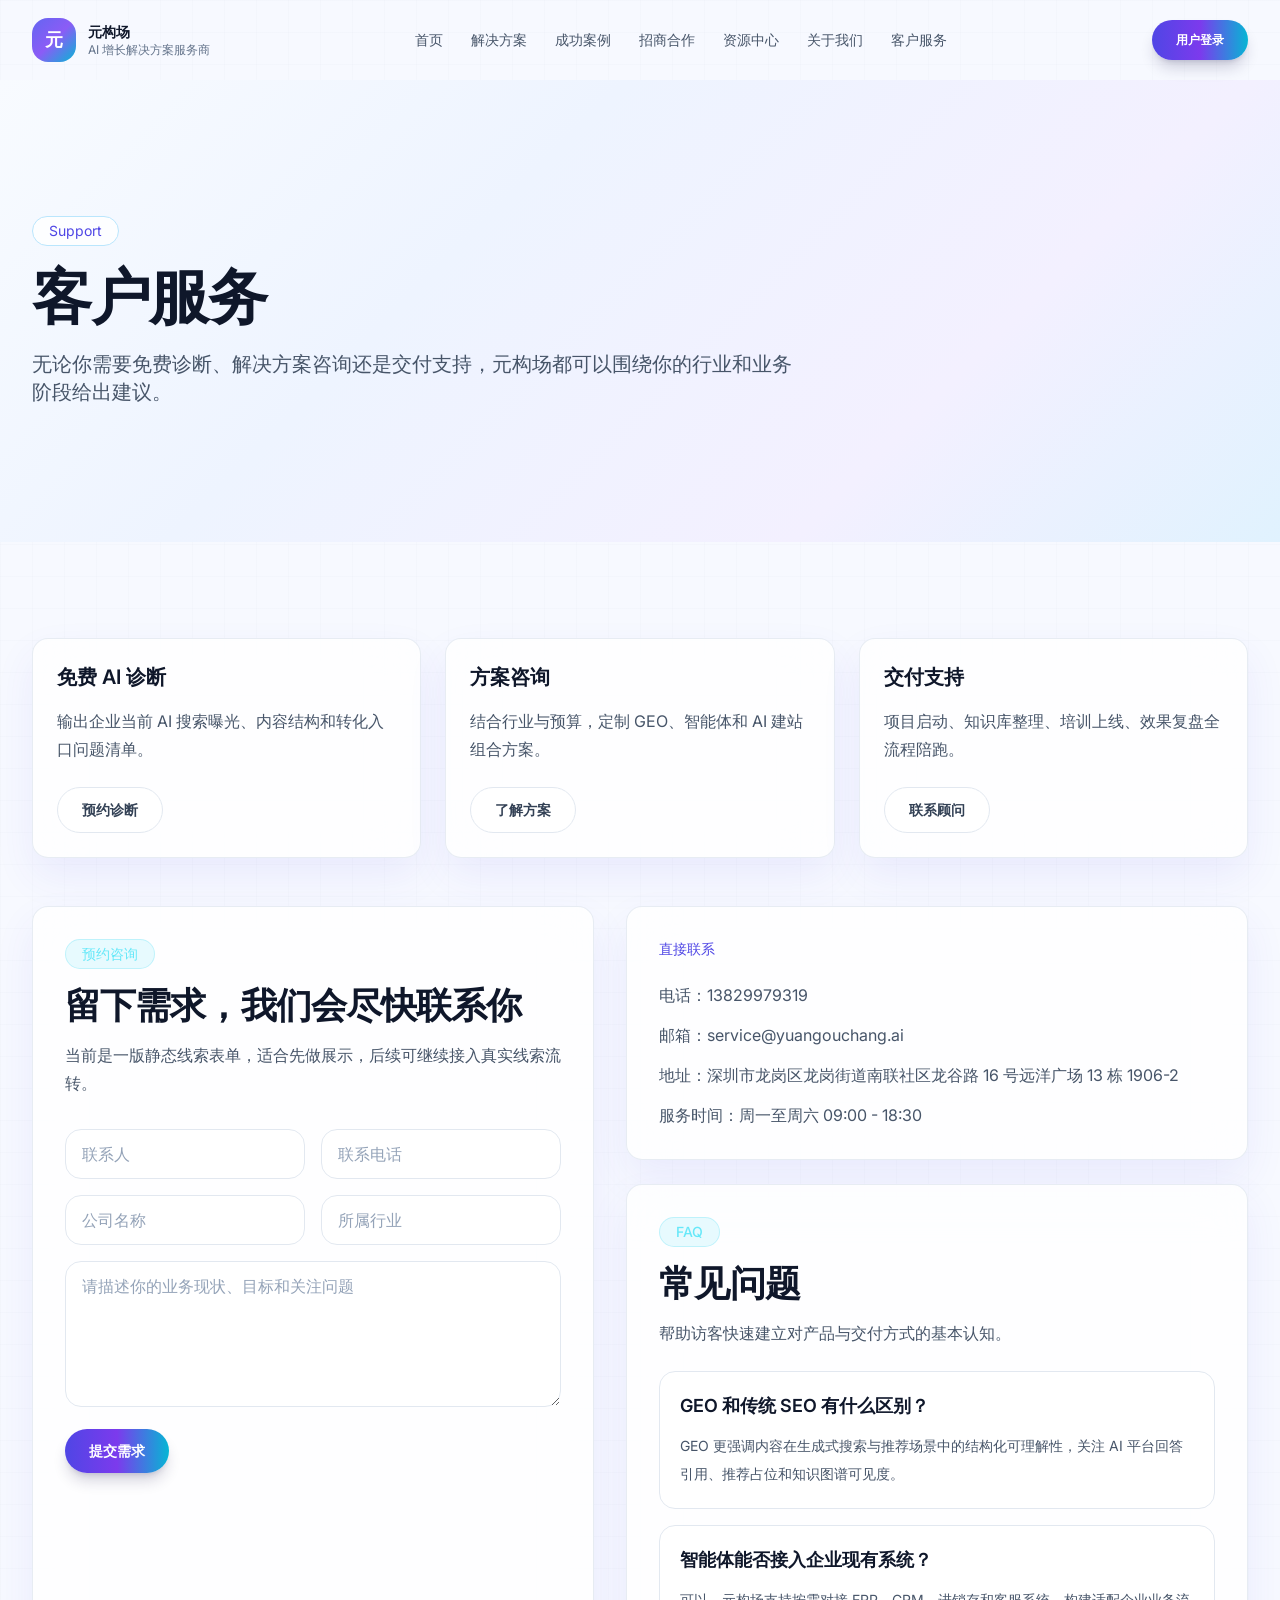
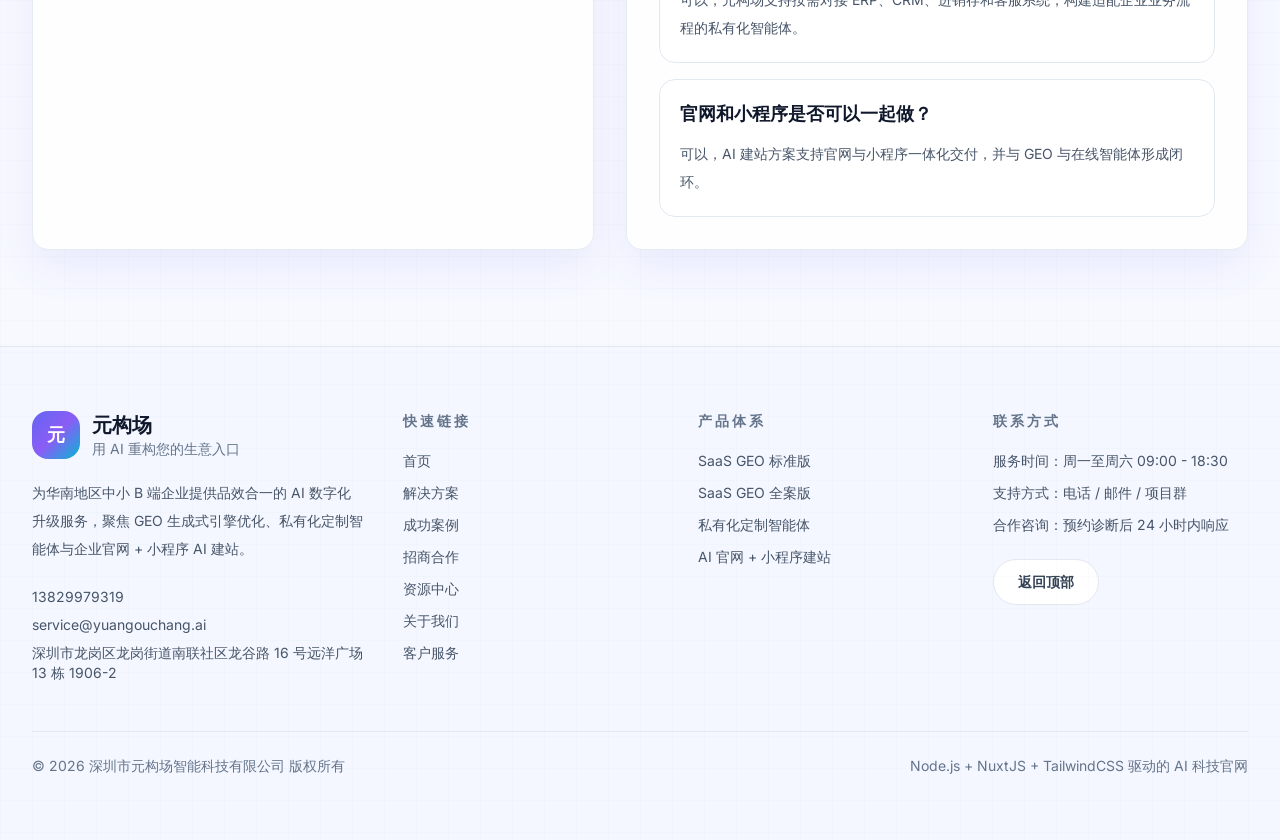
<file: support/index.html>
<!DOCTYPE html><html><head><meta charset="utf-8"><meta name="viewport" content="width=device-width, initial-scale=1"><title>客户服务 | 元构场智能科技</title><link rel="preconnect" href="https://fonts.googleapis.com"><link rel="preconnect" href="https://fonts.gstatic.com" crossorigin><link rel="stylesheet" href="https://fonts.googleapis.com/css2?family=Inter:wght@400;500;600;700;800&display=swap"><link rel="stylesheet" href="/_nuxt/entry.Yz34FRP7.css" crossorigin><link rel="preload" as="fetch" crossorigin="anonymous" href="/support/_payload.json?abd4e509-36e8-41f1-ad02-b2e008f52acc"><link rel="modulepreload" as="script" crossorigin href="/_nuxt/B3jGc5Eu.js"><link rel="modulepreload" as="script" crossorigin href="/_nuxt/BafYOyKr.js"><link rel="modulepreload" as="script" crossorigin href="/_nuxt/KUqY1mNp.js"><link rel="modulepreload" as="script" crossorigin href="/_nuxt/BbCu6Sox.js"><link rel="modulepreload" as="script" crossorigin href="/_nuxt/CCMZnm8b.js"><link rel="modulepreload" as="script" crossorigin href="/_nuxt/oriEEnln.js"><link rel="modulepreload" as="script" crossorigin href="/_nuxt/BZ3_0iXC.js"><link rel="modulepreload" as="script" crossorigin href="/_nuxt/Bt8_TRPI.js"><script type="module" src="/_nuxt/B3jGc5Eu.js" crossorigin></script><link rel="prefetch" as="script" crossorigin href="/_nuxt/DRc_zOxX.js"><link rel="prefetch" as="script" crossorigin href="/_nuxt/I2kGd5if.js"><meta name="description" content="元构场提供免费 AI 诊断、方案咨询、项目支持与常见问题解答。"><meta name="theme-color" content="#0f172a"><script id="unhead:payload" type="application/json">{"titleTemplate":"%s | 元构场智能科技"}</script></head><body><div id="__nuxt"><!--[--><div class="nuxt-loading-indicator" style="position:fixed;top:0;right:0;left:0;pointer-events:none;width:auto;height:3px;opacity:0;background:linear-gradient(90deg, #4f46e5, #7c3aed, #06b6d4);background-size:0% auto;transform:scaleX(0%);transform-origin:left;transition:transform 0.1s, height 0.4s, opacity 0.4s;z-index:999999;"></div><div class="relative min-h-screen overflow-x-hidden bg-[#f7f9ff] text-slate-900"><div class="pointer-events-none absolute inset-0 grid-overlay opacity-40"></div><header class="fixed inset-x-0 top-0 z-50 transition-all duration-300 bg-transparent"><div class="site-container"><div class="flex h-20 items-center justify-between gap-4"><a href="/" class="flex items-center gap-3"><div class="flex h-11 w-11 items-center justify-center rounded-2xl bg-gradient-to-br from-indigo-500 via-violet-500 to-cyan-500 text-lg font-extrabold text-white"> 元 </div><div><div class="text-sm font-semibold text-slate-900">元构场</div><div class="text-xs text-slate-500"> AI 增长解决方案服务商 </div></div></a><nav class="hidden items-center gap-7 lg:flex"><!--[--><a href="/" class="text-sm text-slate-600 hover:text-indigo-600">首页</a><a href="/solutions" class="text-sm text-slate-600 hover:text-indigo-600">解决方案</a><a href="/cases" class="text-sm text-slate-600 hover:text-indigo-600">成功案例</a><a href="/partnership" class="text-sm text-slate-600 hover:text-indigo-600">招商合作</a><a href="/resources" class="text-sm text-slate-600 hover:text-indigo-600">资源中心</a><a href="/about" class="text-sm text-slate-600 hover:text-indigo-600">关于我们</a><a aria-current="page" href="/support" class="router-link-active router-link-exact-active text-sm text-slate-600 hover:text-indigo-600 text-indigo-600">客户服务</a><!--]--></nav><div class="hidden items-center gap-3 lg:flex"><a aria-current="page" href="/support" class="router-link-active router-link-exact-active btn-primary text-xs"> 用户登录 </a></div><button type="button" class="inline-flex h-11 w-11 items-center justify-center rounded-full border border-slate-200 bg-white/90 text-slate-700 lg:hidden" aria-label="切换导航"><span class="space-y-1.5"><span class="block h-0.5 w-5 bg-current"></span><span class="block h-0.5 w-5 bg-current"></span><span class="block h-0.5 w-5 bg-current"></span></span></button></div></div><!----></header><main class="relative pt-20"><!--[--><div><section class="hero-gradient noise-mask relative overflow-hidden"><div class="site-container section-shell relative"><div class="max-w-4xl py-10"><p class="mb-5 inline-flex rounded-full border border-sky-200 bg-white/85 px-4 py-1 text-sm text-indigo-600">Support</p><h1 class="title-xl">客户服务</h1><p class="mt-6 max-w-3xl text-lg leading-8 text-slate-600 sm:text-xl">无论你需要免费诊断、解决方案咨询还是交付支持，元构场都可以围绕你的行业和业务阶段给出建议。</p></div></div></section><section class="section-shell"><div class="site-container"><div class="grid gap-6 xl:grid-cols-3"><!--[--><div class="glass-panel h-full p-6"><h3 class="text-xl font-semibold text-slate-900">免费 AI 诊断</h3><p class="text-muted mt-4">输出企业当前 AI 搜索曝光、内容结构和转化入口问题清单。</p><button type="button" class="btn-secondary mt-6">预约诊断</button></div><div class="glass-panel h-full p-6"><h3 class="text-xl font-semibold text-slate-900">方案咨询</h3><p class="text-muted mt-4">结合行业与预算，定制 GEO、智能体和 AI 建站组合方案。</p><button type="button" class="btn-secondary mt-6">了解方案</button></div><div class="glass-panel h-full p-6"><h3 class="text-xl font-semibold text-slate-900">交付支持</h3><p class="text-muted mt-4">项目启动、知识库整理、培训上线、效果复盘全流程陪跑。</p><button type="button" class="btn-secondary mt-6">联系顾问</button></div><!--]--></div><div class="mt-12 grid gap-8 xl:grid-cols-[0.95fr_1.05fr]"><div class="glass-panel p-8"><div class="max-w-3xl"><p class="mb-4 inline-flex rounded-full border border-cyan-400/20 bg-cyan-400/10 px-4 py-1 text-sm font-medium text-cyan-300">预约咨询</p><h2 class="title-lg">留下需求，我们会尽快联系你</h2><p class="text-muted mt-4">当前是一版静态线索表单，适合先做展示，后续可继续接入真实线索流转。</p></div><form class="mt-8 space-y-4"><div class="grid gap-4 sm:grid-cols-2"><input value="" type="text" placeholder="联系人" class="rounded-2xl border border-slate-200 bg-white px-4 py-3 text-slate-900 outline-none placeholder:text-slate-400 focus:border-cyan-400/60"><input value="" type="text" placeholder="联系电话" class="rounded-2xl border border-slate-200 bg-white px-4 py-3 text-slate-900 outline-none placeholder:text-slate-400 focus:border-cyan-400/60"></div><div class="grid gap-4 sm:grid-cols-2"><input value="" type="text" placeholder="公司名称" class="rounded-2xl border border-slate-200 bg-white px-4 py-3 text-slate-900 outline-none placeholder:text-slate-400 focus:border-cyan-400/60"><input value="" type="text" placeholder="所属行业" class="rounded-2xl border border-slate-200 bg-white px-4 py-3 text-slate-900 outline-none placeholder:text-slate-400 focus:border-cyan-400/60"></div><textarea rows="5" placeholder="请描述你的业务现状、目标和关注问题" class="w-full rounded-2xl border border-slate-200 bg-white px-4 py-3 text-slate-900 outline-none placeholder:text-slate-400 focus:border-cyan-400/60"></textarea><button type="submit" class="btn-primary"> 提交需求 </button><!----></form></div><div class="space-y-6"><div class="glass-panel p-8"><p class="text-sm text-indigo-600">直接联系</p><div class="mt-6 space-y-4 text-base text-slate-600"><p>电话：13829979319</p><p>邮箱：service@yuangouchang.ai</p><p>地址：深圳市龙岗区龙岗街道南联社区龙谷路 16 号远洋广场 13 栋 1906-2</p><p>服务时间：周一至周六 09:00 - 18:30</p></div></div><div class="glass-panel p-8"><div class="max-w-3xl"><p class="mb-4 inline-flex rounded-full border border-cyan-400/20 bg-cyan-400/10 px-4 py-1 text-sm font-medium text-cyan-300">FAQ</p><h2 class="title-lg">常见问题</h2><p class="text-muted mt-4">帮助访客快速建立对产品与交付方式的基本认知。</p></div><div class="mt-6 space-y-4"><!--[--><div class="rounded-2xl border border-slate-200 bg-white p-5"><h3 class="text-lg font-semibold text-slate-900">GEO 和传统 SEO 有什么区别？</h3><p class="mt-3 text-sm leading-7 text-slate-600">GEO 更强调内容在生成式搜索与推荐场景中的结构化可理解性，关注 AI 平台回答引用、推荐占位和知识图谱可见度。</p></div><div class="rounded-2xl border border-slate-200 bg-white p-5"><h3 class="text-lg font-semibold text-slate-900">智能体能否接入企业现有系统？</h3><p class="mt-3 text-sm leading-7 text-slate-600">可以，元构场支持按需对接 ERP、CRM、进销存和客服系统，构建适配企业业务流程的私有化智能体。</p></div><div class="rounded-2xl border border-slate-200 bg-white p-5"><h3 class="text-lg font-semibold text-slate-900">官网和小程序是否可以一起做？</h3><p class="mt-3 text-sm leading-7 text-slate-600">可以，AI 建站方案支持官网与小程序一体化交付，并与 GEO 与在线智能体形成闭环。</p></div><!--]--></div></div></div></div></div></section></div><!--]--></main><footer class="border-t border-slate-200 bg-[#f4f7ff]"><div class="site-container py-16"><div class="grid gap-10 lg:grid-cols-[1.3fr_1fr_1fr_1fr]"><div><div class="flex items-center gap-3"><div class="flex h-12 w-12 items-center justify-center rounded-2xl bg-gradient-to-br from-indigo-500 via-violet-500 to-cyan-500 text-lg font-extrabold text-white"> 元 </div><div><h3 class="text-xl font-bold text-slate-900">元构场</h3><p class="text-sm text-slate-500">用 AI 重构您的生意入口</p></div></div><p class="mt-5 max-w-md text-sm leading-7 text-slate-600">为华南地区中小 B 端企业提供品效合一的 AI 数字化升级服务，聚焦 GEO 生成式引擎优化、私有化定制智能体与企业官网 + 小程序 AI 建站。</p><div class="mt-6 space-y-2 text-sm text-slate-600"><p>13829979319</p><p>service@yuangouchang.ai</p><p>深圳市龙岗区龙岗街道南联社区龙谷路 16 号远洋广场 13 栋 1906-2</p></div></div><div><h4 class="text-sm font-semibold uppercase tracking-[0.2em] text-slate-500"> 快速链接 </h4><div class="mt-5 space-y-3"><!--[--><a href="/" class="block text-sm text-slate-600 hover:text-indigo-600">首页</a><a href="/solutions" class="block text-sm text-slate-600 hover:text-indigo-600">解决方案</a><a href="/cases" class="block text-sm text-slate-600 hover:text-indigo-600">成功案例</a><a href="/partnership" class="block text-sm text-slate-600 hover:text-indigo-600">招商合作</a><a href="/resources" class="block text-sm text-slate-600 hover:text-indigo-600">资源中心</a><a href="/about" class="block text-sm text-slate-600 hover:text-indigo-600">关于我们</a><a aria-current="page" href="/support" class="router-link-active router-link-exact-active block text-sm text-slate-600 hover:text-indigo-600">客户服务</a><!--]--></div></div><div><h4 class="text-sm font-semibold uppercase tracking-[0.2em] text-slate-500"> 产品体系 </h4><div class="mt-5 space-y-3"><!--[--><p class="text-sm text-slate-600">SaaS GEO 标准版</p><p class="text-sm text-slate-600">SaaS GEO 全案版</p><p class="text-sm text-slate-600">私有化定制智能体</p><p class="text-sm text-slate-600">AI 官网 + 小程序建站</p><!--]--></div></div><div><h4 class="text-sm font-semibold uppercase tracking-[0.2em] text-slate-500"> 联系方式 </h4><div class="mt-5 space-y-3 text-sm text-slate-600"><p>服务时间：周一至周六 09:00 - 18:30</p><p>支持方式：电话 / 邮件 / 项目群</p><p>合作咨询：预约诊断后 24 小时内响应</p></div><button type="button" class="btn-secondary mt-6"> 返回顶部 </button></div></div><div class="mt-12 flex flex-col gap-4 border-t border-slate-200 pt-6 text-sm text-slate-500 lg:flex-row lg:items-center lg:justify-between"><p>© 2026 深圳市元构场智能科技有限公司 版权所有</p><p>Node.js + NuxtJS + TailwindCSS 驱动的 AI 科技官网</p></div></div></footer></div><!--]--></div><div id="teleports"></div><script>window.__NUXT__={};window.__NUXT__.config={public:{},app:{baseURL:"/",buildId:"abd4e509-36e8-41f1-ad02-b2e008f52acc",buildAssetsDir:"/_nuxt/",cdnURL:""}}</script><script type="application/json" data-nuxt-data="nuxt-app" data-ssr="true" id="__NUXT_DATA__" data-src="/support/_payload.json?abd4e509-36e8-41f1-ad02-b2e008f52acc">[{"state":1,"once":3,"_errors":4,"serverRendered":6,"path":7,"prerenderedAt":8},["Reactive",2],{},["Set"],["ShallowReactive",5],{},true,"\u002Fsupport",1782891055493]</script></body></html>
</file>
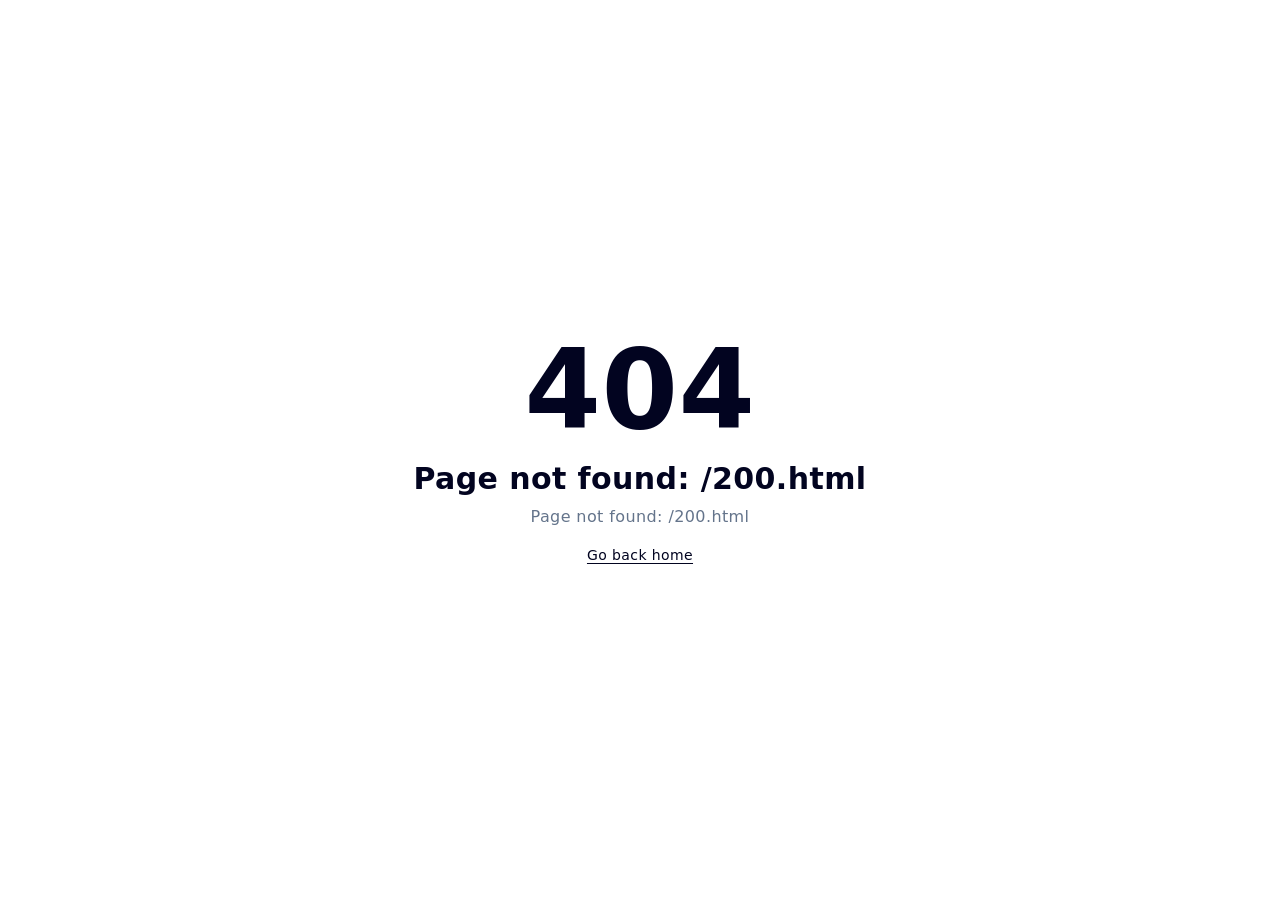
<file: 200.html>
<!DOCTYPE html><html><head><meta charset="utf-8"><meta name="viewport" content="width=device-width, initial-scale=1"><title>元构场智能科技 | 元构场智能科技</title><link rel="preconnect" href="https://fonts.googleapis.com"><link rel="preconnect" href="https://fonts.gstatic.com" crossorigin><link rel="stylesheet" href="https://fonts.googleapis.com/css2?family=Inter:wght@400;500;600;700;800&display=swap"><link rel="stylesheet" href="/_nuxt/entry.Yz34FRP7.css" crossorigin><link rel="modulepreload" as="script" crossorigin href="/_nuxt/B3jGc5Eu.js"><script type="module" src="/_nuxt/B3jGc5Eu.js" crossorigin></script><link rel="prefetch" as="script" crossorigin href="/_nuxt/BafYOyKr.js"><link rel="prefetch" as="script" crossorigin href="/_nuxt/KUqY1mNp.js"><link rel="prefetch" as="script" crossorigin href="/_nuxt/BbCu6Sox.js"><link rel="prefetch" as="script" crossorigin href="/_nuxt/DRc_zOxX.js"><link rel="prefetch" as="script" crossorigin href="/_nuxt/Bt8_TRPI.js"><link rel="prefetch" as="script" crossorigin href="/_nuxt/I2kGd5if.js"><meta name="description" content="深圳市元构场智能科技有限公司，提供 GEO 生成式引擎优化、私有化定制智能体与官网小程序 AI 建站一体化解决方案。"><meta name="theme-color" content="#0f172a"><script id="unhead:payload" type="application/json">{"title":"元构场智能科技","titleTemplate":"%s | 元构场智能科技"}</script></head><body><div id="__nuxt"></div><div id="teleports"></div><script>window.__NUXT__={};window.__NUXT__.config={public:{},app:{baseURL:"/",buildId:"abd4e509-36e8-41f1-ad02-b2e008f52acc",buildAssetsDir:"/_nuxt/",cdnURL:""}}</script><script type="application/json" data-nuxt-data="nuxt-app" data-ssr="false" id="__NUXT_DATA__">[{"prerenderedAt":1,"serverRendered":2},1782891055356,false]</script></body></html>
</file>
<file: _nuxt/entry.Yz34FRP7.css>
*,::backdrop,:after,:before{--tw-border-spacing-x:0;--tw-border-spacing-y:0;--tw-translate-x:0;--tw-translate-y:0;--tw-rotate:0;--tw-skew-x:0;--tw-skew-y:0;--tw-scale-x:1;--tw-scale-y:1;--tw-pan-x: ;--tw-pan-y: ;--tw-pinch-zoom: ;--tw-scroll-snap-strictness:proximity;--tw-gradient-from-position: ;--tw-gradient-via-position: ;--tw-gradient-to-position: ;--tw-ordinal: ;--tw-slashed-zero: ;--tw-numeric-figure: ;--tw-numeric-spacing: ;--tw-numeric-fraction: ;--tw-ring-inset: ;--tw-ring-offset-width:0px;--tw-ring-offset-color:#fff;--tw-ring-color:#3b82f680;--tw-ring-offset-shadow:0 0 #0000;--tw-ring-shadow:0 0 #0000;--tw-shadow:0 0 #0000;--tw-shadow-colored:0 0 #0000;--tw-blur: ;--tw-brightness: ;--tw-contrast: ;--tw-grayscale: ;--tw-hue-rotate: ;--tw-invert: ;--tw-saturate: ;--tw-sepia: ;--tw-drop-shadow: ;--tw-backdrop-blur: ;--tw-backdrop-brightness: ;--tw-backdrop-contrast: ;--tw-backdrop-grayscale: ;--tw-backdrop-hue-rotate: ;--tw-backdrop-invert: ;--tw-backdrop-opacity: ;--tw-backdrop-saturate: ;--tw-backdrop-sepia: ;--tw-contain-size: ;--tw-contain-layout: ;--tw-contain-paint: ;--tw-contain-style: }:host,html{line-height:1.5;-webkit-text-size-adjust:100%;tab-size:4;font-family:ui-sans-serif,system-ui,sans-serif,Apple Color Emoji,Segoe UI Emoji,Segoe UI Symbol,Noto Color Emoji;font-feature-settings:normal;font-variation-settings:normal;-webkit-tap-highlight-color:transparent}sub,sup{font-size:75%;line-height:0;position:relative;vertical-align:initial}button,input:where([type=button]),input:where([type=reset]),input:where([type=submit]){-webkit-appearance:button;background-color:initial;background-image:none}progress{vertical-align:initial}.bg-transparent{background-color:initial}.bg-\[radial-gradient\(circle_at_top_right\,rgba\(79\,70\,229\,0\.12\)\,transparent_16\%\)\,radial-gradient\(circle_at_left\,rgba\(14\,165\,233\,0\.12\)\,transparent_22\%\)\]{background-image:radial-gradient(circle at top right,#4f46e51f,#0000 16%),radial-gradient(circle at left,#0ea5e91f,#0000 22%)}.from-indigo-500{--tw-gradient-from:#6366f1 var(--tw-gradient-from-position);--tw-gradient-to:#6366f100 var(--tw-gradient-to-position);--tw-gradient-stops:var(--tw-gradient-from),var(--tw-gradient-to)}.from-indigo-500\/10{--tw-gradient-from:#6366f11a var(--tw-gradient-from-position);--tw-gradient-to:#6366f100 var(--tw-gradient-to-position);--tw-gradient-stops:var(--tw-gradient-from),var(--tw-gradient-to)}.from-indigo-500\/20{--tw-gradient-from:#6366f133 var(--tw-gradient-from-position);--tw-gradient-to:#6366f100 var(--tw-gradient-to-position);--tw-gradient-stops:var(--tw-gradient-from),var(--tw-gradient-to)}.via-transparent{--tw-gradient-to:#0000 var(--tw-gradient-to-position);--tw-gradient-stops:var(--tw-gradient-from),#0000 var(--tw-gradient-via-position),var(--tw-gradient-to)}.via-violet-500{--tw-gradient-to:#8b5cf600 var(--tw-gradient-to-position);--tw-gradient-stops:var(--tw-gradient-from),#8b5cf6 var(--tw-gradient-via-position),var(--tw-gradient-to)}.to-cyan-400\/20{--tw-gradient-to:#22d3ee33 var(--tw-gradient-to-position)}.to-cyan-500\/10{--tw-gradient-to:#06b6d41a var(--tw-gradient-to-position)}.to-cyan-500\/20{--tw-gradient-to:#06b6d433 var(--tw-gradient-to-position)}.shadow-cyan-500\/10{--tw-shadow-color:#06b6d41a;--tw-shadow:var(--tw-shadow-colored)}.outline-none{outline:2px solid #0000;outline-offset:2px}*,:after,:before{--tw-border-spacing-x:0;--tw-border-spacing-y:0;--tw-translate-x:0;--tw-translate-y:0;--tw-rotate:0;--tw-skew-x:0;--tw-skew-y:0;--tw-scale-x:1;--tw-scale-y:1;--tw-pan-x: ;--tw-pan-y: ;--tw-pinch-zoom: ;--tw-scroll-snap-strictness:proximity;--tw-gradient-from-position: ;--tw-gradient-via-position: ;--tw-gradient-to-position: ;--tw-ordinal: ;--tw-slashed-zero: ;--tw-numeric-figure: ;--tw-numeric-spacing: ;--tw-numeric-fraction: ;--tw-ring-inset: ;--tw-ring-offset-width:0px;--tw-ring-offset-color:#fff;--tw-ring-color:rgba(59,130,246,.5);--tw-ring-offset-shadow:0 0 #0000;--tw-ring-shadow:0 0 #0000;--tw-shadow:0 0 #0000;--tw-shadow-colored:0 0 #0000;--tw-blur: ;--tw-brightness: ;--tw-contrast: ;--tw-grayscale: ;--tw-hue-rotate: ;--tw-invert: ;--tw-saturate: ;--tw-sepia: ;--tw-drop-shadow: ;--tw-backdrop-blur: ;--tw-backdrop-brightness: ;--tw-backdrop-contrast: ;--tw-backdrop-grayscale: ;--tw-backdrop-hue-rotate: ;--tw-backdrop-invert: ;--tw-backdrop-opacity: ;--tw-backdrop-saturate: ;--tw-backdrop-sepia: ;--tw-contain-size: ;--tw-contain-layout: ;--tw-contain-paint: ;--tw-contain-style: }::backdrop{--tw-border-spacing-x:0;--tw-border-spacing-y:0;--tw-translate-x:0;--tw-translate-y:0;--tw-rotate:0;--tw-skew-x:0;--tw-skew-y:0;--tw-scale-x:1;--tw-scale-y:1;--tw-pan-x: ;--tw-pan-y: ;--tw-pinch-zoom: ;--tw-scroll-snap-strictness:proximity;--tw-gradient-from-position: ;--tw-gradient-via-position: ;--tw-gradient-to-position: ;--tw-ordinal: ;--tw-slashed-zero: ;--tw-numeric-figure: ;--tw-numeric-spacing: ;--tw-numeric-fraction: ;--tw-ring-inset: ;--tw-ring-offset-width:0px;--tw-ring-offset-color:#fff;--tw-ring-color:rgba(59,130,246,.5);--tw-ring-offset-shadow:0 0 #0000;--tw-ring-shadow:0 0 #0000;--tw-shadow:0 0 #0000;--tw-shadow-colored:0 0 #0000;--tw-blur: ;--tw-brightness: ;--tw-contrast: ;--tw-grayscale: ;--tw-hue-rotate: ;--tw-invert: ;--tw-saturate: ;--tw-sepia: ;--tw-drop-shadow: ;--tw-backdrop-blur: ;--tw-backdrop-brightness: ;--tw-backdrop-contrast: ;--tw-backdrop-grayscale: ;--tw-backdrop-hue-rotate: ;--tw-backdrop-invert: ;--tw-backdrop-opacity: ;--tw-backdrop-saturate: ;--tw-backdrop-sepia: ;--tw-contain-size: ;--tw-contain-layout: ;--tw-contain-paint: ;--tw-contain-style: }*,:after,:before{box-sizing:border-box;border:0 solid #e5e7eb}:after,:before{--tw-content:""}:host,html{line-height:1.5;-webkit-text-size-adjust:100%;-moz-tab-size:4;-o-tab-size:4;tab-size:4;font-family:ui-sans-serif,system-ui,sans-serif,Apple Color Emoji,Segoe UI Emoji,Segoe UI Symbol,Noto Color Emoji;font-feature-settings:normal;font-variation-settings:normal;-webkit-tap-highlight-color:transparent}body{margin:0;line-height:inherit}hr{height:0;color:inherit;border-top-width:1px}abbr:where([title]){-webkit-text-decoration:underline dotted;text-decoration:underline dotted}h1,h2,h3,h4,h5,h6{font-size:inherit;font-weight:inherit}a{color:inherit;text-decoration:inherit}b,strong{font-weight:bolder}code,kbd,pre,samp{font-family:ui-monospace,SFMono-Regular,Menlo,Monaco,Consolas,Liberation Mono,Courier New,monospace;font-feature-settings:normal;font-variation-settings:normal;font-size:1em}small{font-size:80%}sub,sup{font-size:75%;line-height:0;position:relative;vertical-align:baseline}sub{bottom:-.25em}sup{top:-.5em}table{text-indent:0;border-color:inherit;border-collapse:collapse}button,input,optgroup,select,textarea{font-family:inherit;font-feature-settings:inherit;font-variation-settings:inherit;font-size:100%;font-weight:inherit;line-height:inherit;letter-spacing:inherit;color:inherit;margin:0;padding:0}button,select{text-transform:none}button,input:where([type=button]),input:where([type=reset]),input:where([type=submit]){-webkit-appearance:button;background-color:transparent;background-image:none}:-moz-focusring{outline:auto}:-moz-ui-invalid{box-shadow:none}progress{vertical-align:baseline}::-webkit-inner-spin-button,::-webkit-outer-spin-button{height:auto}[type=search]{-webkit-appearance:textfield;outline-offset:-2px}::-webkit-search-decoration{-webkit-appearance:none}::-webkit-file-upload-button{-webkit-appearance:button;font:inherit}summary{display:list-item}blockquote,dd,dl,figure,h1,h2,h3,h4,h5,h6,hr,p,pre{margin:0}fieldset{margin:0}fieldset,legend{padding:0}menu,ol,ul{list-style:none;margin:0;padding:0}dialog{padding:0}textarea{resize:vertical}input::-moz-placeholder,textarea::-moz-placeholder{opacity:1;color:#9ca3af}input::placeholder,textarea::placeholder{opacity:1;color:#9ca3af}[role=button],button{cursor:pointer}:disabled{cursor:default}audio,canvas,embed,iframe,img,object,svg,video{display:block;vertical-align:middle}img,video{max-width:100%;height:auto}[hidden]:where(:not([hidden=until-found])){display:none}*{border-color:#e2e8f01a}body{-webkit-font-smoothing:antialiased;-moz-osx-font-smoothing:grayscale}a{transition-property:color,background-color,border-color,text-decoration-color,fill,stroke;transition-timing-function:cubic-bezier(.4,0,.2,1);transition-duration:.3s}.site-container{margin-left:auto;margin-right:auto;width:100%;max-width:80rem;padding-left:1rem;padding-right:1rem}@media(min-width:640px){.site-container{padding-left:1.5rem;padding-right:1.5rem}}@media(min-width:1024px){.site-container{padding-left:2rem;padding-right:2rem}}.section-shell{padding-top:4rem;padding-bottom:4rem}@media(min-width:640px){.section-shell{padding-top:5rem;padding-bottom:5rem}}@media(min-width:1024px){.section-shell{padding-top:6rem;padding-bottom:6rem}}.glass-panel{border-radius:1rem;border-width:1px;border-color:#e2e8f0cc;background-color:#fffc;--tw-backdrop-blur:blur(24px);-webkit-backdrop-filter:var(--tw-backdrop-blur) var(--tw-backdrop-brightness) var(--tw-backdrop-contrast) var(--tw-backdrop-grayscale) var(--tw-backdrop-hue-rotate) var(--tw-backdrop-invert) var(--tw-backdrop-opacity) var(--tw-backdrop-saturate) var(--tw-backdrop-sepia);backdrop-filter:var(--tw-backdrop-blur) var(--tw-backdrop-brightness) var(--tw-backdrop-contrast) var(--tw-backdrop-grayscale) var(--tw-backdrop-hue-rotate) var(--tw-backdrop-invert) var(--tw-backdrop-opacity) var(--tw-backdrop-saturate) var(--tw-backdrop-sepia);box-shadow:var(--shadow-glow)}.hero-gradient{background:var(--gradient-hero)}.btn-primary{display:inline-flex;align-items:center;justify-content:center;border-radius:9999px;background-image:linear-gradient(to right,var(--tw-gradient-stops));--tw-gradient-from:#4f46e5 var(--tw-gradient-from-position);--tw-gradient-to:rgba(79,70,229,0) var(--tw-gradient-to-position);--tw-gradient-stops:var(--tw-gradient-from),var(--tw-gradient-to);--tw-gradient-to:rgba(124,58,237,0) var(--tw-gradient-to-position);--tw-gradient-stops:var(--tw-gradient-from),#7c3aed var(--tw-gradient-via-position),var(--tw-gradient-to);--tw-gradient-to:#06b6d4 var(--tw-gradient-to-position);padding:.75rem 1.5rem;font-size:.875rem;line-height:1.25rem;font-weight:600;--tw-text-opacity:1;color:rgb(255 255 255/var(--tw-text-opacity,1));--tw-shadow:0 10px 15px -3px rgba(0,0,0,.1),0 4px 6px -4px rgba(0,0,0,.1);--tw-shadow-colored:0 10px 15px -3px var(--tw-shadow-color),0 4px 6px -4px var(--tw-shadow-color);box-shadow:var(--tw-ring-offset-shadow,0 0 #0000),var(--tw-ring-shadow,0 0 #0000),var(--tw-shadow);--tw-shadow-color:rgba(30,27,75,.2);--tw-shadow:var(--tw-shadow-colored);transition-property:color,background-color,border-color,text-decoration-color,fill,stroke,opacity,box-shadow,transform,filter,backdrop-filter;transition-timing-function:cubic-bezier(.4,0,.2,1);transition-duration:.3s}.btn-primary:hover{--tw-translate-y:-.125rem;transform:translate(var(--tw-translate-x),var(--tw-translate-y)) rotate(var(--tw-rotate)) skew(var(--tw-skew-x)) skewY(var(--tw-skew-y)) scaleX(var(--tw-scale-x)) scaleY(var(--tw-scale-y));--tw-shadow-color:rgba(6,182,212,.2);--tw-shadow:var(--tw-shadow-colored)}.btn-secondary{display:inline-flex;align-items:center;justify-content:center;border-radius:9999px;border-width:1px;--tw-border-opacity:1;border-color:rgb(226 232 240/var(--tw-border-opacity,1));--tw-bg-opacity:1;background-color:rgb(255 255 255/var(--tw-bg-opacity,1));padding:.75rem 1.5rem;font-size:.875rem;line-height:1.25rem;font-weight:600;--tw-text-opacity:1;color:rgb(51 65 85/var(--tw-text-opacity,1));transition-property:color,background-color,border-color,text-decoration-color,fill,stroke,opacity,box-shadow,transform,filter,backdrop-filter;transition-timing-function:cubic-bezier(.4,0,.2,1);transition-duration:.3s}.btn-secondary:hover{--tw-border-opacity:1;border-color:rgb(199 210 254/var(--tw-border-opacity,1));--tw-bg-opacity:1;background-color:rgb(238 242 255/var(--tw-bg-opacity,1));--tw-text-opacity:1;color:rgb(67 56 202/var(--tw-text-opacity,1))}.title-xl{font-size:2.25rem;line-height:2.5rem;font-weight:800;letter-spacing:-.025em;--tw-text-opacity:1;color:rgb(15 23 42/var(--tw-text-opacity,1))}@media(min-width:640px){.title-xl{font-size:3rem;line-height:1}}@media(min-width:1024px){.title-xl{font-size:3.75rem;line-height:1}}.title-lg{font-size:1.875rem;line-height:2.25rem;font-weight:700;letter-spacing:-.025em;--tw-text-opacity:1;color:rgb(15 23 42/var(--tw-text-opacity,1))}@media(min-width:640px){.title-lg{font-size:2.25rem;line-height:2.5rem}}.title-md{font-size:1.25rem;line-height:1.75rem;font-weight:600;--tw-text-opacity:1;color:rgb(15 23 42/var(--tw-text-opacity,1))}@media(min-width:640px){.title-md{font-size:1.5rem;line-height:2rem}}.text-muted{font-size:1rem;line-height:1.75rem;--tw-text-opacity:1;color:rgb(71 85 105/var(--tw-text-opacity,1))}.grid-overlay{background-image:linear-gradient(rgba(148,163,184,.08) 1px,transparent 0),linear-gradient(90deg,rgba(148,163,184,.08) 1px,transparent 0);background-size:32px 32px}.pointer-events-none{pointer-events:none}.fixed{position:fixed}.absolute{position:absolute}.relative{position:relative}.sticky{position:sticky}.inset-0{inset:0}.inset-x-0{left:0;right:0}.top-0{top:0}.top-28{top:7rem}.z-50{z-index:50}.mx-auto{margin-left:auto;margin-right:auto}.mb-4{margin-bottom:1rem}.mb-5{margin-bottom:1.25rem}.mt-1{margin-top:.25rem}.mt-1\.5{margin-top:.375rem}.mt-10{margin-top:2.5rem}.mt-12{margin-top:3rem}.mt-16{margin-top:4rem}.mt-2{margin-top:.5rem}.mt-3{margin-top:.75rem}.mt-4{margin-top:1rem}.mt-5{margin-top:1.25rem}.mt-6{margin-top:1.5rem}.mt-8{margin-top:2rem}.block{display:block}.flex{display:flex}.inline-flex{display:inline-flex}.grid{display:grid}.hidden{display:none}.h-0\.5{height:.125rem}.h-11{height:2.75rem}.h-12{height:3rem}.h-14{height:3.5rem}.h-16{height:4rem}.h-2{height:.5rem}.h-2\.5{height:.625rem}.h-20{height:5rem}.h-7{height:1.75rem}.h-full{height:100%}.min-h-\[280px\]{min-height:280px}.min-h-\[84px\]{min-height:84px}.min-h-\[calc\(100vh-5rem\)\]{min-height:calc(100vh - 5rem)}.min-h-screen{min-height:100vh}.w-11{width:2.75rem}.w-12{width:3rem}.w-14{width:3.5rem}.w-16{width:4rem}.w-2{width:.5rem}.w-2\.5{width:.625rem}.w-5{width:1.25rem}.w-7{width:1.75rem}.w-8{width:2rem}.w-full{width:100%}.min-w-full{min-width:100%}.max-w-2xl{max-width:42rem}.max-w-3xl{max-width:48rem}.max-w-4xl{max-width:56rem}.max-w-md{max-width:28rem}.max-w-xl{max-width:36rem}.transform{transform:translate(var(--tw-translate-x),var(--tw-translate-y)) rotate(var(--tw-rotate)) skew(var(--tw-skew-x)) skewY(var(--tw-skew-y)) scaleX(var(--tw-scale-x)) scaleY(var(--tw-scale-y))}.flex-col{flex-direction:column}.flex-wrap{flex-wrap:wrap}.items-start{align-items:flex-start}.items-end{align-items:flex-end}.items-center{align-items:center}.justify-center{justify-content:center}.justify-between{justify-content:space-between}.gap-10{gap:2.5rem}.gap-12{gap:3rem}.gap-2{gap:.5rem}.gap-3{gap:.75rem}.gap-4{gap:1rem}.gap-6{gap:1.5rem}.gap-7{gap:1.75rem}.gap-8{gap:2rem}.space-y-1\.5>:not([hidden])~:not([hidden]){--tw-space-y-reverse:0;margin-top:calc(.375rem*(1 - var(--tw-space-y-reverse)));margin-bottom:calc(.375rem*var(--tw-space-y-reverse))}.space-y-2>:not([hidden])~:not([hidden]){--tw-space-y-reverse:0;margin-top:calc(.5rem*(1 - var(--tw-space-y-reverse)));margin-bottom:calc(.5rem*var(--tw-space-y-reverse))}.space-y-3>:not([hidden])~:not([hidden]){--tw-space-y-reverse:0;margin-top:calc(.75rem*(1 - var(--tw-space-y-reverse)));margin-bottom:calc(.75rem*var(--tw-space-y-reverse))}.space-y-4>:not([hidden])~:not([hidden]){--tw-space-y-reverse:0;margin-top:calc(1rem*(1 - var(--tw-space-y-reverse)));margin-bottom:calc(1rem*var(--tw-space-y-reverse))}.space-y-5>:not([hidden])~:not([hidden]){--tw-space-y-reverse:0;margin-top:calc(1.25rem*(1 - var(--tw-space-y-reverse)));margin-bottom:calc(1.25rem*var(--tw-space-y-reverse))}.space-y-6>:not([hidden])~:not([hidden]){--tw-space-y-reverse:0;margin-top:calc(1.5rem*(1 - var(--tw-space-y-reverse)));margin-bottom:calc(1.5rem*var(--tw-space-y-reverse))}.space-y-8>:not([hidden])~:not([hidden]){--tw-space-y-reverse:0;margin-top:calc(2rem*(1 - var(--tw-space-y-reverse)));margin-bottom:calc(2rem*var(--tw-space-y-reverse))}.overflow-hidden{overflow:hidden}.overflow-x-hidden{overflow-x:hidden}.rounded-2xl{border-radius:1rem}.rounded-\[1\.5rem\]{border-radius:1.5rem}.rounded-\[1\.75rem\]{border-radius:1.75rem}.rounded-\[2rem\]{border-radius:2rem}.rounded-full{border-radius:9999px}.border{border-width:1px}.border-b{border-bottom-width:1px}.border-t{border-top-width:1px}.border-cyan-200{--tw-border-opacity:1;border-color:rgb(165 243 252/var(--tw-border-opacity,1))}.border-cyan-400\/20{border-color:#22d3ee33}.border-cyan-400\/40{border-color:#22d3ee66}.border-emerald-400\/20{border-color:#34d39933}.border-sky-200{--tw-border-opacity:1;border-color:rgb(186 230 253/var(--tw-border-opacity,1))}.border-slate-200{--tw-border-opacity:1;border-color:rgb(226 232 240/var(--tw-border-opacity,1))}.border-slate-200\/80{border-color:#e2e8f0cc}.bg-\[\#f4f7ff\]{--tw-bg-opacity:1;background-color:rgb(244 247 255/var(--tw-bg-opacity,1))}.bg-\[\#f7f9ff\]{--tw-bg-opacity:1;background-color:rgb(247 249 255/var(--tw-bg-opacity,1))}.bg-current{background-color:currentColor}.bg-cyan-400{--tw-bg-opacity:1;background-color:rgb(34 211 238/var(--tw-bg-opacity,1))}.bg-cyan-400\/10{background-color:#22d3ee1a}.bg-cyan-50{--tw-bg-opacity:1;background-color:rgb(236 254 255/var(--tw-bg-opacity,1))}.bg-emerald-400\/10{background-color:#34d3991a}.bg-sky-50\/70{background-color:#f0f9ffb3}.bg-slate-300{--tw-bg-opacity:1;background-color:rgb(203 213 225/var(--tw-bg-opacity,1))}.bg-transparent{background-color:transparent}.bg-white{--tw-bg-opacity:1;background-color:rgb(255 255 255/var(--tw-bg-opacity,1))}.bg-white\/75{background-color:#ffffffbf}.bg-white\/80{background-color:#fffc}.bg-white\/85{background-color:#ffffffd9}.bg-white\/90{background-color:#ffffffe6}.bg-white\/95{background-color:#fffffff2}.bg-\[radial-gradient\(circle_at_top_right\,rgba\(79\,70\,229\,0\.12\)\,transparent_16\%\)\,radial-gradient\(circle_at_left\,rgba\(14\,165\,233\,0\.12\)\,transparent_22\%\)\]{background-image:radial-gradient(circle at top right,rgba(79,70,229,.12),transparent 16%),radial-gradient(circle at left,rgba(14,165,233,.12),transparent 22%)}.bg-gradient-to-br{background-image:linear-gradient(to bottom right,var(--tw-gradient-stops))}.from-indigo-500{--tw-gradient-from:#6366f1 var(--tw-gradient-from-position);--tw-gradient-to:rgba(99,102,241,0) var(--tw-gradient-to-position);--tw-gradient-stops:var(--tw-gradient-from),var(--tw-gradient-to)}.from-indigo-500\/10{--tw-gradient-from:rgba(99,102,241,.1) var(--tw-gradient-from-position);--tw-gradient-to:rgba(99,102,241,0) var(--tw-gradient-to-position);--tw-gradient-stops:var(--tw-gradient-from),var(--tw-gradient-to)}.from-indigo-500\/20{--tw-gradient-from:rgba(99,102,241,.2) var(--tw-gradient-from-position);--tw-gradient-to:rgba(99,102,241,0) var(--tw-gradient-to-position);--tw-gradient-stops:var(--tw-gradient-from),var(--tw-gradient-to)}.via-transparent{--tw-gradient-to:transparent var(--tw-gradient-to-position);--tw-gradient-stops:var(--tw-gradient-from),transparent var(--tw-gradient-via-position),var(--tw-gradient-to)}.via-violet-500{--tw-gradient-to:rgba(139,92,246,0) var(--tw-gradient-to-position);--tw-gradient-stops:var(--tw-gradient-from),#8b5cf6 var(--tw-gradient-via-position),var(--tw-gradient-to)}.to-cyan-400\/20{--tw-gradient-to:rgba(34,211,238,.2) var(--tw-gradient-to-position)}.to-cyan-500{--tw-gradient-to:#06b6d4 var(--tw-gradient-to-position)}.to-cyan-500\/10{--tw-gradient-to:rgba(6,182,212,.1) var(--tw-gradient-to-position)}.to-cyan-500\/20{--tw-gradient-to:rgba(6,182,212,.2) var(--tw-gradient-to-position)}.stroke-cyan-300{stroke:#67e8f9}.p-0{padding:0}.p-2{padding:.5rem}.p-4{padding:1rem}.p-5{padding:1.25rem}.p-6{padding:1.5rem}.p-7{padding:1.75rem}.p-8{padding:2rem}.px-3{padding-left:.75rem;padding-right:.75rem}.px-4{padding-left:1rem;padding-right:1rem}.px-5{padding-left:1.25rem;padding-right:1.25rem}.py-1{padding-top:.25rem;padding-bottom:.25rem}.py-10{padding-top:2.5rem;padding-bottom:2.5rem}.py-16{padding-top:4rem;padding-bottom:4rem}.py-2{padding-top:.5rem;padding-bottom:.5rem}.py-3{padding-top:.75rem;padding-bottom:.75rem}.py-4{padding-top:1rem;padding-bottom:1rem}.py-8{padding-top:2rem;padding-bottom:2rem}.pt-20{padding-top:5rem}.pt-5{padding-top:1.25rem}.pt-6{padding-top:1.5rem}.text-left{text-align:left}.text-center{text-align:center}.text-2xl{font-size:1.5rem;line-height:2rem}.text-3xl{font-size:1.875rem;line-height:2.25rem}.text-5xl{font-size:3rem;line-height:1}.text-base{font-size:1rem;line-height:1.5rem}.text-lg{font-size:1.125rem;line-height:1.75rem}.text-sm{font-size:.875rem;line-height:1.25rem}.text-xl{font-size:1.25rem;line-height:1.75rem}.text-xs{font-size:.75rem;line-height:1rem}.font-bold{font-weight:700}.font-extrabold{font-weight:800}.font-medium{font-weight:500}.font-semibold{font-weight:600}.uppercase{text-transform:uppercase}.leading-7{line-height:1.75rem}.leading-8{line-height:2rem}.tracking-\[0\.25em\]{letter-spacing:.25em}.tracking-\[0\.2em\]{letter-spacing:.2em}.text-cyan-300{--tw-text-opacity:1;color:rgb(103 232 249/var(--tw-text-opacity,1))}.text-cyan-600{--tw-text-opacity:1;color:rgb(8 145 178/var(--tw-text-opacity,1))}.text-cyan-700{--tw-text-opacity:1;color:rgb(14 116 144/var(--tw-text-opacity,1))}.text-emerald-300{--tw-text-opacity:1;color:rgb(110 231 183/var(--tw-text-opacity,1))}.text-emerald-600{--tw-text-opacity:1;color:rgb(5 150 105/var(--tw-text-opacity,1))}.text-indigo-600{--tw-text-opacity:1;color:rgb(79 70 229/var(--tw-text-opacity,1))}.text-slate-500{--tw-text-opacity:1;color:rgb(100 116 139/var(--tw-text-opacity,1))}.text-slate-600{--tw-text-opacity:1;color:rgb(71 85 105/var(--tw-text-opacity,1))}.text-slate-700{--tw-text-opacity:1;color:rgb(51 65 85/var(--tw-text-opacity,1))}.text-slate-900{--tw-text-opacity:1;color:rgb(15 23 42/var(--tw-text-opacity,1))}.text-white{--tw-text-opacity:1;color:rgb(255 255 255/var(--tw-text-opacity,1))}.opacity-40{opacity:.4}.shadow-cyan-500\/10{--tw-shadow-color:rgba(6,182,212,.1);--tw-shadow:var(--tw-shadow-colored)}.outline-none{outline:2px solid transparent;outline-offset:2px}.filter{filter:var(--tw-blur) var(--tw-brightness) var(--tw-contrast) var(--tw-grayscale) var(--tw-hue-rotate) var(--tw-invert) var(--tw-saturate) var(--tw-sepia) var(--tw-drop-shadow)}.backdrop-blur-xl{--tw-backdrop-blur:blur(24px);-webkit-backdrop-filter:var(--tw-backdrop-blur) var(--tw-backdrop-brightness) var(--tw-backdrop-contrast) var(--tw-backdrop-grayscale) var(--tw-backdrop-hue-rotate) var(--tw-backdrop-invert) var(--tw-backdrop-opacity) var(--tw-backdrop-saturate) var(--tw-backdrop-sepia);backdrop-filter:var(--tw-backdrop-blur) var(--tw-backdrop-brightness) var(--tw-backdrop-contrast) var(--tw-backdrop-grayscale) var(--tw-backdrop-hue-rotate) var(--tw-backdrop-invert) var(--tw-backdrop-opacity) var(--tw-backdrop-saturate) var(--tw-backdrop-sepia)}.transition{transition-property:color,background-color,border-color,text-decoration-color,fill,stroke,opacity,box-shadow,transform,filter,backdrop-filter;transition-timing-function:cubic-bezier(.4,0,.2,1);transition-duration:.15s}.transition-all{transition-property:all;transition-timing-function:cubic-bezier(.4,0,.2,1);transition-duration:.15s}.transition-transform{transition-property:transform;transition-timing-function:cubic-bezier(.4,0,.2,1);transition-duration:.15s}.duration-300{transition-duration:.3s}.duration-500{transition-duration:.5s}.ease-out{transition-timing-function:cubic-bezier(0,0,.2,1)}:root{--color-primary:#4f46e5;--color-primary-light:#818cf8;--color-secondary:#7c3aed;--color-accent:#06b6d4;--color-success:#10b981;--color-warning:#f59e0b;--color-dark:#1e293b;--color-dark-bg:#eff6ff;--color-gray:#64748b;--color-light:#fff;--gradient-hero:linear-gradient(135deg,#f8fbff,#eef4ff 36%,#f3f0ff 72%,#e0f2fe);--gradient-card:linear-gradient(180deg,hsla(0,0%,100%,.95),rgba(239,246,255,.92));--shadow-glow:0 18px 40px rgba(79,70,229,.08)}html{scroll-behavior:smooth}#__nuxt,body{min-height:100vh}body{font-family:Inter,PingFang SC,Microsoft YaHei,sans-serif;background:radial-gradient(circle at top,rgba(99,102,241,.12),transparent 32%),radial-gradient(circle at right,rgba(6,182,212,.1),transparent 24%),linear-gradient(180deg,#f8fbff,#f4f7ff 55%,#eef6ff);color:#0f172a}.layout-enter-active,.layout-leave-active,.page-enter-active,.page-leave-active{transition:opacity .35s ease,transform .35s ease}.layout-enter-from,.layout-leave-to,.page-enter-from,.page-leave-to{opacity:0;transform:translateY(10px)}.noise-mask:before{content:"";position:absolute;inset:0;background-image:radial-gradient(rgba(79,70,229,.08) .7px,transparent 0);background-size:14px 14px;opacity:.25;pointer-events:none}.text-gradient{background:linear-gradient(90deg,#4f46e5,#7c3aed,#0ea5e9);-webkit-background-clip:text;background-clip:text;color:transparent}::-webkit-scrollbar{width:10px}::-webkit-scrollbar-thumb{background:linear-gradient(180deg,#4f46e5d9,#06b6d4d9);border-radius:999px}::-webkit-scrollbar-track{background:#e2e8f0e6}.placeholder\:text-slate-400::-moz-placeholder{--tw-text-opacity:1;color:rgb(148 163 184/var(--tw-text-opacity,1))}.placeholder\:text-slate-400::placeholder{--tw-text-opacity:1;color:rgb(148 163 184/var(--tw-text-opacity,1))}.hover\:-translate-y-1:hover{--tw-translate-y:-.25rem;transform:translate(var(--tw-translate-x),var(--tw-translate-y)) rotate(var(--tw-rotate)) skew(var(--tw-skew-x)) skewY(var(--tw-skew-y)) scaleX(var(--tw-scale-x)) scaleY(var(--tw-scale-y))}.hover\:bg-slate-50:hover{--tw-bg-opacity:1;background-color:rgb(248 250 252/var(--tw-bg-opacity,1))}.hover\:text-indigo-600:hover{--tw-text-opacity:1;color:rgb(79 70 229/var(--tw-text-opacity,1))}.focus\:border-cyan-400\/60:focus{border-color:#22d3ee99}@media(min-width:640px){.sm\:grid-cols-2{grid-template-columns:repeat(2,minmax(0,1fr))}.sm\:grid-cols-3{grid-template-columns:repeat(3,minmax(0,1fr))}.sm\:grid-cols-\[120px_1fr\]{grid-template-columns:120px 1fr}.sm\:p-10{padding:2.5rem}.sm\:p-12{padding:3rem}.sm\:text-4xl{font-size:2.25rem;line-height:2.5rem}.sm\:text-xl{font-size:1.25rem;line-height:1.75rem}}@media(min-width:768px){.md\:grid-cols-2{grid-template-columns:repeat(2,minmax(0,1fr))}.md\:grid-cols-5{grid-template-columns:repeat(5,minmax(0,1fr))}}@media(min-width:1024px){.lg\:flex{display:flex}.lg\:hidden{display:none}.lg\:grid-cols-2{grid-template-columns:repeat(2,minmax(0,1fr))}.lg\:grid-cols-3{grid-template-columns:repeat(3,minmax(0,1fr))}.lg\:grid-cols-4{grid-template-columns:repeat(4,minmax(0,1fr))}.lg\:grid-cols-\[0\.28fr_0\.72fr\]{grid-template-columns:.28fr .72fr}.lg\:grid-cols-\[1\.08fr_0\.92fr\]{grid-template-columns:1.08fr .92fr}.lg\:grid-cols-\[1\.3fr_1fr_1fr_1fr\]{grid-template-columns:1.3fr 1fr 1fr 1fr}.lg\:grid-cols-\[1fr_1fr\]{grid-template-columns:1fr 1fr}.lg\:flex-row{flex-direction:row}.lg\:items-center{align-items:center}.lg\:justify-between{justify-content:space-between}.lg\:p-8{padding:2rem}}@media(min-width:1280px){.xl\:grid-cols-3{grid-template-columns:repeat(3,minmax(0,1fr))}.xl\:grid-cols-4{grid-template-columns:repeat(4,minmax(0,1fr))}.xl\:grid-cols-\[0\.95fr_1\.05fr\]{grid-template-columns:.95fr 1.05fr}.xl\:grid-cols-\[1\.1fr_0\.9fr\]{grid-template-columns:1.1fr .9fr}.xl\:grid-cols-\[1fr_0\.9fr\]{grid-template-columns:1fr .9fr}}
</file>
